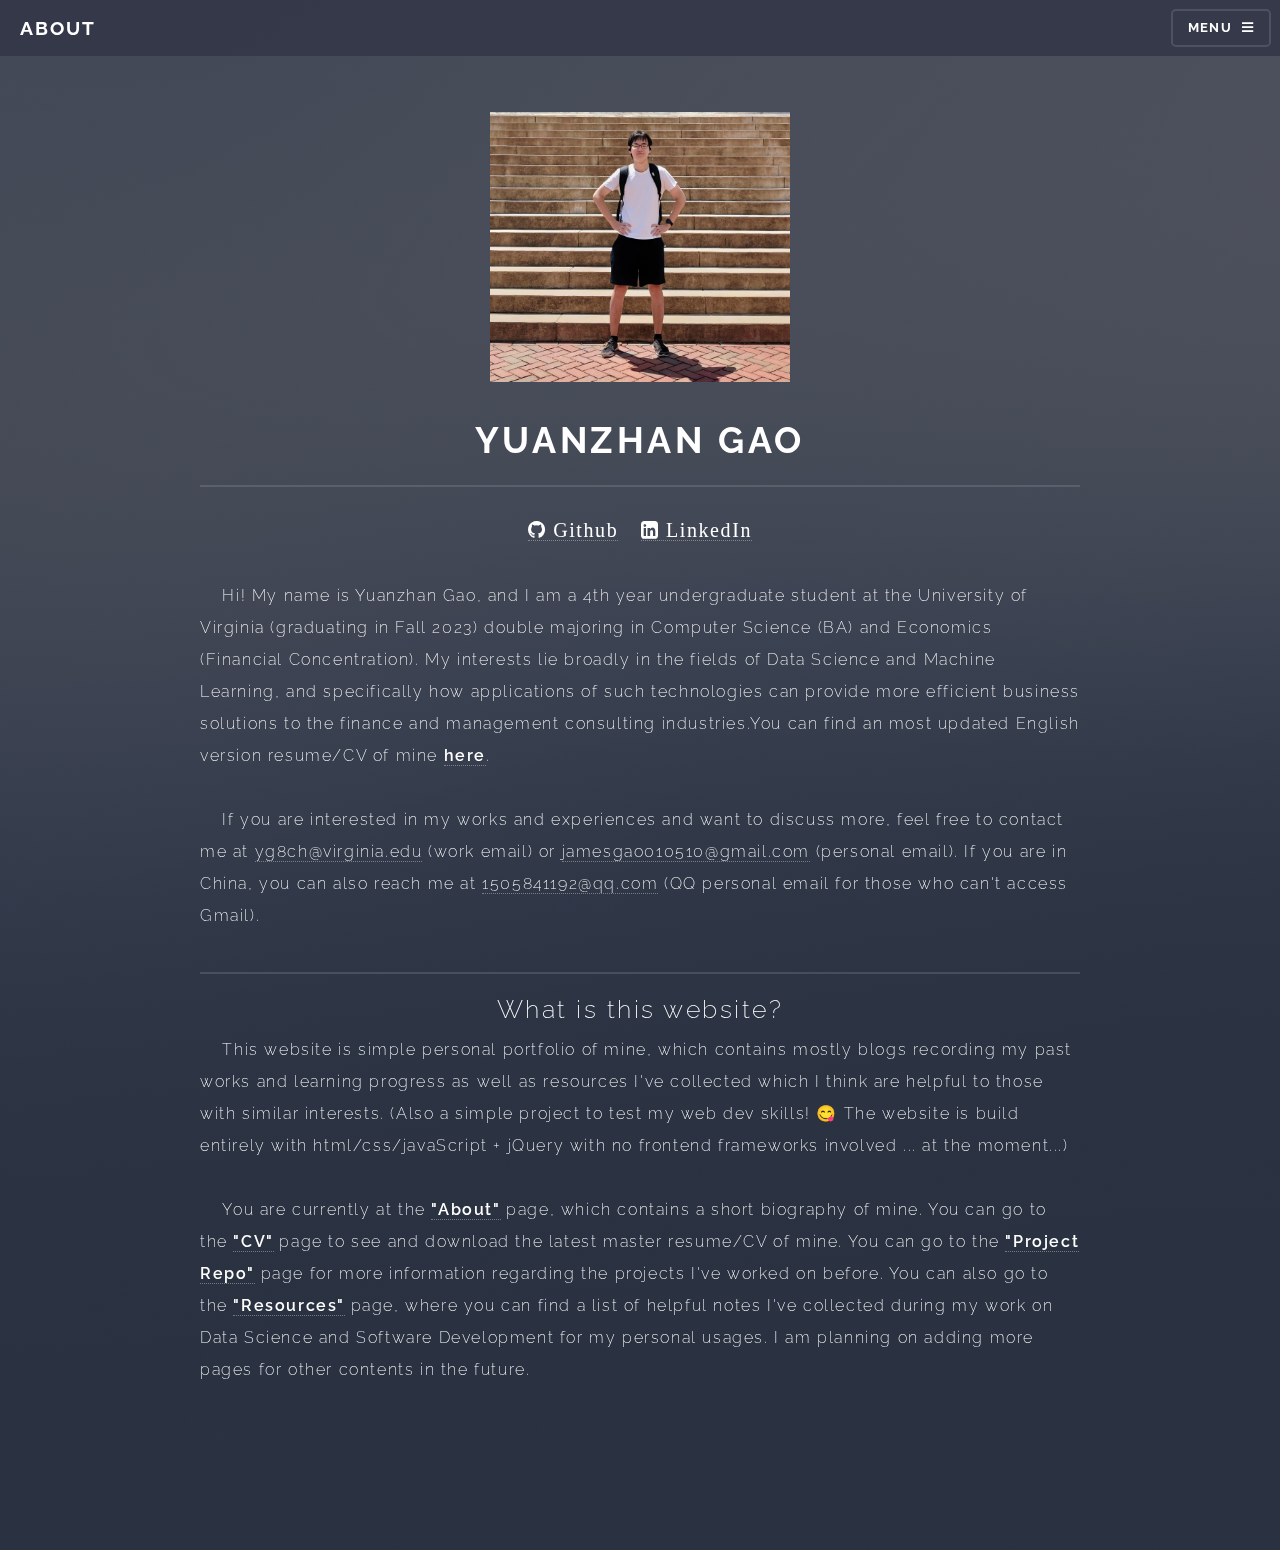
<file: index.html>
<!DOCTYPE HTML>
<!--
	Solid State by HTML5 UP
	html5up.net | @ajlkn
	Free for personal and commercial use under the CCA 3.0 license (html5up.net/license)
-->
<html>
<head>
    <title>Yuanzhan Gao | Home Page</title>
    <meta charset="utf-8"/>
    <meta name="viewport" content="width=device-width, initial-scale=1, user-scalable=no"/>
    <link rel="stylesheet" href="assets/css/main.css"/>
    <link rel="stylesheet" href="https://cdnjs.cloudflare.com/ajax/libs/font-awesome/4.7.0/css/font-awesome.min.css">
    <noscript>
        <link rel="stylesheet" href="assets/css/noscript.css"/>
    </noscript>


</head>

<body class="is-preload">

<!-- Page Wrapper -->
<div id="page-wrapper">

    <!-- Header -->
    <header id="header">
        <h2 lang="en">About</h2>
        <h2 lang="zh">关于我</h2>
        <nav>
            <a lang="en" href="#menu">Menu</a>
            <a lang="zh" href="#menu">菜单</a>
<!--            <button id="lang-switch">中文版</button>-->
        </nav>
    </header>

    <!-- Menu -->
    <nav id="menu">
        <div class="inner">
            <h2 lang="en">Menu</h2>
            <h2 lang="zh">菜单</h2>
            <ul class="links">
                <li lang="en"><a href="index.html">About</a></li>
                <li lang="zh"><a href="index.html">关于我</a></li>
                <li lang="en"><a href="CV.html">CV & Resume</a></li>
                <li lang="zh"><a href="CV.html">个人简历</a></li>
                <li lang="en"><a href="Project_Repo.html">Project Repo</a></li>
                <li lang="zh"><a href="Project_Repo.html">个人项目</a></li>
                <li lang="en"><a href="Resources.html">Resources</a></li>
                <li lang="zh"><a href="Resources.html">资源</a></li>
            </ul>
        </div>
    </nav>

    <!-- Banner -->
    <section id="banner">
        <div class="inner">
            <div class="logo" style="text-align: center;">
                <img src="images/Selfie_cropped.jpg" alt="selfie" width="300" height="270">
            </div>

            <h2 lang="en" style="text-align: center;">Yuanzhan Gao</h2>
            <h2 lang="zh" style="text-align: center;">高远沾</h2>

            <p style="text-align: center;">
                <a href="https://github.com/YuanzhanGao" target="_blank" class="fa fa-github" style="font-size:20px">
                    Github</a>&nbsp;&nbsp;&nbsp;
                <a lang="en" href="https://www.linkedin.com/in/yuanzhan-gao-8056b8202/" target="_blank"
                   class="fa fa-linkedin-square" style="font-size:20px"> LinkedIn</a>
                <a lang="zh" href="https://www.linkedin.com/in/yuanzhan-gao-8056b8202/" target="_blank"
                   class="fa fa-linkedin-square" style="font-size:20px"> 领英主页</a>
            </p>
        </div>

        <div class="inner">
            <div class="content">

                <!-- Paragraph 1 -->
                <p lang="en">
                    &nbsp;&nbsp;&nbsp;&nbsp;Hi! My name is Yuanzhan Gao, and I am a 4th year undergraduate student at the University of Virginia
                    (graduating in Fall 2023)
                    double majoring in Computer Science (BA) and Economics (Financial Concentration). My interests lie
                    broadly in the fields of Data Science and Machine Learning, and specifically how applications of
                    such technologies can provide more efficient business solutions to the finance and management consulting
                    industries.You can find an most updated English version resume/CV of mine <strong><a
                        href="documents/YuanzhanGao_Resume_English_Master.pdf" target="_blank"
                        >here</a></strong>.

                </p>


                <p lang="zh">
                    您好！我的名字是高远沾，是弗吉尼亚大学的大四本科生（预计于2023年秋季毕业），主修计算机科学和金融经济学。
                    我对数据科学和机器学习领域有广泛的兴趣，特别是如何将这些技术应用于金融和管理咨询行业，为其提供更高效的商业解决方案。
                    您可以在<strong><a href="documents/YuanzhanGao_Resume_English_Master.pdf" target="_blank"
                                       style="color:#ADD8E6;">这里</a></strong>找到我的简历。
                </p>

                <!-- Paragraph 2 -->
                <p lang="en">
                    &nbsp;&nbsp;&nbsp;&nbsp;If you are interested in my works and experiences and want to discuss more, feel free to contact me
                    at
                    <a href="mailto: yg8ch@virginia.edu">yg8ch@virginia.edu</a> (work email) or
                    <a href="mailto: jamesgao010510@gmail.com">jamesgao010510@gmail.com</a> (personal email). If you are
                    in China,
                    you can also reach me at <a href="mailto: 1505841192@qq.com">1505841192@qq.com</a> (QQ personal
                    email for those
                    who can't access Gmail).
                </p>

                <p lang="zh">
                    如果您对我过去的工作经验感兴趣并想进一步讨论，请通过<a href="mailto:yg8ch@virginia.edu">yg8ch@virginia.edu</a>（工作邮箱）
                    或 <a href="mailto:jamesgao010510@gmail.com">jamesgao010510@gmail.com</a>（个人邮箱）来联系我。如果您在中国无法使用
                    Gmail，您也可以通过<a href="mailto:1505841192@qq.com">1505841192@qq.com</a>来联系我。
                </p>

                <hr style="margin-bottom: 10px;">
                <p style="text-align: center; font-size: 25px; margin-top: 0px; margin-bottom: 0px;">
                    What is this website?
                </p>
                <p>
                    &nbsp;&nbsp;&nbsp;&nbsp;This website is simple personal portfolio of mine, which contains mostly
                    blogs recording my past works and learning progress
                    as well as resources I've collected which I think are helpful to those with similar interests. (Also a simple project to
                    test my web dev skills! &#128523; The website is build entirely with html/css/javaScript + jQuery with no frontend
                    frameworks involved ... at the moment...)
                </p>

                <p lang="en">
                    &nbsp;&nbsp;&nbsp;&nbsp;You are currently at the <strong><a href="index.html" target="_blank">"About"</a></strong> page, which contains
                    a short biography of mine.
                    You can go to the <strong><a href="CV.html" target="_blank">"CV"</a></strong> page to see and download
                    the latest master resume/CV of mine.
                    You can go to the <strong><a href="Project_Repo.html" target="_blank">"Project Repo"</a></strong>
                    page for more information regarding the projects I've worked on before. You can also go to the
                    <strong><a href="Resources.html" target="_blank">"Resources"</a></strong> page, where you can find
                    a list of helpful notes I've collected during my work on Data Science and Software Development
                    for my personal usages. I am planning on adding more pages for other contents in the future.


                </p>

            </div>
        </div>

    </section>

</div>

    <!-- Scripts -->
    <script>
        if (!localStorage.getItem("lanVar")) {
            // Key doesn't exist, so set its value
            localStorage.setItem("lanVar", "en");
        }
    </script>

    <script src="assets/js/jquery.min.js"></script>
    <script src="assets/js/jquery.scrollex.min.js"></script>
    <script src="assets/js/browser.min.js"></script>
    <script src="assets/js/breakpoints.min.js"></script>
    <script src="assets/js/util.js"></script>
    <script src="assets/js/main.js"></script>
    <script src="assets/js/Yuanzhan_util.js"></script>

</body>
</html>
</file>
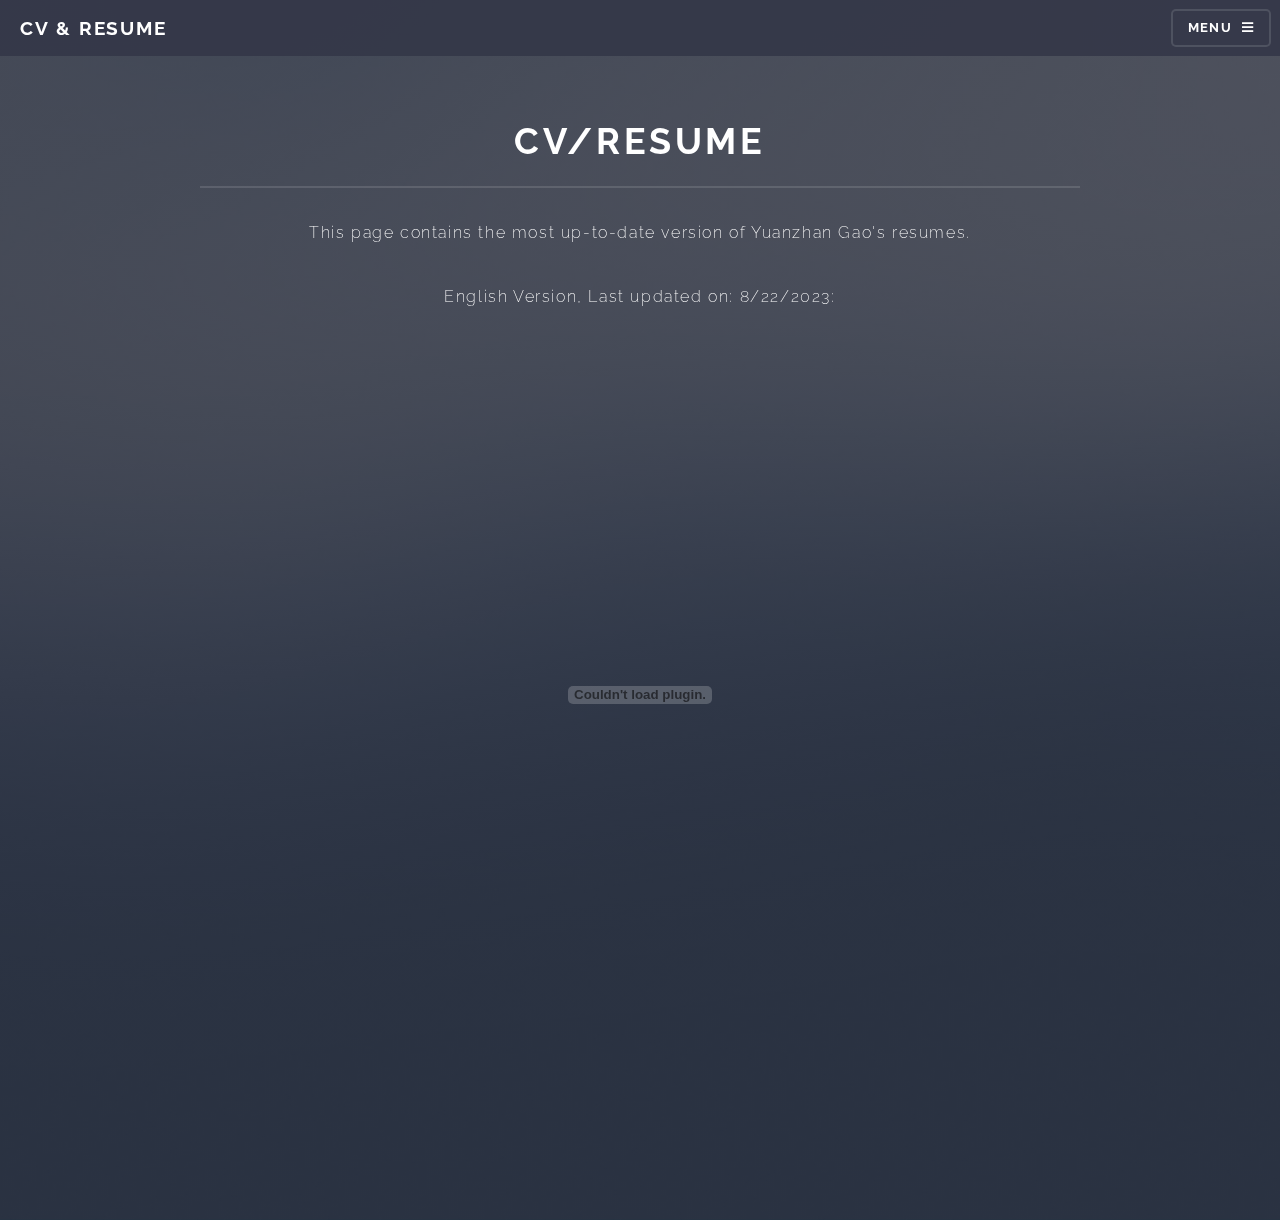
<file: CV.html>
<!DOCTYPE HTML>
<!--
	Solid State by HTML5 UP
	html5up.net | @ajlkn
	Free for personal and commercial use under the CCA 3.0 license (html5up.net/license)
-->
<html>
<head>
    <title>Yuanzhan Gao | CV & Resume</title>
    <meta charset="utf-8"/>
    <meta name="viewport" content="width=device-width, initial-scale=1, user-scalable=no"/>
    <link rel="stylesheet" href="assets/css/main.css"/>
    <link rel="stylesheet" href="https://cdnjs.cloudflare.com/ajax/libs/font-awesome/4.7.0/css/font-awesome.min.css">
    <noscript>
        <link rel="stylesheet" href="assets/css/noscript.css"/>
    </noscript>

</head>
<body class="is-preload">

<!-- Page Wrapper -->
<div id="page-wrapper">

    <!-- Header -->
    <header id="header">
        <h2 lang="en">CV & Resume</h2>
        <h2 lang="zh">个人简历</h2>
        <nav>
            <a lang="en" href="#menu">Menu</a>
            <a lang="zh" href="#menu">菜单</a>
<!--            <button id="lang-switch">中文版</button>-->
        </nav>
    </header>

    <!-- Menu -->
    <nav id="menu">
        <div class="inner">
            <h2 lang="en">Menu</h2>
            <h2 lang="zh">菜单</h2>
            <ul class="links">
                <li lang="en"><a href="index.html">About</a></li>
                <li lang="zh"><a href="index.html">关于我</a></li>
                <li lang="en"><a href="CV.html">CV & Resume</a></li>
                <li lang="zh"><a href="CV.html">个人简历</a></li>
                <li lang="en"><a href="Project_Repo.html">Project Repo</a></li>
                <li lang="zh"><a href="Project_Repo.html">个人项目</a></li>
                <li lang="en"><a href="Resources.html">Resources</a></li>
                <li lang="zh"><a href="Resources.html">资源</a></li>
            </ul>
        </div>
    </nav>

    <!-- Banner -->
    <section id="banner">
        <div class="inner">
            <h2 lang = "en" style="text-align: center;">CV/Resume</h2>
            <h2 lang = "zh" style="text-align: center;">个人简历</h2>
            <p lang = "en" style="text-align: center;">This page contains the most up-to-date version of Yuanzhan Gao's resumes.</p>
            <p lang = "zh" style="text-align: center;">本页中包含了本人最新的个人简历。</p>
        </div>

        <div class="inner">
            <div class="content" style="text-align: center;">
                <p lang = "en">English Version, Last updated on: 8/22/2023: </p>
                <p lang = "zh">英文版，上次更新于 8/22/2023: </p>
                <p>
                    <object data="documents/YuanzhanGao_Resume_English_Master.pdf"
                            type="application/pdf" width="500" height="700">
                    </object>
                </p>

            </div>

        </div>

    </section>


</div>

</body>

    <!-- Scripts -->
    <script src="assets/js/jquery.min.js"></script>
    <script src="assets/js/jquery.scrollex.min.js"></script>
    <script src="assets/js/browser.min.js"></script>
    <script src="assets/js/breakpoints.min.js"></script>
    <script src="assets/js/util.js"></script>
    <script src="assets/js/main.js"></script>
    <script src="assets/js/Yuanzhan_util.js"></script>

</html>
</file>
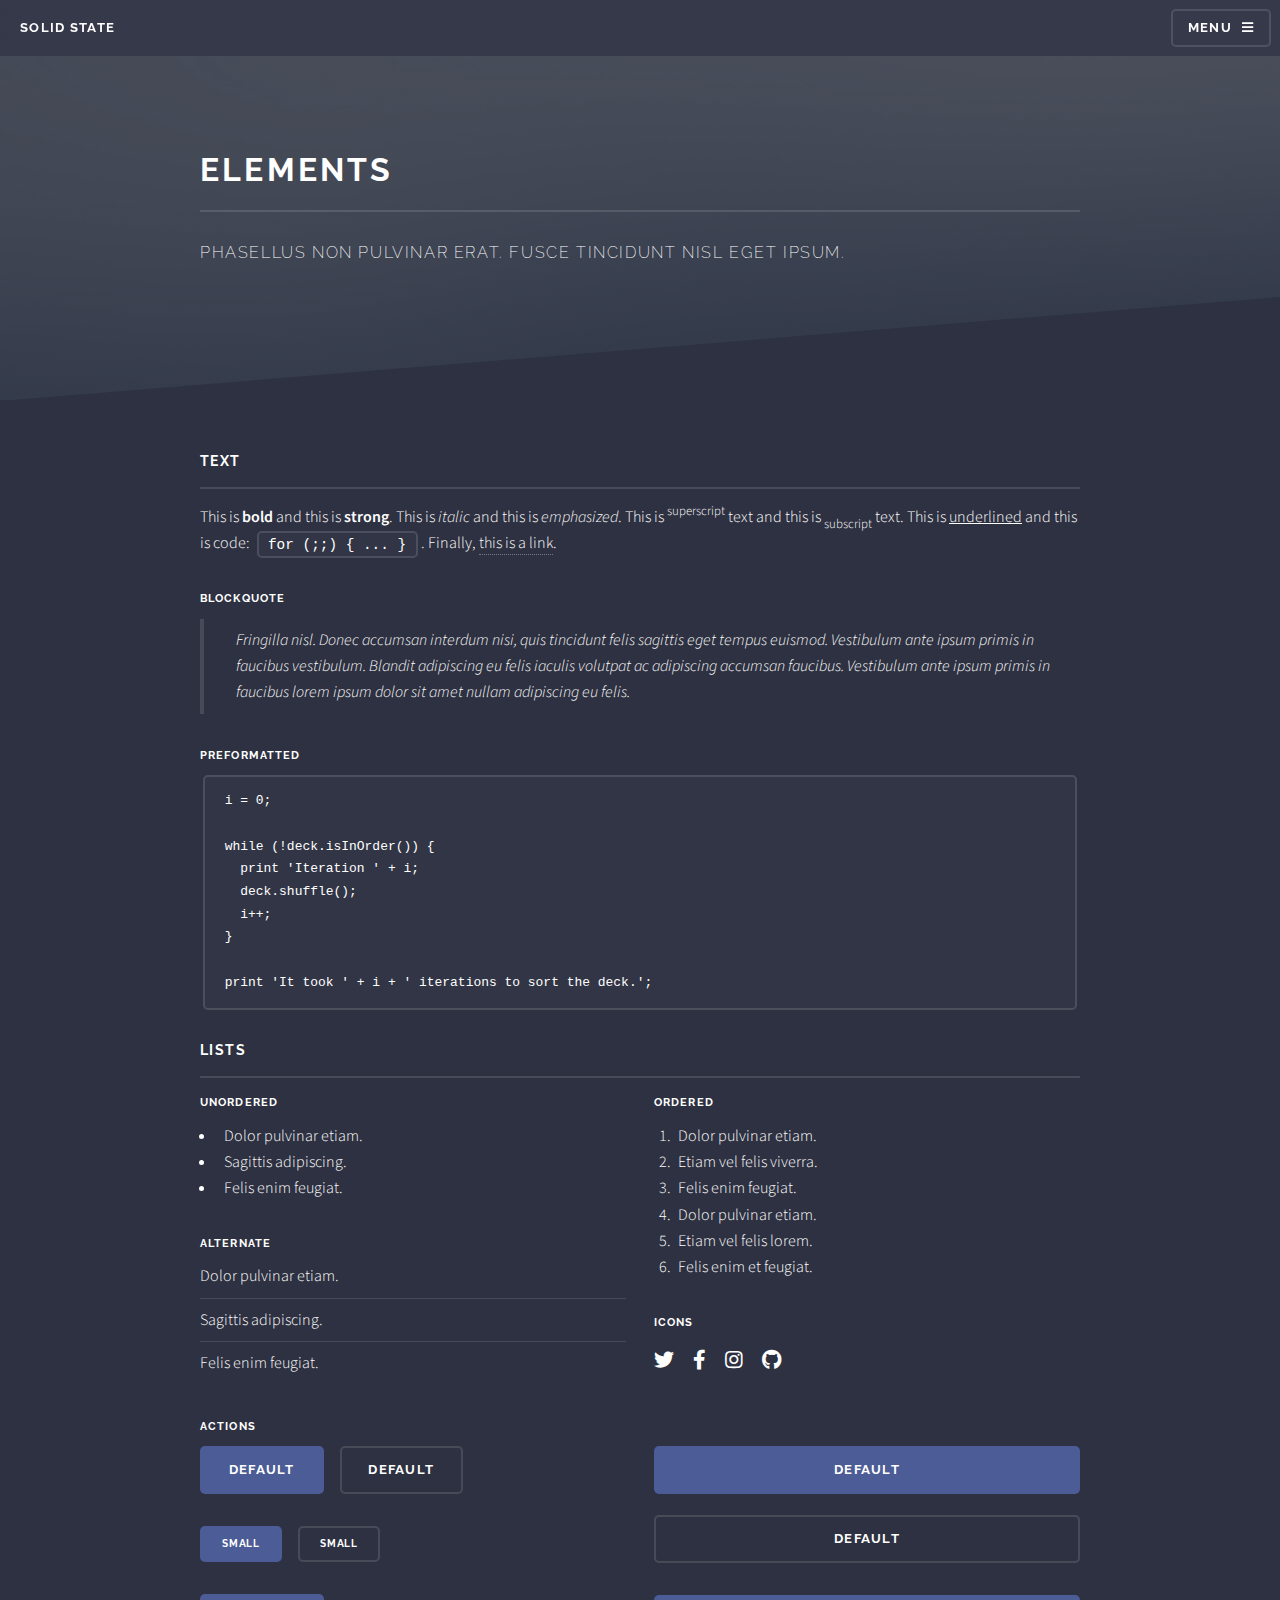
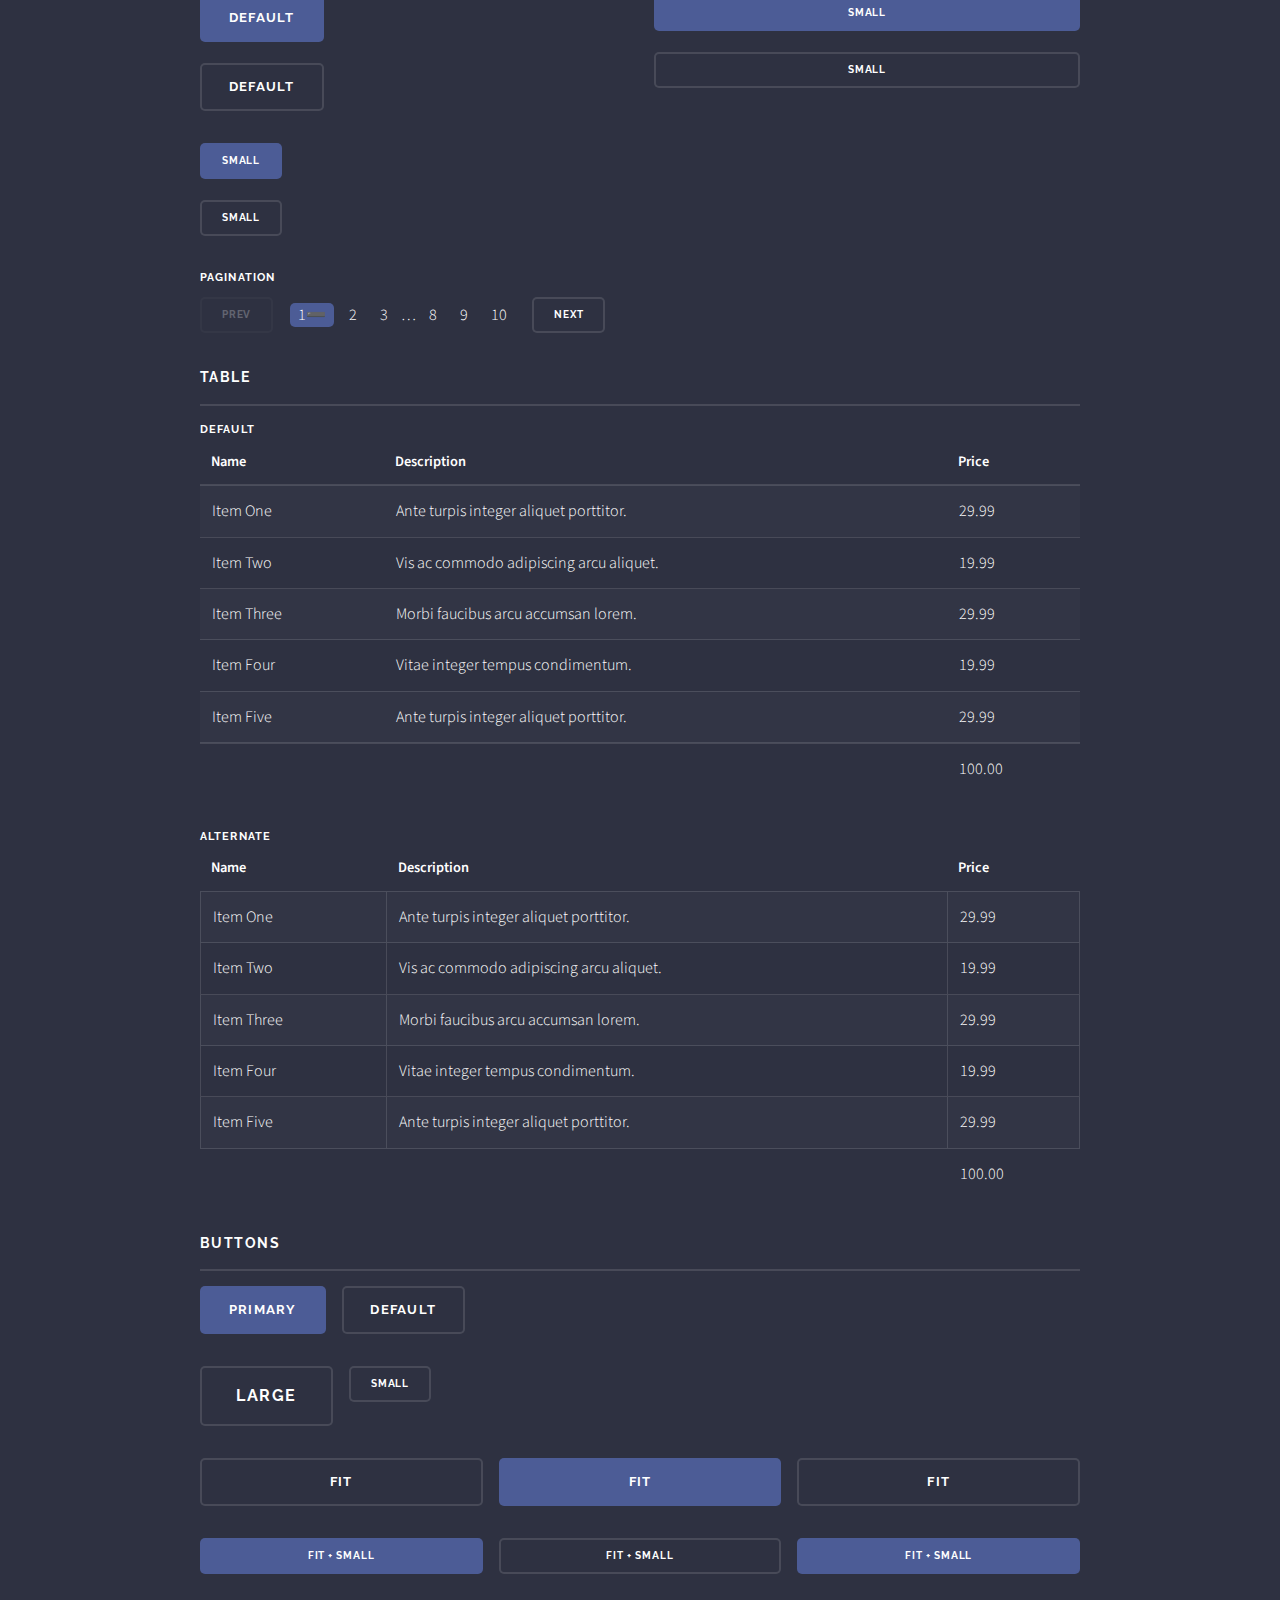
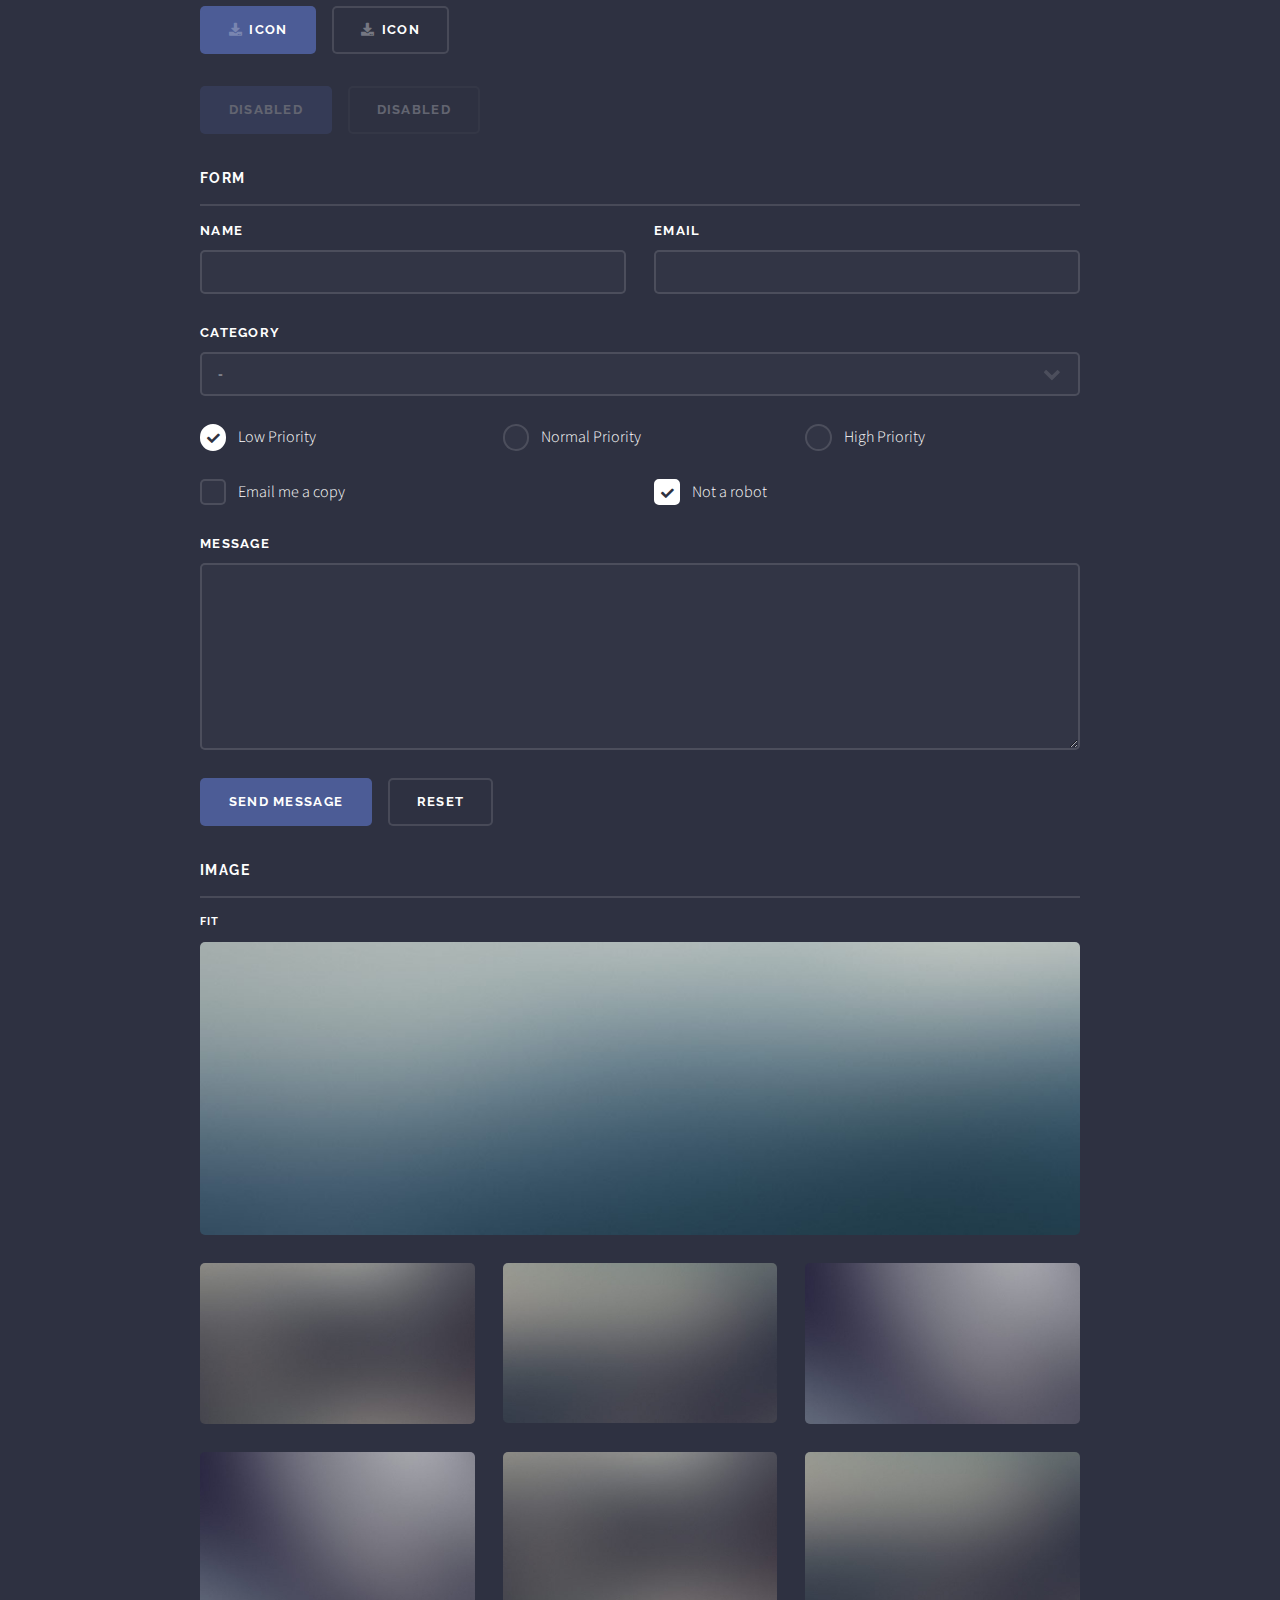
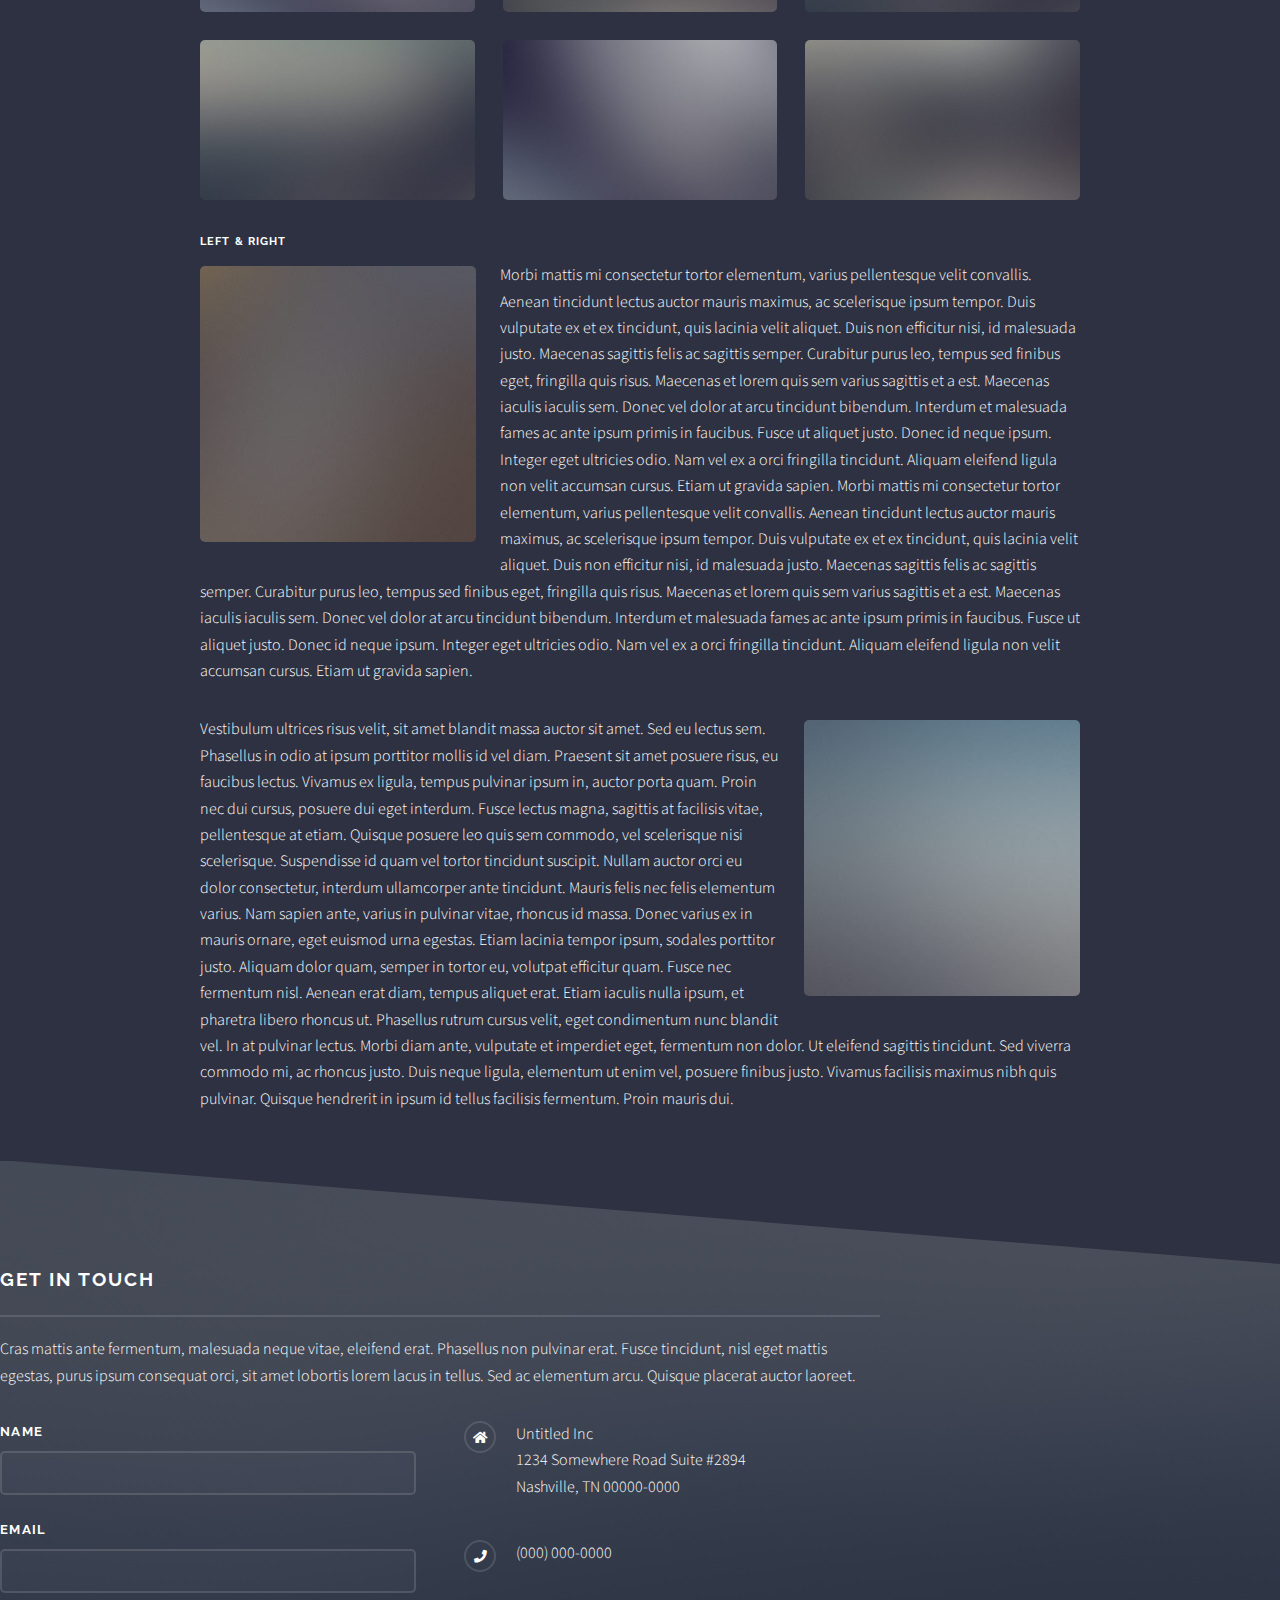
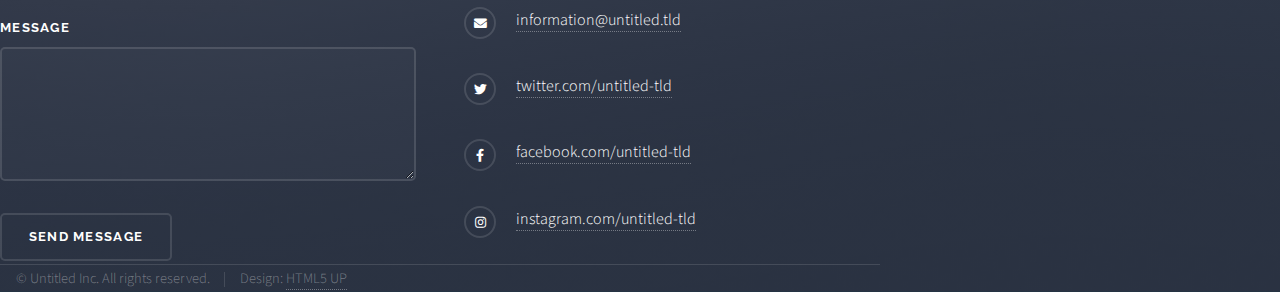
<file: elements.html>
<!DOCTYPE HTML>
<!--
	Solid State by HTML5 UP
	html5up.net | @ajlkn
	Free for personal and commercial use under the CCA 3.0 license (html5up.net/license)
-->
<html>
	<head>
		<title>Elements - Solid State by HTML5 UP</title>
		<meta charset="utf-8" />
		<meta name="viewport" content="width=device-width, initial-scale=1, user-scalable=no" />
		<link rel="stylesheet" href="assets/css/main.css" />
		<noscript><link rel="stylesheet" href="assets/css/noscript.css" /></noscript>
	</head>
	<body class="is-preload">

		<!-- Page Wrapper -->
			<div id="page-wrapper">

				<!-- Header -->
					<header id="header">
						<h1><a href="index.html">Solid State</a></h1>
						<nav>
							<a href="#menu">Menu</a>
						</nav>
					</header>

				<!-- Menu -->
					<nav id="menu">
						<div class="inner">
							<h2>Menu</h2>
							<ul class="links">
								<li><a href="index.html">Home</a></li>
								<li><a href="generic.html">Generic</a></li>
								<li><a href="elements.html">Elements</a></li>
								<li><a href="#">Log In</a></li>
								<li><a href="#">Sign Up</a></li>
							</ul>
							<a href="#" class="close">Close</a>
						</div>
					</nav>

				<!-- Wrapper -->
					<section id="wrapper">
						<header>
							<div class="inner">
								<h2>Elements</h2>
								<p>Phasellus non pulvinar erat. Fusce tincidunt nisl eget ipsum.</p>
							</div>
						</header>

						<!-- Content -->
							<div class="wrapper">
								<div class="inner">

									<section>
										<h3 class="major">Text</h3>
										<p>This is <b>bold</b> and this is <strong>strong</strong>. This is <i>italic</i> and this is <em>emphasized</em>.
										This is <sup>superscript</sup> text and this is <sub>subscript</sub> text.
										This is <u>underlined</u> and this is code: <code>for (;;) { ... }</code>. Finally, <a href="#">this is a link</a>.</p>
										<h4>Blockquote</h4>
										<blockquote>Fringilla nisl. Donec accumsan interdum nisi, quis tincidunt felis sagittis eget tempus euismod. Vestibulum ante ipsum primis in faucibus vestibulum. Blandit adipiscing eu felis iaculis volutpat ac adipiscing accumsan faucibus. Vestibulum ante ipsum primis in faucibus lorem ipsum dolor sit amet nullam adipiscing eu felis.</blockquote>
										<h4>Preformatted</h4>
										<pre><code>i = 0;

while (!deck.isInOrder()) {
  print 'Iteration ' + i;
  deck.shuffle();
  i++;
}

print 'It took ' + i + ' iterations to sort the deck.';</code></pre>
									</section>

									<section>
										<h3 class="major">Lists</h3>
										<div class="row">
											<div class="col-6 col-12-medium">
												<h4>Unordered</h4>
												<ul>
													<li>Dolor pulvinar etiam.</li>
													<li>Sagittis adipiscing.</li>
													<li>Felis enim feugiat.</li>
												</ul>
												<h4>Alternate</h4>
												<ul class="alt">
													<li>Dolor pulvinar etiam.</li>
													<li>Sagittis adipiscing.</li>
													<li>Felis enim feugiat.</li>
												</ul>
											</div>
											<div class="col-6 col-12-medium">
												<h4>Ordered</h4>
												<ol>
													<li>Dolor pulvinar etiam.</li>
													<li>Etiam vel felis viverra.</li>
													<li>Felis enim feugiat.</li>
													<li>Dolor pulvinar etiam.</li>
													<li>Etiam vel felis lorem.</li>
													<li>Felis enim et feugiat.</li>
												</ol>
												<h4>Icons</h4>
												<ul class="icons">
													<li><a href="#" class="icon brands fa-twitter"><span class="label">Twitter</span></a></li>
													<li><a href="#" class="icon brands fa-facebook-f"><span class="label">Facebook</span></a></li>
													<li><a href="#" class="icon brands fa-instagram"><span class="label">Instagram</span></a></li>
													<li><a href="#" class="icon brands fa-github"><span class="label">Github</span></a></li>
												</ul>
											</div>
										</div>
										<h4>Actions</h4>
										<div class="row">
											<div class="col-6 col-12-medium">
												<ul class="actions">
													<li><a href="#" class="button primary">Default</a></li>
													<li><a href="#" class="button">Default</a></li>
												</ul>
												<ul class="actions small">
													<li><a href="#" class="button primary small">Small</a></li>
													<li><a href="#" class="button small">Small</a></li>
												</ul>
												<ul class="actions stacked">
													<li><a href="#" class="button primary">Default</a></li>
													<li><a href="#" class="button">Default</a></li>
												</ul>
												<ul class="actions stacked small">
													<li><a href="#" class="button primary small">Small</a></li>
													<li><a href="#" class="button small">Small</a></li>
												</ul>
											</div>
											<div class="col-6 col-12-medium">
												<ul class="actions stacked">
													<li><a href="#" class="button primary fit">Default</a></li>
													<li><a href="#" class="button fit">Default</a></li>
												</ul>
												<ul class="actions stacked small">
													<li><a href="#" class="button primary small fit">Small</a></li>
													<li><a href="#" class="button small fit">Small</a></li>
												</ul>
											</div>
										</div>
										<h4>Pagination</h4>
										<ul class="pagination">
											<li><span class="button small disabled">Prev</span></li>
											<li><a href="#" class="page active">1</a></li>
											<li><a href="#" class="page">2</a></li>
											<li><a href="#" class="page">3</a></li>
											<li><span>&hellip;</span></li>
											<li><a href="#" class="page">8</a></li>
											<li><a href="#" class="page">9</a></li>
											<li><a href="#" class="page">10</a></li>
											<li><a href="#" class="button small">Next</a></li>
										</ul>
									</section>

									<section>
										<h3 class="major">Table</h3>
										<h4>Default</h4>
										<div class="table-wrapper">
											<table>
												<thead>
													<tr>
														<th>Name</th>
														<th>Description</th>
														<th>Price</th>
													</tr>
												</thead>
												<tbody>
													<tr>
														<td>Item One</td>
														<td>Ante turpis integer aliquet porttitor.</td>
														<td>29.99</td>
													</tr>
													<tr>
														<td>Item Two</td>
														<td>Vis ac commodo adipiscing arcu aliquet.</td>
														<td>19.99</td>
													</tr>
													<tr>
														<td>Item Three</td>
														<td> Morbi faucibus arcu accumsan lorem.</td>
														<td>29.99</td>
													</tr>
													<tr>
														<td>Item Four</td>
														<td>Vitae integer tempus condimentum.</td>
														<td>19.99</td>
													</tr>
													<tr>
														<td>Item Five</td>
														<td>Ante turpis integer aliquet porttitor.</td>
														<td>29.99</td>
													</tr>
												</tbody>
												<tfoot>
													<tr>
														<td colspan="2"></td>
														<td>100.00</td>
													</tr>
												</tfoot>
											</table>
										</div>

										<h4>Alternate</h4>
										<div class="table-wrapper">
											<table class="alt">
												<thead>
													<tr>
														<th>Name</th>
														<th>Description</th>
														<th>Price</th>
													</tr>
												</thead>
												<tbody>
													<tr>
														<td>Item One</td>
														<td>Ante turpis integer aliquet porttitor.</td>
														<td>29.99</td>
													</tr>
													<tr>
														<td>Item Two</td>
														<td>Vis ac commodo adipiscing arcu aliquet.</td>
														<td>19.99</td>
													</tr>
													<tr>
														<td>Item Three</td>
														<td> Morbi faucibus arcu accumsan lorem.</td>
														<td>29.99</td>
													</tr>
													<tr>
														<td>Item Four</td>
														<td>Vitae integer tempus condimentum.</td>
														<td>19.99</td>
													</tr>
													<tr>
														<td>Item Five</td>
														<td>Ante turpis integer aliquet porttitor.</td>
														<td>29.99</td>
													</tr>
												</tbody>
												<tfoot>
													<tr>
														<td colspan="2"></td>
														<td>100.00</td>
													</tr>
												</tfoot>
											</table>
										</div>
									</section>

									<section>
										<h3 class="major">Buttons</h3>
										<ul class="actions">
											<li><a href="#" class="button primary">Primary</a></li>
											<li><a href="#" class="button">Default</a></li>
										</ul>
										<ul class="actions">
											<li><a href="#" class="button large">Large</a></li>
											<li><a href="#" class="button small">Small</a></li>
										</ul>
										<ul class="actions fit">
											<li><a href="#" class="button fit">Fit</a></li>
											<li><a href="#" class="button primary fit">Fit</a></li>
											<li><a href="#" class="button fit">Fit</a></li>
										</ul>
										<ul class="actions fit small">
											<li><a href="#" class="button primary fit small">Fit + Small</a></li>
											<li><a href="#" class="button fit small">Fit + Small</a></li>
											<li><a href="#" class="button primary fit small">Fit + Small</a></li>
										</ul>
										<ul class="actions">
											<li><a href="#" class="button primary icon solid fa-download">Icon</a></li>
											<li><a href="#" class="button icon solid fa-download">Icon</a></li>
										</ul>
										<ul class="actions">
											<li><span class="button primary disabled">Disabled</span></li>
											<li><span class="button disabled">Disabled</span></li>
										</ul>
									</section>

									<section>
										<h3 class="major">Form</h3>
										<form method="post" action="#">
											<div class="row gtr-uniform">
												<div class="col-6 col-12-xsmall">
													<label for="demo-name">Name</label>
													<input type="text" name="demo-name" id="demo-name" value="" />
												</div>
												<div class="col-6 col-12-xsmall">
													<label for="demo-email">Email</label>
													<input type="email" name="demo-email" id="demo-email" value="" />
												</div>
												<div class="col-12">
													<label for="demo-category">Category</label>
													<select name="demo-category" id="demo-category">
														<option value="">-</option>
														<option value="1">Manufacturing</option>
														<option value="1">Shipping</option>
														<option value="1">Administration</option>
														<option value="1">Human Resources</option>
													</select>
												</div>
												<div class="col-4 col-12-small">
													<input type="radio" id="demo-priority-low" name="demo-priority" checked>
													<label for="demo-priority-low">Low Priority</label>
												</div>
												<div class="col-4 col-12-small">
													<input type="radio" id="demo-priority-normal" name="demo-priority">
													<label for="demo-priority-normal">Normal Priority</label>
												</div>
												<div class="col-4 col-12-small">
													<input type="radio" id="demo-priority-high" name="demo-priority">
													<label for="demo-priority-high">High Priority</label>
												</div>
												<div class="col-6 col-12-small">
													<input type="checkbox" id="demo-copy" name="demo-copy">
													<label for="demo-copy">Email me a copy</label>
												</div>
												<div class="col-6 col-12-small">
													<input type="checkbox" id="demo-human" name="demo-human" checked>
													<label for="demo-human">Not a robot</label>
												</div>
												<div class="col-12">
													<label for="demo-message">Message</label>
													<textarea name="demo-message" id="demo-message" rows="6"></textarea>
												</div>
												<div class="col-12">
													<ul class="actions">
														<li><input type="submit" value="Send Message" class="primary" /></li>
														<li><input type="reset" value="Reset" /></li>
													</ul>
												</div>
											</div>
										</form>
									</section>

									<section>
										<h3 class="major">Image</h3>
										<h4>Fit</h4>
										<div class="box alt">
											<div class="row gtr-uniform">
												<div class="col-12"><span class="image fit"><img src="images/pic08.jpg" alt="" /></span></div>
												<div class="col-4"><span class="image fit"><img src="images/pic05.jpg" alt="" /></span></div>
												<div class="col-4"><span class="image fit"><img src="images/pic06.jpg" alt="" /></span></div>
												<div class="col-4"><span class="image fit"><img src="images/pic07.jpg" alt="" /></span></div>
												<div class="col-4"><span class="image fit"><img src="images/pic07.jpg" alt="" /></span></div>
												<div class="col-4"><span class="image fit"><img src="images/pic05.jpg" alt="" /></span></div>
												<div class="col-4"><span class="image fit"><img src="images/pic06.jpg" alt="" /></span></div>
												<div class="col-4"><span class="image fit"><img src="images/pic06.jpg" alt="" /></span></div>
												<div class="col-4"><span class="image fit"><img src="images/pic07.jpg" alt="" /></span></div>
												<div class="col-4"><span class="image fit"><img src="images/pic05.jpg" alt="" /></span></div>
											</div>
										</div>
										<h4>Left &amp; Right</h4>
										<p><span class="image left"><img src="images/pic01.jpg" alt="" /></span>Morbi mattis mi consectetur tortor elementum, varius pellentesque velit convallis. Aenean tincidunt lectus auctor mauris maximus, ac scelerisque ipsum tempor. Duis vulputate ex et ex tincidunt, quis lacinia velit aliquet. Duis non efficitur nisi, id malesuada justo. Maecenas sagittis felis ac sagittis semper. Curabitur purus leo, tempus sed finibus eget, fringilla quis risus. Maecenas et lorem quis sem varius sagittis et a est. Maecenas iaculis iaculis sem. Donec vel dolor at arcu tincidunt bibendum. Interdum et malesuada fames ac ante ipsum primis in faucibus. Fusce ut aliquet justo. Donec id neque ipsum. Integer eget ultricies odio. Nam vel ex a orci fringilla tincidunt. Aliquam eleifend ligula non velit accumsan cursus. Etiam ut gravida sapien. Morbi mattis mi consectetur tortor elementum, varius pellentesque velit convallis. Aenean tincidunt lectus auctor mauris maximus, ac scelerisque ipsum tempor. Duis vulputate ex et ex tincidunt, quis lacinia velit aliquet. Duis non efficitur nisi, id malesuada justo. Maecenas sagittis felis ac sagittis semper. Curabitur purus leo, tempus sed finibus eget, fringilla quis risus. Maecenas et lorem quis sem varius sagittis et a est. Maecenas iaculis iaculis sem. Donec vel dolor at arcu tincidunt bibendum. Interdum et malesuada fames ac ante ipsum primis in faucibus. Fusce ut aliquet justo. Donec id neque ipsum. Integer eget ultricies odio. Nam vel ex a orci fringilla tincidunt. Aliquam eleifend ligula non velit accumsan cursus. Etiam ut gravida sapien.</p>
										<p><span class="image right"><img src="images/pic02.jpg" alt="" /></span>Vestibulum ultrices risus velit, sit amet blandit massa auctor sit amet. Sed eu lectus sem. Phasellus in odio at ipsum porttitor mollis id vel diam. Praesent sit amet posuere risus, eu faucibus lectus. Vivamus ex ligula, tempus pulvinar ipsum in, auctor porta quam. Proin nec dui cursus, posuere dui eget interdum. Fusce lectus magna, sagittis at facilisis vitae, pellentesque at etiam. Quisque posuere leo quis sem commodo, vel scelerisque nisi scelerisque. Suspendisse id quam vel tortor tincidunt suscipit. Nullam auctor orci eu dolor consectetur, interdum ullamcorper ante tincidunt. Mauris felis nec felis elementum varius. Nam sapien ante, varius in pulvinar vitae, rhoncus id massa. Donec varius ex in mauris ornare, eget euismod urna egestas. Etiam lacinia tempor ipsum, sodales porttitor justo. Aliquam dolor quam, semper in tortor eu, volutpat efficitur quam. Fusce nec fermentum nisl. Aenean erat diam, tempus aliquet erat. Etiam iaculis nulla ipsum, et pharetra libero rhoncus ut. Phasellus rutrum cursus velit, eget condimentum nunc blandit vel. In at pulvinar lectus. Morbi diam ante, vulputate et imperdiet eget, fermentum non dolor. Ut eleifend sagittis tincidunt. Sed viverra commodo mi, ac rhoncus justo. Duis neque ligula, elementum ut enim vel, posuere finibus justo. Vivamus facilisis maximus nibh quis pulvinar. Quisque hendrerit in ipsum id tellus facilisis fermentum. Proin mauris dui.</p>
									</section>

								</div>
							</div>

					</section>

				<!-- Footer -->
					<section id="footer">
						<div class="inner">
							<h2 class="major">Get in touch</h2>
							<p>Cras mattis ante fermentum, malesuada neque vitae, eleifend erat. Phasellus non pulvinar erat. Fusce tincidunt, nisl eget mattis egestas, purus ipsum consequat orci, sit amet lobortis lorem lacus in tellus. Sed ac elementum arcu. Quisque placerat auctor laoreet.</p>
							<form method="post" action="#">
								<div class="fields">
									<div class="field">
										<label for="name">Name</label>
										<input type="text" name="name" id="name" />
									</div>
									<div class="field">
										<label for="email">Email</label>
										<input type="email" name="email" id="email" />
									</div>
									<div class="field">
										<label for="message">Message</label>
										<textarea name="message" id="message" rows="4"></textarea>
									</div>
								</div>
								<ul class="actions">
									<li><input type="submit" value="Send Message" /></li>
								</ul>
							</form>
							<ul class="contact">
								<li class="icon solid fa-home">
									Untitled Inc<br />
									1234 Somewhere Road Suite #2894<br />
									Nashville, TN 00000-0000
								</li>
								<li class="icon solid fa-phone">(000) 000-0000</li>
								<li class="icon solid fa-envelope"><a href="#">information@untitled.tld</a></li>
								<li class="icon brands fa-twitter"><a href="#">twitter.com/untitled-tld</a></li>
								<li class="icon brands fa-facebook-f"><a href="#">facebook.com/untitled-tld</a></li>
								<li class="icon brands fa-instagram"><a href="#">instagram.com/untitled-tld</a></li>
							</ul>
							<ul class="copyright">
								<li>&copy; Untitled Inc. All rights reserved.</li><li>Design: <a href="http://html5up.net">HTML5 UP</a></li>
							</ul>
						</div>
					</section>

			</div>

		<!-- Scripts -->
			<script src="assets/js/jquery.min.js"></script>
			<script src="assets/js/jquery.scrollex.min.js"></script>
			<script src="assets/js/browser.min.js"></script>
			<script src="assets/js/breakpoints.min.js"></script>
			<script src="assets/js/util.js"></script>
			<script src="assets/js/main.js"></script>

	</body>
</html>
</file>
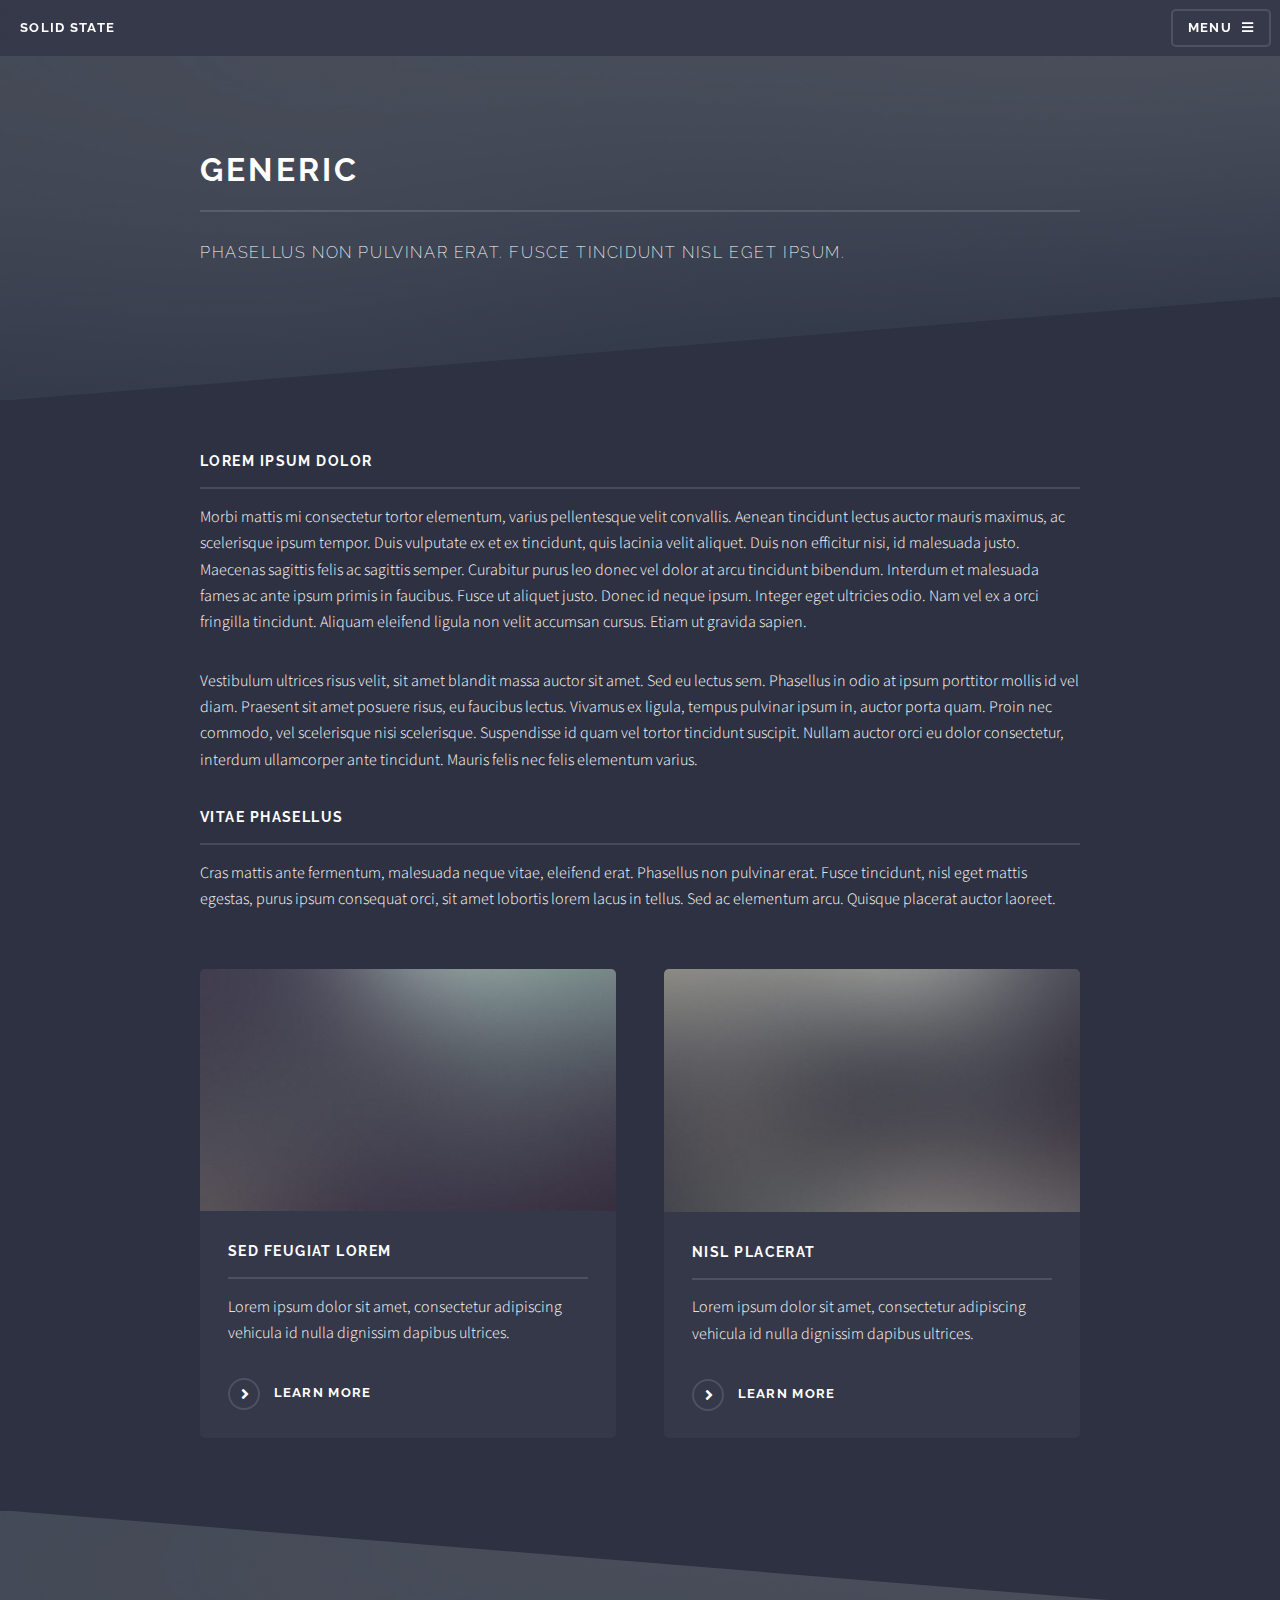
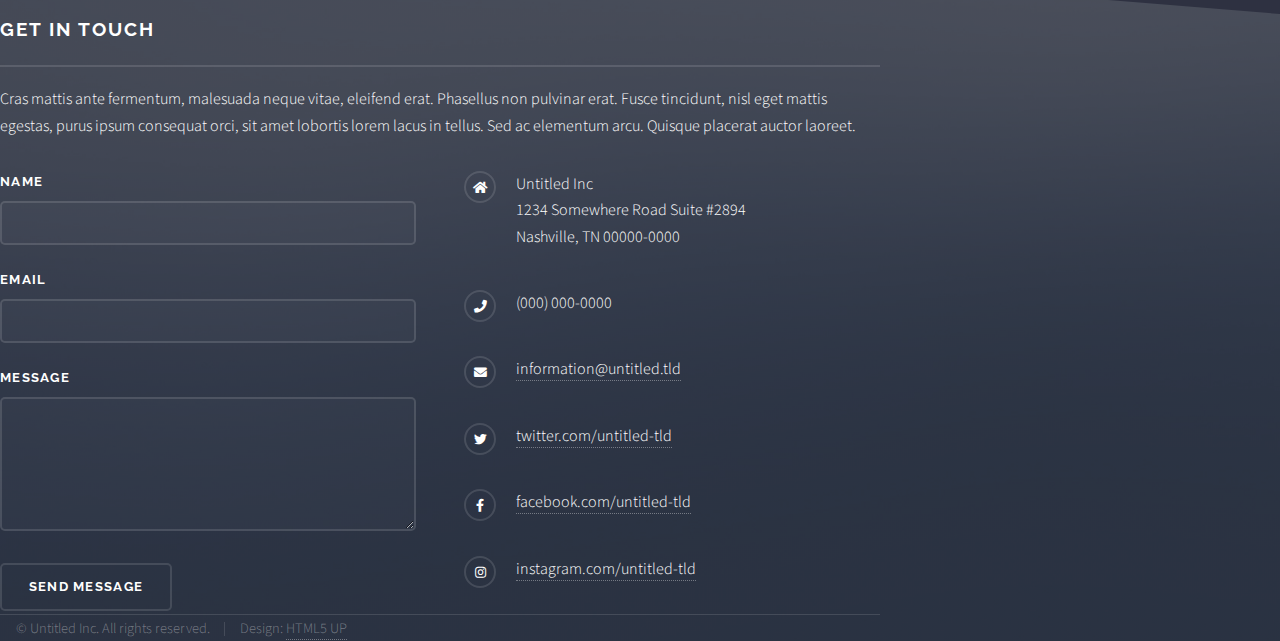
<file: generic.html>
<!DOCTYPE HTML>
<!--
	Solid State by HTML5 UP
	html5up.net | @ajlkn
	Free for personal and commercial use under the CCA 3.0 license (html5up.net/license)
-->
<html>
	<head>
		<title>Generic - Solid State by HTML5 UP</title>
		<meta charset="utf-8" />
		<meta name="viewport" content="width=device-width, initial-scale=1, user-scalable=no" />
		<link rel="stylesheet" href="assets/css/main.css" />
		<noscript><link rel="stylesheet" href="assets/css/noscript.css" /></noscript>
	</head>
	<body class="is-preload">

		<!-- Page Wrapper -->
			<div id="page-wrapper">

				<!-- Header -->
					<header id="header">
						<h1><a href="index.html">Solid State</a></h1>
						<nav>
							<a href="#menu">Menu</a>
						</nav>
					</header>

				<!-- Menu -->
					<nav id="menu">
						<div class="inner">
							<h2>Menu</h2>
							<ul class="links">
								<li><a href="index.html">Home</a></li>
								<li><a href="generic.html">Generic</a></li>
								<li><a href="elements.html">Elements</a></li>
								<li><a href="#">Log In</a></li>
								<li><a href="#">Sign Up</a></li>
							</ul>
							<a href="#" class="close">Close</a>
						</div>
					</nav>

				<!-- Wrapper -->
					<section id="wrapper">
						<header>
							<div class="inner">
								<h2>Generic</h2>
								<p>Phasellus non pulvinar erat. Fusce tincidunt nisl eget ipsum.</p>
							</div>
						</header>

						<!-- Content -->
							<div class="wrapper">
								<div class="inner">

									<h3 class="major">Lorem ipsum dolor</h3>
									<p>Morbi mattis mi consectetur tortor elementum, varius pellentesque velit convallis. Aenean tincidunt lectus auctor mauris maximus, ac scelerisque ipsum tempor. Duis vulputate ex et ex tincidunt, quis lacinia velit aliquet. Duis non efficitur nisi, id malesuada justo. Maecenas sagittis felis ac sagittis semper. Curabitur purus leo donec vel dolor at arcu tincidunt bibendum. Interdum et malesuada fames ac ante ipsum primis in faucibus. Fusce ut aliquet justo. Donec id neque ipsum. Integer eget ultricies odio. Nam vel ex a orci fringilla tincidunt. Aliquam eleifend ligula non velit accumsan cursus. Etiam ut gravida sapien.</p>

									<p>Vestibulum ultrices risus velit, sit amet blandit massa auctor sit amet. Sed eu lectus sem. Phasellus in odio at ipsum porttitor mollis id vel diam. Praesent sit amet posuere risus, eu faucibus lectus. Vivamus ex ligula, tempus pulvinar ipsum in, auctor porta quam. Proin nec commodo, vel scelerisque nisi scelerisque. Suspendisse id quam vel tortor tincidunt suscipit. Nullam auctor orci eu dolor consectetur, interdum ullamcorper ante tincidunt. Mauris felis nec felis elementum varius.</p>

									<h3 class="major">Vitae phasellus</h3>
									<p>Cras mattis ante fermentum, malesuada neque vitae, eleifend erat. Phasellus non pulvinar erat. Fusce tincidunt, nisl eget mattis egestas, purus ipsum consequat orci, sit amet lobortis lorem lacus in tellus. Sed ac elementum arcu. Quisque placerat auctor laoreet.</p>

									<section class="features">
										<article>
											<a href="#" class="image"><img src="images/pic04.jpg" alt="" /></a>
											<h3 class="major">Sed feugiat lorem</h3>
											<p>Lorem ipsum dolor sit amet, consectetur adipiscing vehicula id nulla dignissim dapibus ultrices.</p>
											<a href="#" class="special">Learn more</a>
										</article>
										<article>
											<a href="#" class="image"><img src="images/pic05.jpg" alt="" /></a>
											<h3 class="major">Nisl placerat</h3>
											<p>Lorem ipsum dolor sit amet, consectetur adipiscing vehicula id nulla dignissim dapibus ultrices.</p>
											<a href="#" class="special">Learn more</a>
										</article>
									</section>

								</div>
							</div>

					</section>

				<!-- Footer -->
					<section id="footer">
						<div class="inner">
							<h2 class="major">Get in touch</h2>
							<p>Cras mattis ante fermentum, malesuada neque vitae, eleifend erat. Phasellus non pulvinar erat. Fusce tincidunt, nisl eget mattis egestas, purus ipsum consequat orci, sit amet lobortis lorem lacus in tellus. Sed ac elementum arcu. Quisque placerat auctor laoreet.</p>
							<form method="post" action="#">
								<div class="fields">
									<div class="field">
										<label for="name">Name</label>
										<input type="text" name="name" id="name" />
									</div>
									<div class="field">
										<label for="email">Email</label>
										<input type="email" name="email" id="email" />
									</div>
									<div class="field">
										<label for="message">Message</label>
										<textarea name="message" id="message" rows="4"></textarea>
									</div>
								</div>
								<ul class="actions">
									<li><input type="submit" value="Send Message" /></li>
								</ul>
							</form>
							<ul class="contact">
								<li class="icon solid fa-home">
									Untitled Inc<br />
									1234 Somewhere Road Suite #2894<br />
									Nashville, TN 00000-0000
								</li>
								<li class="icon solid fa-phone">(000) 000-0000</li>
								<li class="icon solid fa-envelope"><a href="#">information@untitled.tld</a></li>
								<li class="icon brands fa-twitter"><a href="#">twitter.com/untitled-tld</a></li>
								<li class="icon brands fa-facebook-f"><a href="#">facebook.com/untitled-tld</a></li>
								<li class="icon brands fa-instagram"><a href="#">instagram.com/untitled-tld</a></li>
							</ul>
							<ul class="copyright">
								<li>&copy; Untitled Inc. All rights reserved.</li><li>Design: <a href="http://html5up.net">HTML5 UP</a></li>
							</ul>
						</div>
					</section>

			</div>

		<!-- Scripts -->
			<script src="assets/js/jquery.min.js"></script>
			<script src="assets/js/jquery.scrollex.min.js"></script>
			<script src="assets/js/browser.min.js"></script>
			<script src="assets/js/breakpoints.min.js"></script>
			<script src="assets/js/util.js"></script>
			<script src="assets/js/main.js"></script>

	</body>
</html>
</file>
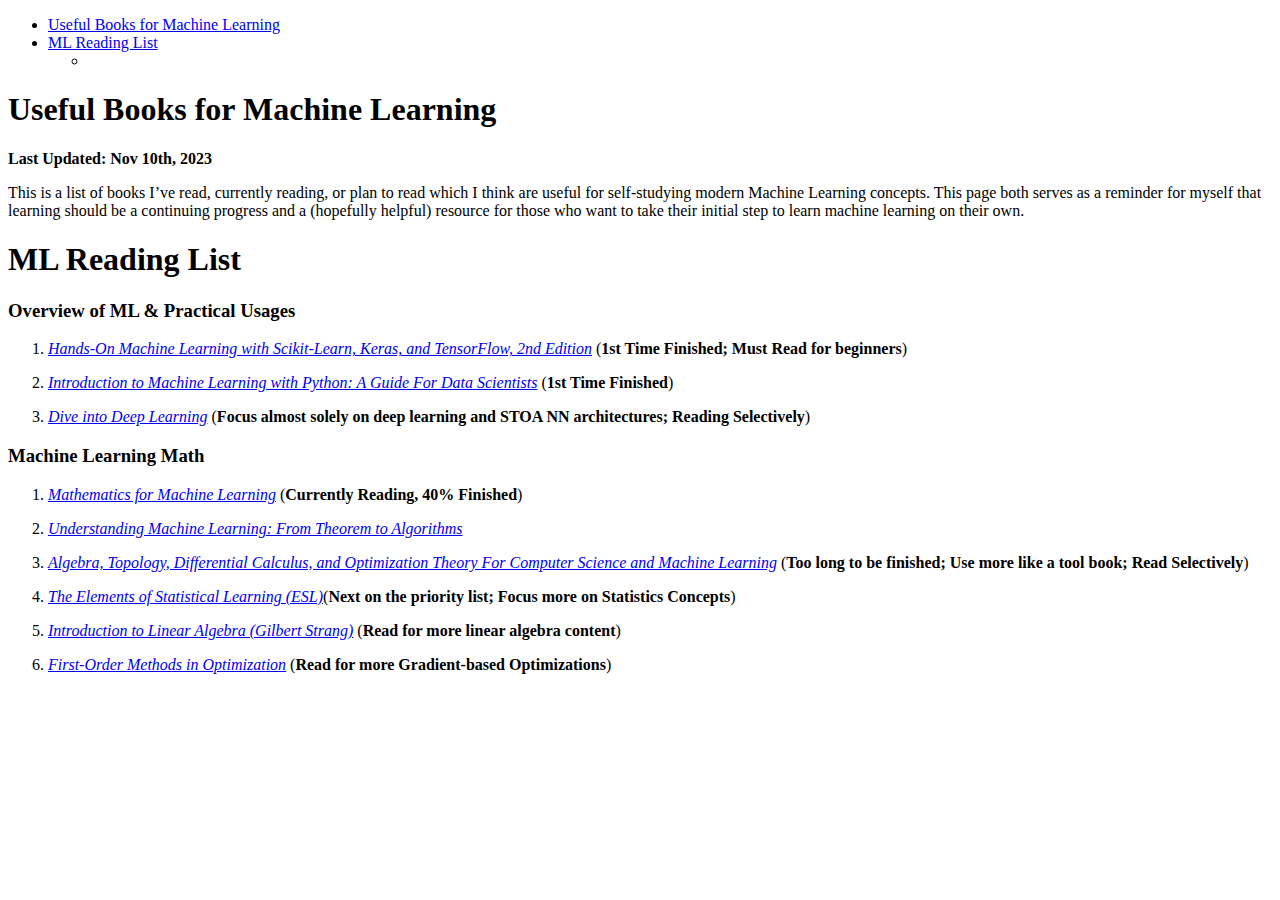
<file: ML_Resources.html>
﻿<!DOCTYPE html>
<html>

<head>
  <meta charset="utf-8">
  <meta name="viewport" content="width=device-width, initial-scale=1.0">
  <title>ML_Resources</title>
  <link rel="stylesheet" href="https://stackedit.io/style.css" />
</head>

<body class="stackedit">
  <div class="stackedit__left">
    <div class="stackedit__toc">
      
<ul>
<li><a href="#useful-books-for-machine-learning">Useful Books for Machine Learning</a></li>
<li><a href="#ml-reading-list">ML Reading List</a>
<ul>
<li></li>
</ul>
</li>
</ul>

    </div>
  </div>
  <div class="stackedit__right">
    <div class="stackedit__html">
      <h1 id="useful-books-for-machine-learning">Useful Books for Machine Learning</h1>
<p><strong>Last Updated: Nov 10th, 2023</strong></p>
<p>This is a list of books I’ve read, currently reading, or plan to read which I think are useful for self-studying modern Machine Learning concepts. This page both serves as a reminder for myself that learning should be a continuing progress and a (hopefully helpful) resource for those who want to take their initial step to learn machine learning on their own.</p>
<h1 id="ml-reading-list">ML Reading List</h1>
<h3 id="overview-of-ml--practical-usages">Overview of ML &amp; Practical Usages</h3>
<ol>
<li>
<p><a href="https://www.amazon.com/Hands-Machine-Learning-Scikit-Learn-TensorFlow/dp/1492032646"><em>Hands-On Machine Learning with Scikit-Learn, Keras, and TensorFlow, 2nd Edition</em></a> (<strong>1st Time Finished; Must Read for beginners</strong>)</p>
</li>
<li>
<p><a href="https://www.amazon.com/Introduction-Machine-Learning-Python-Scientists/dp/1449369413/ref=asc_df_1449369413/?tag=hyprod-20&amp;linkCode=df0&amp;hvadid=312280575053&amp;hvpos=&amp;hvnetw=g&amp;hvrand=17112550064860341064&amp;hvpone=&amp;hvptwo=&amp;hvqmt=&amp;hvdev=c&amp;hvdvcmdl=&amp;hvlocint=&amp;hvlocphy=9008337&amp;hvtargid=pla-423142395481&amp;psc=1"><em>Introduction to Machine Learning with Python: A Guide For Data Scientists</em></a> (<strong>1st Time Finished</strong>)</p>
</li>
<li>
<p><a href="https://d2l.ai/"><em>Dive into Deep Learning</em></a> (<strong>Focus almost solely on deep learning and STOA NN architectures; Reading Selectively</strong>)</p>
</li>
</ol>
<h3 id="machine-learning-math">Machine Learning Math</h3>
<ol>
<li>
<p><a href="https://mml-book.github.io/"><em>Mathematics for Machine Learning</em></a> (<strong>Currently Reading, 40% Finished</strong>)</p>
</li>
<li>
<p><a href="https://www.cs.huji.ac.il/~shais/UnderstandingMachineLearning/"><em>Understanding Machine Learning: From Theorem to Algorithms</em></a></p>
</li>
<li>
<p><a href="https://www.cis.upenn.edu/~jean/gbooks/geomath.html"><em>Algebra, Topology, Differential Calculus, and Optimization Theory For Computer Science and Machine Learning</em></a> (<strong>Too long to be finished; Use more like a tool book; Read Selectively</strong>)</p>
</li>
<li>
<p><a href="https://www.amazon.com/Elements-Statistical-Learning-Prediction-Statistics/dp/0387848576"><em>The Elements of Statistical Learning (ESL)</em></a>(<strong>Next on the priority list; Focus more on Statistics Concepts</strong>)</p>
</li>
<li>
<p><a href="https://math.mit.edu/~gs/linearalgebra/"><em>Introduction to Linear Algebra (Gilbert Strang)</em></a> (<strong>Read for more linear algebra content</strong>)</p>
</li>
<li>
<p><a href="https://epubs.siam.org/doi/10.1137/1.9781611974997"><em>First-Order Methods in Optimization</em></a> (<strong>Read for more Gradient-based Optimizations</strong>)</p>
</li>
</ol>

    </div>
  </div>
</body>

</html>
</file>
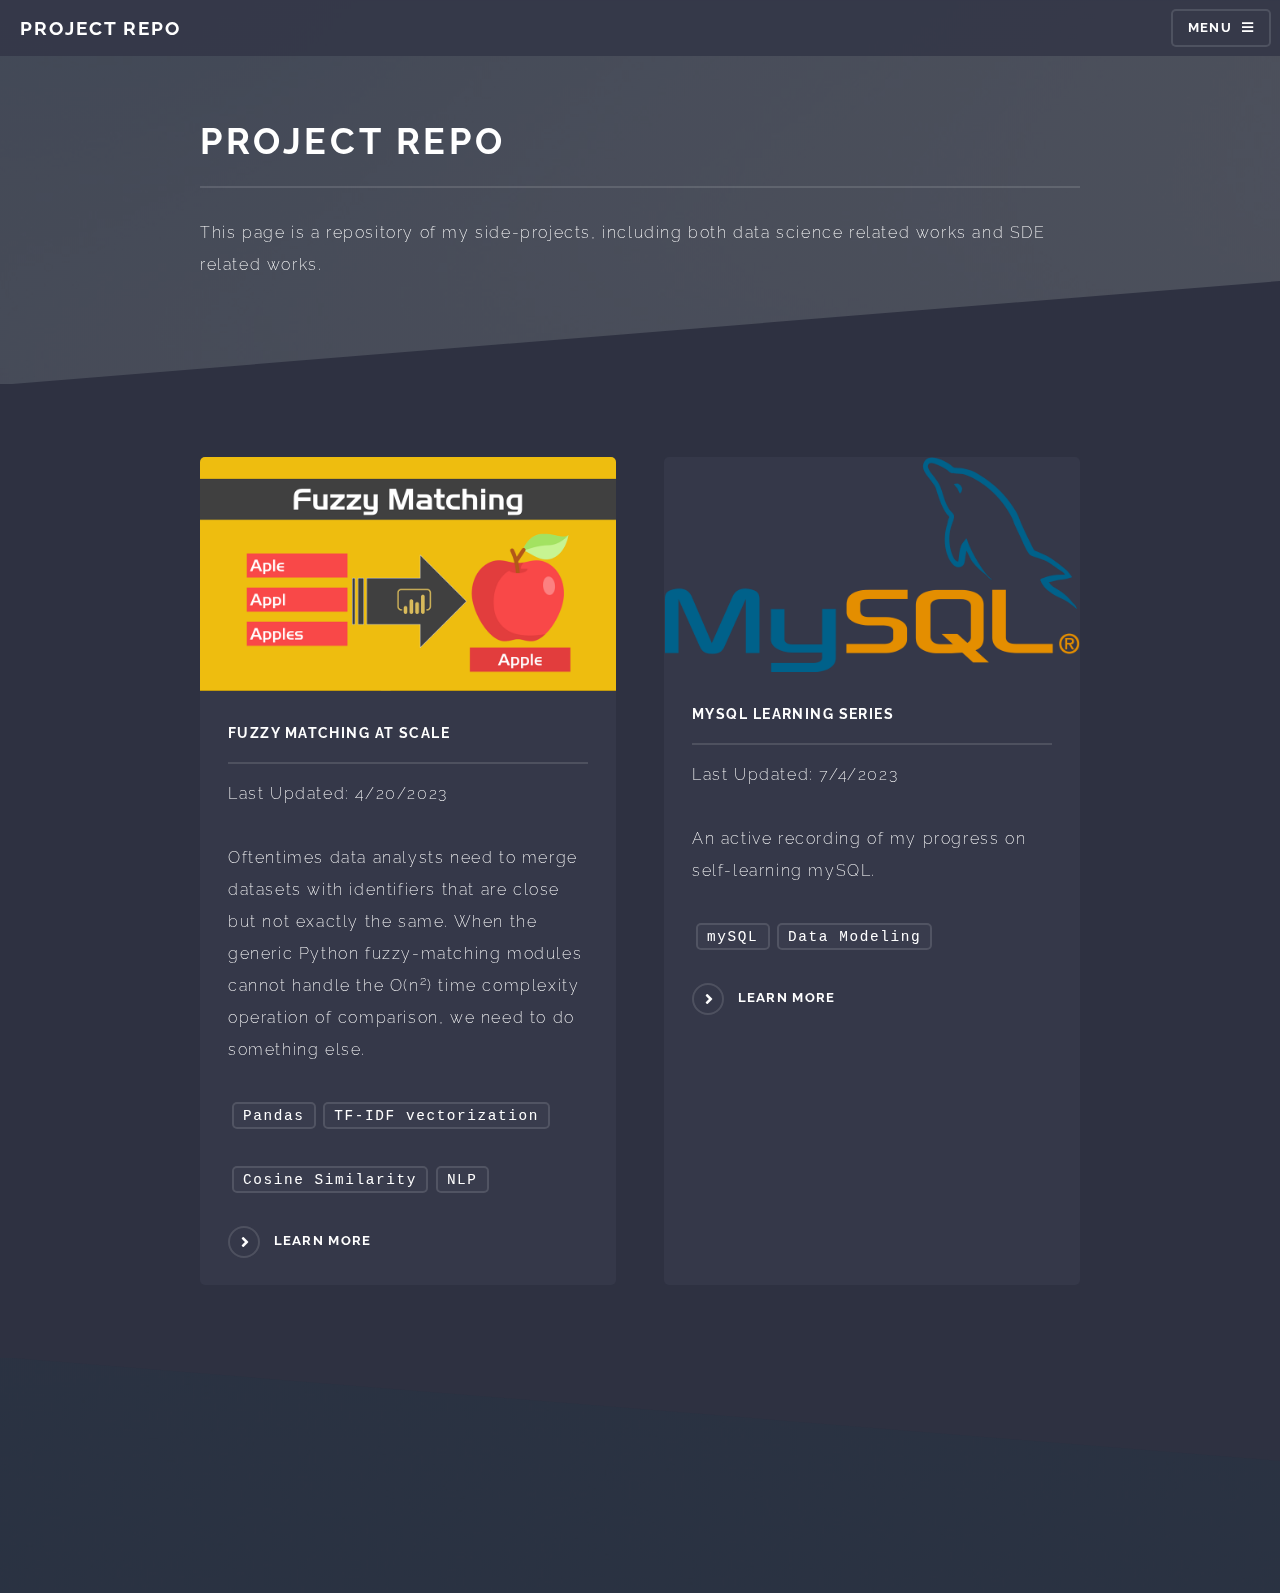
<file: Project_Repo.html>
<!DOCTYPE HTML>
<!--
	Solid State by HTML5 UP
	html5up.net | @ajlkn
	Free for personal and commercial use under the CCA 3.0 license (html5up.net/license)
-->
<html>
<head>
    <title>Yuanzhan Gao | Project Repo</title>
    <meta charset="utf-8"/>
    <meta name="viewport" content="width=device-width, initial-scale=1, user-scalable=no"/>
    <link rel="stylesheet" href="assets/css/main.css"/>
    <link rel="stylesheet" href="https://cdnjs.cloudflare.com/ajax/libs/font-awesome/4.7.0/css/font-awesome.min.css">
    <noscript>
        <link rel="stylesheet" href="assets/css/noscript.css"/>
    </noscript>
    <!-- Scripts -->

</head>

<body class="is-preload">

<!-- Page Wrapper -->
<div id="page-wrapper">

    <!-- Header -->
    <header id="header">
        <h2 lang="en">Project Repo</h2>
        <h2 lang="zh">个人项目</h2>
        <nav>
            <a lang="en" href="#menu">Menu</a>
            <a lang="zh" href="#menu">菜单</a>
<!--            <button id="lang-switch">中文版</button>-->
        </nav>
    </header>

    <!-- Menu -->
    <nav id="menu">
        <div class="inner">
            <h2 lang="en">Menu</h2>
            <h2 lang="zh">菜单</h2>
            <ul class="links">
                <li lang="en"><a href="index.html">About</a></li>
                <li lang="zh"><a href="index.html">关于我</a></li>
                <li lang="en"><a href="CV.html">CV & Resume</a></li>
                <li lang="zh"><a href="CV.html">个人简历</a></li>
                <li lang="en"><a href="Project_Repo.html">Project Repo</a></li>
                <li lang="zh"><a href="Project_Repo.html">个人项目</a></li>
                <li lang="en"><a href="Resources.html">Resources</a></li>
                <li lang="zh"><a href="Resources.html">资源</a></li>
            </ul>
        </div>
    </nav>

    <!-- Wrapper -->
    <section id="banner">
        <header>
            <div class="inner">
                <h2 lang="en">Project Repo</h2>
                <h2 lang="zh">个人项目</h2>
                <p lang="en">This page is a repository of my side-projects, including both data science related works
                and SDE related works.</p>
                <p lang="zh">本页用于展示我过去做过的一些个人认为有趣的项目。本页目前仍在创建中，敬请期待！</p>
            </div>
        </header>

        <!-- Content -->
        <div class="wrapper">
            <div class="inner">
                <section class="features">

                    <article>
                        <a class="image" href="Project_Repo_Pages/FuzzyMatching/Fuzzy_Matching.html"><img src="images/fuzzy_matching.png" alt=""/></a>
                        <h3 class="major">Fuzzy Matching At Scale</h3>
                        <p>Last Updated: 4/20/2023</p>
                        <p>Oftentimes data analysts need to merge datasets with identifiers that are close but
                        not exactly the same. When the generic Python fuzzy-matching modules cannot handle the
                            O(n<sup>2</sup>) time complexity operation of comparison, we need to do something else.</p>
                        <code>Pandas</code><code>TF-IDF vectorization</code>
                        <br>
                        <br>
                        <code>Cosine Similarity</code><code>NLP</code>
                        <br><br>
                        <a href="Project_Repo_Pages/FuzzyMatching/Fuzzy_Matching.html" class="special">Learn more</a>
                    </article>

                    <article>
                        <a class="image"><img src="images/mySQL.png" alt=""/></a>
                        <h3 class="major">mySQL Learning Series</h3>
                        <p>Last Updated: 7/4/2023</p>
                        <p>An active recording of my progress on self-learning mySQL.</p>
                        <code>mySQL</code><code>Data Modeling</code>
                        <br>
                        <br>
                        <a href="Project_Repo_Pages/mySQL_index.html" class="special">Learn more</a>
                    </article>
                </section>

            </div>
        </div>

    </section>


</div>

    <script src="assets/js/jquery.min.js"></script>
    <script src="assets/js/jquery.scrollex.min.js"></script>
    <script src="assets/js/browser.min.js"></script>
    <script src="assets/js/breakpoints.min.js"></script>
    <script src="assets/js/util.js"></script>
    <script src="assets/js/main.js"></script>
    <script src="assets/js/Yuanzhan_util.js"></script>

</body>
</html>
</file>
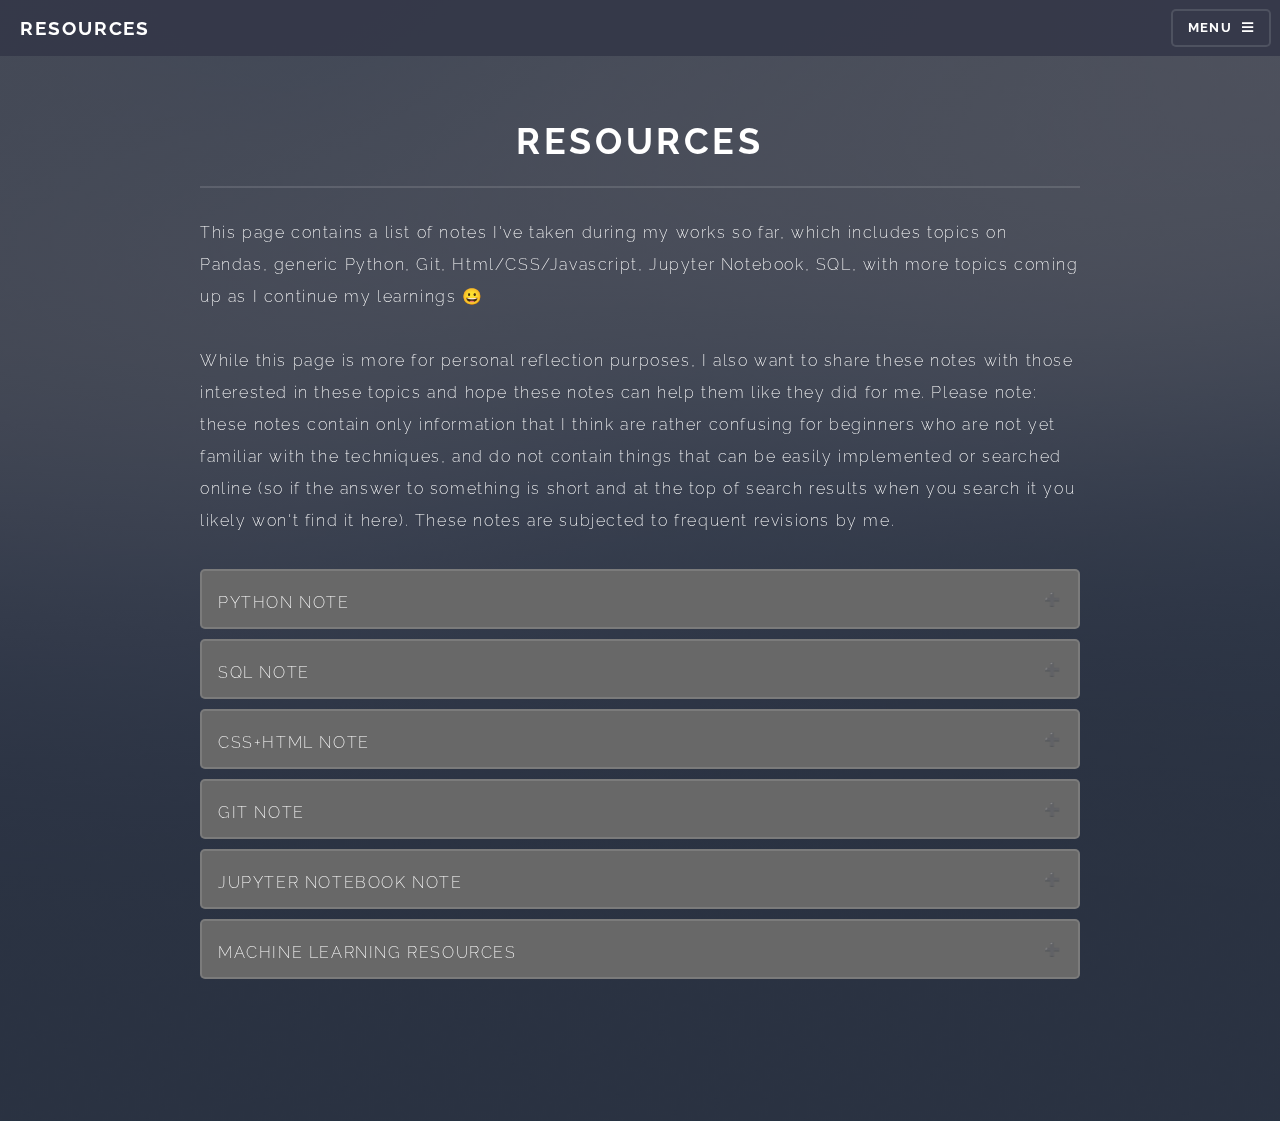
<file: Resources.html>
<!DOCTYPE HTML>
<!--
	Solid State by HTML5 UP
	html5up.net | @ajlkn
	Free for personal and commercial use under the CCA 3.0 license (html5up.net/license)
-->
<html>
<head>
    <title>Yuanzhan Gao | CV & Resume</title>
    <meta charset="utf-8"/>
    <meta name="viewport" content="width=device-width, initial-scale=1, user-scalable=no"/>
    <link rel="stylesheet" href="assets/css/main.css"/>
    <link rel="stylesheet" href="https://cdnjs.cloudflare.com/ajax/libs/font-awesome/4.7.0/css/font-awesome.min.css">
    <noscript>
        <link rel="stylesheet" href="assets/css/noscript.css"/>
    </noscript>

</head>
<body class="is-preload">

<!-- Page Wrapper -->
<div id="page-wrapper">

    <!-- Header -->
    <header id="header">
        <h2 lang="en">Resources</h2>
        <h2 lang="zh">个人简历</h2>
        <nav>
            <a lang="en" href="#menu">Menu</a>
            <a lang="zh" href="#menu">菜单</a>
<!--            <button id="lang-switch">中文版</button>-->
        </nav>
    </header>

    <!-- Menu -->
    <nav id="menu">
        <div class="inner">
            <h2 lang="en">Menu</h2>
            <h2 lang="zh">菜单</h2>
            <ul class="links">
                <li lang="en"><a href="index.html">About</a></li>
                <li lang="zh"><a href="index.html">关于我</a></li>
                <li lang="en"><a href="CV.html">CV & Resume</a></li>
                <li lang="zh"><a href="CV.html">个人简历</a></li>
                <li lang="en"><a href="Project_Repo.html">Project Repo</a></li>
                <li lang="zh"><a href="Project_Repo.html">个人项目</a></li>
                <li lang="en"><a href="Resources.html">Resources</a></li>
                <li lang="zh"><a href="Resources.html">资源</a></li>
            </ul>
        </div>
    </nav>

    <!-- Banner -->
    <section id="banner">
        <div class="inner">
            <h2 lang = "en" style="text-align: center;">Resources</h2>
            <p lang = "en" style="text-align: left;">This page contains a list of notes I've taken
            during my works so far, which includes topics on Pandas, generic Python, Git, Html/CSS/Javascript,
                Jupyter Notebook, SQL, with more topics coming up as I continue my learnings &#x1F600;</p>

            <p lang = "en" style="text-align: left;">
                While this page is more for personal reflection purposes, I also want
            to share these notes with those interested in these topics and hope these notes
            can help them like they did for me. Please note: these notes contain only
            information that I think are rather confusing for beginners who are not
            yet familiar with the techniques, and do not contain things that can be easily
            implemented or searched online (so if the answer to something is short and at the top
                of search results when you search it you likely won't find it here). These
            notes are subjected to frequent revisions by me.</p>
        </div>

        <div class="inner">
            <div class="content" style="text-align: center;">
                <button type="button" class="collapsible">Python Note</button>
                <div class="collapseContent">
                  <p style="color: black; font-weight: 600; font-size: 15px; text-align: left; margin-bottom: 20px;">Contents include useful functions in Pandas and handy Python concepts and techniques
                  for better coding practices in general.</p>
                    <p style="text-align: left; margin-bottom: 0px; color: black; font-weight: 600;"><a href="documents/resources/Python Note.pdf" target="_blank" style="text-decoration: underline; color: #3a34eb;
                    font-weight: bold;">Python Note</a> (Last Updated: 8/21/2023)</p>
                </div>

                <button type="button" class="collapsible">SQL Note</button>
                <div class="collapseContent">
                  <p style="color: black; font-weight: 600; font-size: 15px; text-align: left; margin-bottom: 20px;">
                      Contents include relevant SQL commands and concepts. Mostly for mySQL with some pertinent to Postgres.</p>
                    <p style="text-align: left; margin-bottom: 0px; color: black; font-weight: 600;"><a href="documents/resources/SQL Note.pdf" target="_blank" style="text-decoration: underline; color: #3a34eb;
                    font-weight: bold;">SQL Note</a> (Last Updated: 8/21/2023) </p>
                </div>

                <button type="button" class="collapsible">CSS+HTML Note</button>
                <div class="collapseContent">
                  <p style="color: black; font-weight: 600; font-size: 15px; text-align: left; margin-bottom: 20px;">
                      Contents include relevant CSS, SCSS, LESS, SASS codes and HTML syntax for front-end designs.</p>
                    <p style="text-align: left; margin-bottom: 0px; color: black; font-weight: 600;"><a href="documents/resources/CSS+HTML Note.pdf" target="_blank" style="text-decoration: underline; color: #3a34eb;
                    font-weight: bold;">CSS + HTML Note</a> (Last Updated: 8/22/2023) </p>
                </div>

                <button type="button" class="collapsible">Git Note</button>
                <div class="collapseContent">
                  <p style="color: black; font-weight: 600; font-size: 15px; text-align: left; margin-bottom: 20px;">
                      Contents include simple Git commands for connecting and modifying remote repo.</p>
                    <p style="text-align: left; margin-bottom: 0px; color: black; font-weight: 600;"><a href="documents/resources/Git Note.pdf" target="_blank" style="text-decoration: underline; color: #3a34eb;
                     font-weight: bold;">Git Note</a> (Last Updated: 8/22/2023) </p>
                </div>

                <button type="button" class="collapsible">Jupyter Notebook Note</button>
                <div class="collapseContent">
                  <p style="color: black; font-weight: 600; font-size: 15px; text-align: left; margin-bottom: 20px;">
                      Contents include relevant Jupyter Notebook commands.</p>
                    <p style="text-align: left; margin-bottom: 0px; color: black; font-weight: 600;">
                    <a href="documents/resources/Jupyter Notebook Note.pdf" 
                    target="_blank" style="text-decoration: underline; color: #3a34eb;
                    font-weight: bold;">Jupyter Notebook Note</a> (Last Updated: 8/22/2023) </p>
                </div>

                <button type="button" class="collapsible">Machine Learning Resources</button>
                <div class="collapseContent">
                  <p style="color: black; font-weight: 600; font-size: 15px; text-align: left; margin-bottom: 20px;">
                      Recommended booklist on ML related topics.</p>
                    <p style="text-align: left; margin-bottom: 0px; color: black; font-weight: 600;">
                    <a href="ML_Resources.html" 
                    target="_blank" style="text-decoration: underline; 
                    color: #3a34eb;
                    font-weight: bold;">Machine Learning </a> (Last Updated: 11/10/2023) </p>
                    This is a line for testing purpose
                </div>
            </div>
        
        <!-- For Resources of Machine Learning: <a href="ML_Resources.html">Go Here</a> -->
        </div>

    </section>


</div>

</body>

    <!-- Scripts -->
    <script src="assets/js/jquery.min.js"></script>
    <script src="assets/js/jquery.scrollex.min.js"></script>
    <script src="assets/js/browser.min.js"></script>
    <script src="assets/js/breakpoints.min.js"></script>
    <script src="assets/js/util.js"></script>
    <script src="assets/js/main.js"></script>
    <script src="assets/js/Yuanzhan_util.js"></script>

    <script>
    var coll = document.getElementsByClassName("collapsible");
    var i;


    for (i = 0; i < coll.length; i++) {
      coll[i].addEventListener("click", function() {
        this.classList.toggle("active");

        var content = this.nextElementSibling;

        if (content.style.display === "block") {
          content.style.display = "none";
        } else {
          content.style.display = "block";
        }

        if (content.style.maxHeight){
          content.style.maxHeight = null;
        } else {
          content.style.maxHeight = content.scrollHeight + "px";
        }

      });
    }

    </script>


</html>
</file>
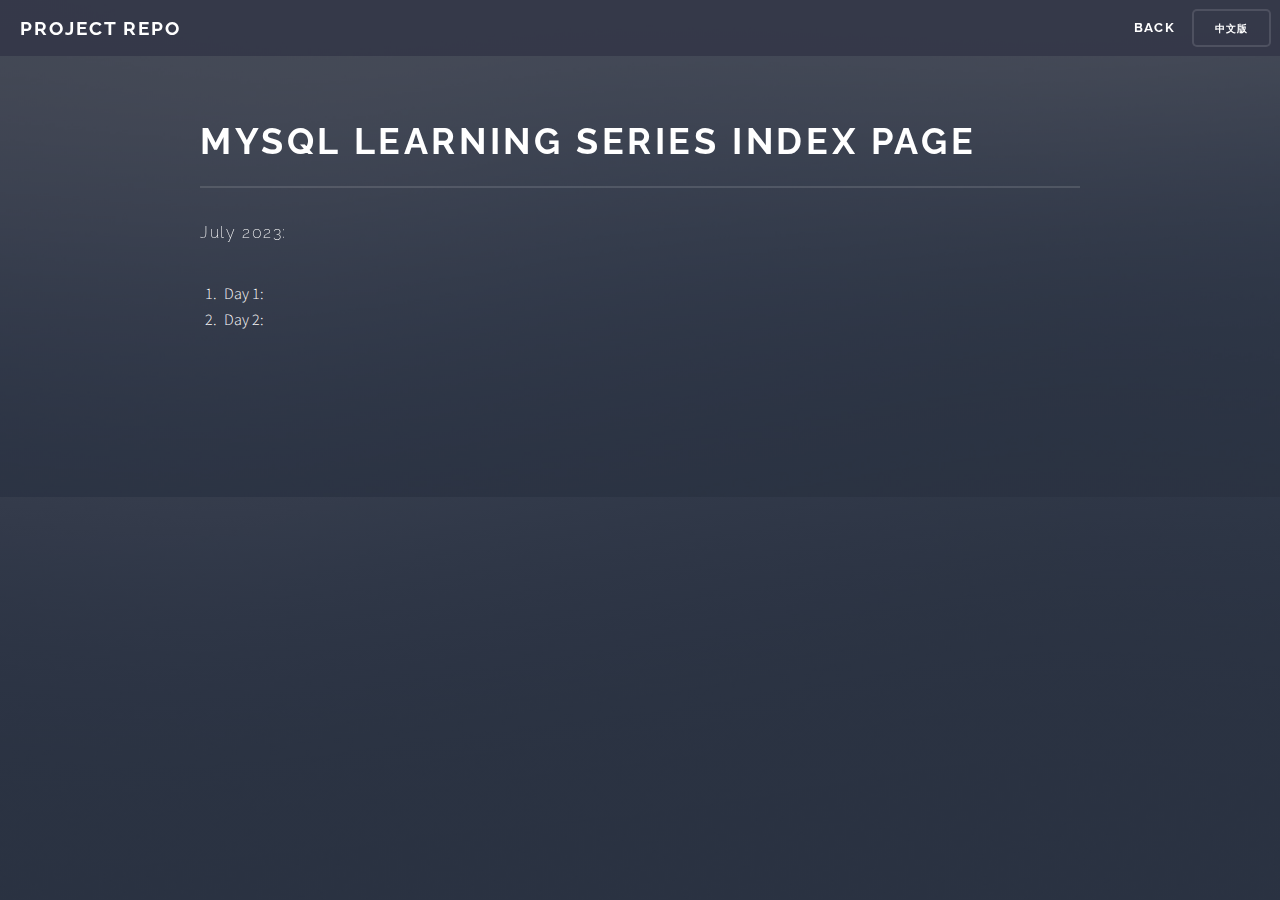
<file: Project_Repo_Pages/mySQL_index.html>
<!DOCTYPE HTML>
<!--
	Solid State by HTML5 UP
	html5up.net | @ajlkn
	Free for personal and commercial use under the CCA 3.0 license (html5up.net/license)
-->
<html>
<head>
    <title>Fuzzy Matching At Scale</title>
    <meta charset="utf-8"/>
    <meta name="viewport" content="width=device-width, initial-scale=1, user-scalable=no"/>
    <link rel="stylesheet" href="../assets/css/main.css"/>
    <link rel="stylesheet" href="https://cdnjs.cloudflare.com/ajax/libs/font-awesome/4.7.0/css/font-awesome.min.css">

    <noscript>
        <link rel="stylesheet" href="../assets/css/noscript.css"/>
    </noscript>
    <!-- Scripts -->

</head>

<body class="is-preload">

<!-- Page Wrapper -->
<div id="page-wrapper">

    <!-- Header -->
    <header id="header">
        <h2 lang="en">Project Repo</h2>
        <h2 lang="zh">个人项目</h2>
        <nav>
            <a lang="en" href="../Project_Repo.html">Back</a>
            <a lang="zh" href="../Project_Repo.html">返回项目列表</a>
            <button id="lang-switch">中文版</button>
        </nav>
    </header>


    <!-- Wrapper -->
    <section id="banner">
        <header>
            <div class="inner">
                <h2 lang="en">mySQL Learning Series Index Page</h2>
                <h2 lang="zh">mySQL 学习系列 索引</h2>
                <p lang="en">July 2023:</p>
                <p lang="zh">2023年七月：</p>
              <p>
                <ol>
                  <li>Day 1: </li>
                  <li>Day 2: </li>
                </ol>
              </p>
            </div>
        </header>

    </section>


</div>

    <script src="../assets/js/jquery.min.js"></script>
    <script src="../assets/js/jquery.scrollex.min.js"></script>
    <script src="../assets/js/browser.min.js"></script>
    <script src="../assets/js/breakpoints.min.js"></script>
    <script src="../assets/js/util.js"></script>
    <script src="../assets/js/main.js"></script>
    <script src="../assets/js/Yuanzhan_util.js"></script>
</body>
</html>
</file>
<file: assets/css/noscript.css>
/*
	Solid State by HTML5 UP
	html5up.net | @ajlkn
	Free for personal and commercial use under the CCA 3.0 license (html5up.net/license)
*/

/* Banner */

	body.is-preload #banner .logo {
		-moz-transform: none;
		-webkit-transform: none;
		-ms-transform: none;
		transform: none;
		opacity: 1;
	}

	body.is-preload #banner h2 {
		opacity: 1;
		-moz-transform: none;
		-webkit-transform: none;
		-ms-transform: none;
		transform: none;
		-moz-filter: none;
		-webkit-filter: none;
		-ms-filter: none;
		filter: none;
	}

	body.is-preload #banner p {
		opacity: 01;
		-moz-transform: none;
		-webkit-transform: none;
		-ms-transform: none;
		transform: none;
		-moz-filter: none;
		-webkit-filter: none;
		-ms-filter: none;
		filter: none;
	}
</file>
<file: assets/css/main.css>
@import url(fontawesome-all.min.css);
@import url("https://fonts.googleapis.com/css?family=Raleway:200,700|Source+Sans+Pro:300,600,300italic,600italic");

/*
	Solid State by HTML5 UP
	html5up.net | @ajlkn
	Free for personal and commercial use under the CCA 3.0 license (html5up.net/license)
*/

html, body, div, span, applet, object,
iframe, h1, h2, h3, h4, h5, h6, p, blockquote,
pre, a, abbr, acronym, address, big, cite,
code, del, dfn, em, img, ins, kbd, q, s, samp,
small, strike, strong, sub, sup, tt, var, b,
u, i, center, dl, dt, dd, ol, ul, li, fieldset,
form, label, legend, table, caption, tbody,
tfoot, thead, tr, th, td, article, aside,
canvas, details, embed, figure, figcaption,
footer, header, hgroup, menu, nav, output, ruby,
section, summary, time, mark, audio, video {
	margin: 0;
	padding: 0;
	border: 0;
	font-size: 100%;
	font: inherit;
	vertical-align: baseline;}

article, aside, details, figcaption, figure,
footer, header, hgroup, menu, nav, section {
	display: block;
	}

body {
	line-height: 1;
}

ol, ul {
	list-style: none;
}

blockquote, q {
	quotes: none;
}

	blockquote:before, blockquote:after, q:before, q:after {
		content: '';
		content: none;
	}

table {
	border-collapse: collapse;
	border-spacing: 0;
}

body {
	-webkit-text-size-adjust: none;
}

mark {
	background-color: transparent;
	color: inherit;
}

input::-moz-focus-inner {
	border: 0;
	padding: 0;
}

input, select, textarea {
	-moz-appearance: none;
	-webkit-appearance: none;
	-ms-appearance: none;
	appearance: none;
}

/* Basic */

	@-ms-viewport {
		width: device-width;
	}

	body {
		-ms-overflow-style: scrollbar;
	}

	@media screen and (max-width: 480px) {

		html, body {
			min-width: 320px;
		}

	}

	html {
		box-sizing: border-box;
	}

	*, *:before, *:after {
		box-sizing: inherit;
	}

	body {
		background-color: #2e3141;
		background-image: linear-gradient(to top, rgba(46, 49, 65, 0.8), rgba(46, 49, 65, 0.8)), url("../../images/bg.jpg");
		background-size: auto,
 cover;
		background-attachment: fixed,
 fixed;
		background-position: center,
 center;
	}

		body.is-preload *, body.is-preload *:before, body.is-preload *:after {
			-moz-animation: none !important;
			-webkit-animation: none !important;
			-ms-animation: none !important;

			animation: none !important;
			-moz-transition: none !important;
			-webkit-transition: none !important;
			-ms-transition: none !important;
			transition: none !important;
		}

/* Type */

	body, input, select, textarea {
		color: #ffffff;
		font-family: "Source Sans Pro", Helvetica, sans-serif;
		font-size: 16.5pt;
		font-weight: 300;
		line-height: 1.65;
	}

		@media screen and (max-width: 1680px) {

			body, input, select, textarea {
				font-size: 13pt;
			}

		}

		@media screen and (max-width: 1280px) {

			body, input, select, textarea {
				font-size: 12pt;
			}

		}

		@media screen and (max-width: 980px) {

			body, input, select, textarea {
				font-size: 12pt;
			}

		}

		@media screen and (max-width: 736px) {

			body, input, select, textarea {
				font-size: 12pt;
			}

		}

		@media screen and (max-width: 480px) {

			body, input, select, textarea {
				font-size: 12pt;
			}

		}

	a {
		-moz-transition: color 0.2s ease-in-out, border-bottom-color 0.2s ease-in-out;
		-webkit-transition: color 0.2s ease-in-out, border-bottom-color 0.2s ease-in-out;
		-ms-transition: color 0.2s ease-in-out, border-bottom-color 0.2s ease-in-out;
		transition: color 0.2s ease-in-out, border-bottom-color 0.2s ease-in-out;
		border-bottom: dotted 1px rgba(255, 255, 255, 0.35);
		color: #ffffff;
		text-decoration: none;
	}

		a:hover {
			border-bottom-color: transparent;
			color: #ffffff !important;
		}

		a.special:not(.button) {
			text-decoration: none;
			border-bottom: 0;
			display: block;
			font-family: Raleway, Helvetica, sans-serif;
			font-size: 0.8em;
			font-weight: 700;
			letter-spacing: 0.1em;
			margin: 0 0 2em 0;
			text-transform: uppercase;
		}

			a.special:not(.button):before {
				-moz-osx-font-smoothing: grayscale;
				-webkit-font-smoothing: antialiased;
				display: inline-block;
				font-style: normal;
				font-variant: normal;
				text-rendering: auto;
				line-height: 1;
				text-transform: none !important;
				font-family: 'Font Awesome 5 Free';
				font-weight: 900;
			}

			a.special:not(.button):before {
				-moz-transition: background-color 0.2s ease-in-out;
				-webkit-transition: background-color 0.2s ease-in-out;
				-ms-transition: background-color 0.2s ease-in-out;
				transition: background-color 0.2s ease-in-out;
				border-radius: 100%;
				border: solid 2px rgba(255, 255, 255, 0.125);
				content: '\f105';
				display: inline-block;
				font-size: 1.25em;
				height: 2em;
				line-height: 1.75em;
				margin-right: 0.85em;
				text-align: center;
				text-indent: 0.15em;
				vertical-align: middle;
				width: 2em;
			}

			a.special:not(.button):hover:before {
				background-color: rgba(255, 255, 255, 0.025);
			}

			a.special:not(.button):active:before {
				background-color: rgba(255, 255, 255, 0.075);
			}

	strong, b {
		color: #ffffff;
		font-weight: 600;
	}

	em, i {
		font-style: italic;
	}

	p {
		margin: 0 0 2em 0;
	}

	h1, h2, h3, h4, h5, h6 {
		color: #ffffff;
		font-family: Raleway, Helvetica, sans-serif;
		font-weight: 700;
		letter-spacing: 0.1em;
		margin: 0 0 1em 0;
		text-transform: uppercase;
	}

		h1 a, h2 a, h3 a, h4 a, h5 a, h6 a {
			color: inherit;
			text-decoration: none;
			border-bottom: 0;
		}

		h1 span, h2 span, h3 span, h4 span, h5 span, h6 span {
			font-weight: 200;
		}

		h1.major, h2.major, h3.major, h4.major, h5.major, h6.major {
			padding-bottom: 1em;
			border-bottom: solid 2px rgba(255, 255, 255, 0.125);
		}

	h2 {
		font-size: 1.2em;
	}

	h3 {
		font-size: 0.9em;
	}

	h4 {
		font-size: 0.7em;
	}

	h5 {
		font-size: 0.7em;
	}

	h6 {
		font-size: 0.7em;
	}

	@media screen and (max-width: 736px) {

		h2 {
			font-size: 1em;
		}

		h3 {
			font-size: 0.8em;
		}

	}

	sub {
		font-size: 0.8em;
		position: relative;
		top: 0.5em;
	}

	sup {
		font-size: 0.8em;
		position: relative;
		top: -0.5em;
	}

	blockquote {
		border-left: solid 4px rgba(255, 255, 255, 0.125);
		font-style: italic;
		margin: 0 0 2em 0;
		padding: 0.5em 0 0.5em 2em;
	}

	code {
		background: rgba(255, 255, 255, 0.025);
		border-radius: 5px;
		border: solid 2px rgba(255, 255, 255, 0.125);
		font-family: "Courier New", monospace;
		font-size: 0.9em;
		margin: 0 0.25em;
		padding: 0.25em 0.65em;
	}

	pre {
		-webkit-overflow-scrolling: touch;
		font-family: "Courier New", monospace;
		font-size: 0.9em;
		margin: 0 0 2em 0;
	}

		pre code {
			display: block;
			line-height: 1.75em;
			padding: 1em 1.5em;
			overflow-x: auto;
		}

	hr {
		border: 0;
		border-bottom: solid 2px rgba(255, 255, 255, 0.125);
		margin: 2.5em 0;
	}

		hr.major {
			margin: 4em 0;
		}

	.align-left {
		text-align: left;
	}

	.align-center {
		text-align: center;
	}

	.align-right {
		text-align: right;
	}

/* Row */

	.row {
		display: flex;
		flex-wrap: wrap;
		box-sizing: border-box;
		align-items: stretch;
	}

		.row > * {
			box-sizing: border-box;
		}

		.row.gtr-uniform > * > :last-child {
			margin-bottom: 0;
		}

		.row.aln-left {
			justify-content: flex-start;
		}

		.row.aln-center {
			justify-content: center;
		}

		.row.aln-right {
			justify-content: flex-end;
		}

		.row.aln-top {
			align-items: flex-start;
		}

		.row.aln-middle {
			align-items: center;
		}

		.row.aln-bottom {
			align-items: flex-end;
		}

		.row > .imp {
			order: -1;
		}

		.row > .col-1 {
			width: 8.33333%;
		}

		.row > .off-1 {
			margin-left: 8.33333%;
		}

		.row > .col-2 {
			width: 16.66667%;
		}

		.row > .off-2 {
			margin-left: 16.66667%;
		}

		.row > .col-3 {
			width: 25%;
		}

		.row > .off-3 {
			margin-left: 25%;
		}

		.row > .col-4 {
			width: 33.33333%;
		}

		.row > .off-4 {
			margin-left: 33.33333%;
		}

		.row > .col-5 {
			width: 41.66667%;
		}

		.row > .off-5 {
			margin-left: 41.66667%;
		}

		.row > .col-6 {
			width: 50%;
		}

		.row > .off-6 {
			margin-left: 50%;
		}

		.row > .col-7 {
			width: 58.33333%;
		}

		.row > .off-7 {
			margin-left: 58.33333%;
		}

		.row > .col-8 {
			width: 66.66667%;
		}

		.row > .off-8 {
			margin-left: 66.66667%;
		}

		.row > .col-9 {
			width: 75%;
		}

		.row > .off-9 {
			margin-left: 75%;
		}

		.row > .col-10 {
			width: 83.33333%;
		}

		.row > .off-10 {
			margin-left: 83.33333%;
		}

		.row > .col-11 {
			width: 91.66667%;
		}

		.row > .off-11 {
			margin-left: 91.66667%;
		}

		.row > .col-12 {
			width: 100%;
		}

		.row > .off-12 {
			margin-left: 100%;
		}

		.row.gtr-0 {
			margin-top: 0;
			margin-left: 0em;
		}

			.row.gtr-0 > * {
				padding: 0 0 0 0em;
			}

			.row.gtr-0.gtr-uniform {
				margin-top: 0em;
			}

				.row.gtr-0.gtr-uniform > * {
					padding-top: 0em;
				}

		.row.gtr-25 {
			margin-top: 0;
			margin-left: -0.4375em;
		}

			.row.gtr-25 > * {
				padding: 0 0 0 0.4375em;
			}

			.row.gtr-25.gtr-uniform {
				margin-top: -0.4375em;
			}

				.row.gtr-25.gtr-uniform > * {
					padding-top: 0.4375em;
				}

		.row.gtr-50 {
			margin-top: 0;
			margin-left: -0.875em;
		}

			.row.gtr-50 > * {
				padding: 0 0 0 0.875em;
			}

			.row.gtr-50.gtr-uniform {
				margin-top: -0.875em;
			}

				.row.gtr-50.gtr-uniform > * {
					padding-top: 0.875em;
				}

		.row {
			margin-top: 0;
			margin-left: -1.75em;
		}

			.row > * {
				padding: 0 0 0 1.75em;
			}

			.row.gtr-uniform {
				margin-top: -1.75em;
			}

				.row.gtr-uniform > * {
					padding-top: 1.75em;
				}

		.row.gtr-150 {
			margin-top: 0;
			margin-left: -2.625em;
		}

			.row.gtr-150 > * {
				padding: 0 0 0 2.625em;
			}

			.row.gtr-150.gtr-uniform {
				margin-top: -2.625em;
			}

				.row.gtr-150.gtr-uniform > * {
					padding-top: 2.625em;
				}

		.row.gtr-200 {
			margin-top: 0;
			margin-left: -3.5em;
		}

			.row.gtr-200 > * {
				padding: 0 0 0 3.5em;
			}

			.row.gtr-200.gtr-uniform {
				margin-top: -3.5em;
			}

				.row.gtr-200.gtr-uniform > * {
					padding-top: 3.5em;
				}

		@media screen and (max-width: 1680px) {

			.row {
				display: flex;
				flex-wrap: wrap;
				box-sizing: border-box;
				align-items: stretch;
			}

				.row > * {
					box-sizing: border-box;
				}

				.row.gtr-uniform > * > :last-child {
					margin-bottom: 0;
				}

				.row.aln-left {
					justify-content: flex-start;
				}

				.row.aln-center {
					justify-content: center;
				}

				.row.aln-right {
					justify-content: flex-end;
				}

				.row.aln-top {
					align-items: flex-start;
				}

				.row.aln-middle {
					align-items: center;
				}

				.row.aln-bottom {
					align-items: flex-end;
				}

				.row > .imp-xlarge {
					order: -1;
				}

				.row > .col-1-xlarge {
					width: 8.33333%;
				}

				.row > .off-1-xlarge {
					margin-left: 8.33333%;
				}

				.row > .col-2-xlarge {
					width: 16.66667%;
				}

				.row > .off-2-xlarge {
					margin-left: 16.66667%;
				}

				.row > .col-3-xlarge {
					width: 25%;
				}

				.row > .off-3-xlarge {
					margin-left: 25%;
				}

				.row > .col-4-xlarge {
					width: 33.33333%;
				}

				.row > .off-4-xlarge {
					margin-left: 33.33333%;
				}

				.row > .col-5-xlarge {
					width: 41.66667%;
				}

				.row > .off-5-xlarge {
					margin-left: 41.66667%;
				}

				.row > .col-6-xlarge {
					width: 50%;
				}

				.row > .off-6-xlarge {
					margin-left: 50%;
				}

				.row > .col-7-xlarge {
					width: 58.33333%;
				}

				.row > .off-7-xlarge {
					margin-left: 58.33333%;
				}

				.row > .col-8-xlarge {
					width: 66.66667%;
				}

				.row > .off-8-xlarge {
					margin-left: 66.66667%;
				}

				.row > .col-9-xlarge {
					width: 75%;
				}

				.row > .off-9-xlarge {
					margin-left: 75%;
				}

				.row > .col-10-xlarge {
					width: 83.33333%;
				}

				.row > .off-10-xlarge {
					margin-left: 83.33333%;
				}

				.row > .col-11-xlarge {
					width: 91.66667%;
				}

				.row > .off-11-xlarge {
					margin-left: 91.66667%;
				}

				.row > .col-12-xlarge {
					width: 100%;
				}

				.row > .off-12-xlarge {
					margin-left: 100%;
				}

				.row.gtr-0 {
					margin-top: 0;
					margin-left: 0em;
				}

					.row.gtr-0 > * {
						padding: 0 0 0 0em;
					}

					.row.gtr-0.gtr-uniform {
						margin-top: 0em;
					}

						.row.gtr-0.gtr-uniform > * {
							padding-top: 0em;
						}

				.row.gtr-25 {
					margin-top: 0;
					margin-left: -0.4375em;
				}

					.row.gtr-25 > * {
						padding: 0 0 0 0.4375em;
					}

					.row.gtr-25.gtr-uniform {
						margin-top: -0.4375em;
					}

						.row.gtr-25.gtr-uniform > * {
							padding-top: 0.4375em;
						}

				.row.gtr-50 {
					margin-top: 0;
					margin-left: -0.875em;
				}

					.row.gtr-50 > * {
						padding: 0 0 0 0.875em;
					}

					.row.gtr-50.gtr-uniform {
						margin-top: -0.875em;
					}

						.row.gtr-50.gtr-uniform > * {
							padding-top: 0.875em;
						}

				.row {
					margin-top: 0;
					margin-left: -1.75em;
				}

					.row > * {
						padding: 0 0 0 1.75em;
					}

					.row.gtr-uniform {
						margin-top: -1.75em;
					}

						.row.gtr-uniform > * {
							padding-top: 1.75em;
						}

				.row.gtr-150 {
					margin-top: 0;
					margin-left: -2.625em;
				}

					.row.gtr-150 > * {
						padding: 0 0 0 2.625em;
					}

					.row.gtr-150.gtr-uniform {
						margin-top: -2.625em;
					}

						.row.gtr-150.gtr-uniform > * {
							padding-top: 2.625em;
						}

				.row.gtr-200 {
					margin-top: 0;
					margin-left: -3.5em;
				}

					.row.gtr-200 > * {
						padding: 0 0 0 3.5em;
					}

					.row.gtr-200.gtr-uniform {
						margin-top: -3.5em;
					}

						.row.gtr-200.gtr-uniform > * {
							padding-top: 3.5em;
						}

		}

		@media screen and (max-width: 1280px) {

			.row {
				display: flex;
				flex-wrap: wrap;
				box-sizing: border-box;
				align-items: stretch;
			}

				.row > * {
					box-sizing: border-box;
				}

				.row.gtr-uniform > * > :last-child {
					margin-bottom: 0;
				}

				.row.aln-left {
					justify-content: flex-start;
				}

				.row.aln-center {
					justify-content: center;
				}

				.row.aln-right {
					justify-content: flex-end;
				}

				.row.aln-top {
					align-items: flex-start;
				}

				.row.aln-middle {
					align-items: center;
				}

				.row.aln-bottom {
					align-items: flex-end;
				}

				.row > .imp-large {
					order: -1;
				}

				.row > .col-1-large {
					width: 8.33333%;
				}

				.row > .off-1-large {
					margin-left: 8.33333%;
				}

				.row > .col-2-large {
					width: 16.66667%;
				}

				.row > .off-2-large {
					margin-left: 16.66667%;
				}

				.row > .col-3-large {
					width: 25%;
				}

				.row > .off-3-large {
					margin-left: 25%;
				}

				.row > .col-4-large {
					width: 33.33333%;
				}

				.row > .off-4-large {
					margin-left: 33.33333%;
				}

				.row > .col-5-large {
					width: 41.66667%;
				}

				.row > .off-5-large {
					margin-left: 41.66667%;
				}

				.row > .col-6-large {
					width: 50%;
				}

				.row > .off-6-large {
					margin-left: 50%;
				}

				.row > .col-7-large {
					width: 58.33333%;
				}

				.row > .off-7-large {
					margin-left: 58.33333%;
				}

				.row > .col-8-large {
					width: 66.66667%;
				}

				.row > .off-8-large {
					margin-left: 66.66667%;
				}

				.row > .col-9-large {
					width: 75%;
				}

				.row > .off-9-large {
					margin-left: 75%;
				}

				.row > .col-10-large {
					width: 83.33333%;
				}

				.row > .off-10-large {
					margin-left: 83.33333%;
				}

				.row > .col-11-large {
					width: 91.66667%;
				}

				.row > .off-11-large {
					margin-left: 91.66667%;
				}

				.row > .col-12-large {
					width: 100%;
				}

				.row > .off-12-large {
					margin-left: 100%;
				}

				.row.gtr-0 {
					margin-top: 0;
					margin-left: 0em;
				}

					.row.gtr-0 > * {
						padding: 0 0 0 0em;
					}

					.row.gtr-0.gtr-uniform {
						margin-top: 0em;
					}

						.row.gtr-0.gtr-uniform > * {
							padding-top: 0em;
						}

				.row.gtr-25 {
					margin-top: 0;
					margin-left: -0.4375em;
				}

					.row.gtr-25 > * {
						padding: 0 0 0 0.4375em;
					}

					.row.gtr-25.gtr-uniform {
						margin-top: -0.4375em;
					}

						.row.gtr-25.gtr-uniform > * {
							padding-top: 0.4375em;
						}

				.row.gtr-50 {
					margin-top: 0;
					margin-left: -0.875em;
				}

					.row.gtr-50 > * {
						padding: 0 0 0 0.875em;
					}

					.row.gtr-50.gtr-uniform {
						margin-top: -0.875em;
					}

						.row.gtr-50.gtr-uniform > * {
							padding-top: 0.875em;
						}

				.row {
					margin-top: 0;
					margin-left: -1.75em;
				}

					.row > * {
						padding: 0 0 0 1.75em;
					}

					.row.gtr-uniform {
						margin-top: -1.75em;
					}

						.row.gtr-uniform > * {
							padding-top: 1.75em;
						}

				.row.gtr-150 {
					margin-top: 0;
					margin-left: -2.625em;
				}

					.row.gtr-150 > * {
						padding: 0 0 0 2.625em;
					}

					.row.gtr-150.gtr-uniform {
						margin-top: -2.625em;
					}

						.row.gtr-150.gtr-uniform > * {
							padding-top: 2.625em;
						}

				.row.gtr-200 {
					margin-top: 0;
					margin-left: -3.5em;
				}

					.row.gtr-200 > * {
						padding: 0 0 0 3.5em;
					}

					.row.gtr-200.gtr-uniform {
						margin-top: -3.5em;
					}

						.row.gtr-200.gtr-uniform > * {
							padding-top: 3.5em;
						}

		}

		@media screen and (max-width: 980px) {

			.row {
				display: flex;
				flex-wrap: wrap;
				box-sizing: border-box;
				align-items: stretch;
			}

				.row > * {
					box-sizing: border-box;
				}

				.row.gtr-uniform > * > :last-child {
					margin-bottom: 0;
				}

				.row.aln-left {
					justify-content: flex-start;
				}

				.row.aln-center {
					justify-content: center;
				}

				.row.aln-right {
					justify-content: flex-end;
				}

				.row.aln-top {
					align-items: flex-start;
				}

				.row.aln-middle {
					align-items: center;
				}

				.row.aln-bottom {
					align-items: flex-end;
				}

				.row > .imp-medium {
					order: -1;
				}

				.row > .col-1-medium {
					width: 8.33333%;
				}

				.row > .off-1-medium {
					margin-left: 8.33333%;
				}

				.row > .col-2-medium {
					width: 16.66667%;
				}

				.row > .off-2-medium {
					margin-left: 16.66667%;
				}

				.row > .col-3-medium {
					width: 25%;
				}

				.row > .off-3-medium {
					margin-left: 25%;
				}

				.row > .col-4-medium {
					width: 33.33333%;
				}

				.row > .off-4-medium {
					margin-left: 33.33333%;
				}

				.row > .col-5-medium {
					width: 41.66667%;
				}

				.row > .off-5-medium {
					margin-left: 41.66667%;
				}

				.row > .col-6-medium {
					width: 50%;
				}

				.row > .off-6-medium {
					margin-left: 50%;
				}

				.row > .col-7-medium {
					width: 58.33333%;
				}

				.row > .off-7-medium {
					margin-left: 58.33333%;
				}

				.row > .col-8-medium {
					width: 66.66667%;
				}

				.row > .off-8-medium {
					margin-left: 66.66667%;
				}

				.row > .col-9-medium {
					width: 75%;
				}

				.row > .off-9-medium {
					margin-left: 75%;
				}

				.row > .col-10-medium {
					width: 83.33333%;
				}

				.row > .off-10-medium {
					margin-left: 83.33333%;
				}

				.row > .col-11-medium {
					width: 91.66667%;
				}

				.row > .off-11-medium {
					margin-left: 91.66667%;
				}

				.row > .col-12-medium {
					width: 100%;
				}

				.row > .off-12-medium {
					margin-left: 100%;
				}

				.row.gtr-0 {
					margin-top: 0;
					margin-left: 0em;
				}

					.row.gtr-0 > * {
						padding: 0 0 0 0em;
					}

					.row.gtr-0.gtr-uniform {
						margin-top: 0em;
					}

						.row.gtr-0.gtr-uniform > * {
							padding-top: 0em;
						}

				.row.gtr-25 {
					margin-top: 0;
					margin-left: -0.4375em;
				}

					.row.gtr-25 > * {
						padding: 0 0 0 0.4375em;
					}

					.row.gtr-25.gtr-uniform {
						margin-top: -0.4375em;
					}

						.row.gtr-25.gtr-uniform > * {
							padding-top: 0.4375em;
						}

				.row.gtr-50 {
					margin-top: 0;
					margin-left: -0.875em;
				}

					.row.gtr-50 > * {
						padding: 0 0 0 0.875em;
					}

					.row.gtr-50.gtr-uniform {
						margin-top: -0.875em;
					}

						.row.gtr-50.gtr-uniform > * {
							padding-top: 0.875em;
						}

				.row {
					margin-top: 0;
					margin-left: -1.75em;
				}

					.row > * {
						padding: 0 0 0 1.75em;
					}

					.row.gtr-uniform {
						margin-top: -1.75em;
					}

						.row.gtr-uniform > * {
							padding-top: 1.75em;
						}

				.row.gtr-150 {
					margin-top: 0;
					margin-left: -2.625em;
				}

					.row.gtr-150 > * {
						padding: 0 0 0 2.625em;
					}

					.row.gtr-150.gtr-uniform {
						margin-top: -2.625em;
					}

						.row.gtr-150.gtr-uniform > * {
							padding-top: 2.625em;
						}

				.row.gtr-200 {
					margin-top: 0;
					margin-left: -3.5em;
				}

					.row.gtr-200 > * {
						padding: 0 0 0 3.5em;
					}

					.row.gtr-200.gtr-uniform {
						margin-top: -3.5em;
					}

						.row.gtr-200.gtr-uniform > * {
							padding-top: 3.5em;
						}

		}

		@media screen and (max-width: 736px) {

			.row {
				display: flex;
				flex-wrap: wrap;
				box-sizing: border-box;
				align-items: stretch;
			}

				.row > * {
					box-sizing: border-box;
				}

				.row.gtr-uniform > * > :last-child {
					margin-bottom: 0;
				}

				.row.aln-left {
					justify-content: flex-start;
				}

				.row.aln-center {
					justify-content: center;
				}

				.row.aln-right {
					justify-content: flex-end;
				}

				.row.aln-top {
					align-items: flex-start;
				}

				.row.aln-middle {
					align-items: center;
				}

				.row.aln-bottom {
					align-items: flex-end;
				}

				.row > .imp-small {
					order: -1;
				}

				.row > .col-1-small {
					width: 8.33333%;
				}

				.row > .off-1-small {
					margin-left: 8.33333%;
				}

				.row > .col-2-small {
					width: 16.66667%;
				}

				.row > .off-2-small {
					margin-left: 16.66667%;
				}

				.row > .col-3-small {
					width: 25%;
				}

				.row > .off-3-small {
					margin-left: 25%;
				}

				.row > .col-4-small {
					width: 33.33333%;
				}

				.row > .off-4-small {
					margin-left: 33.33333%;
				}

				.row > .col-5-small {
					width: 41.66667%;
				}

				.row > .off-5-small {
					margin-left: 41.66667%;
				}

				.row > .col-6-small {
					width: 50%;
				}

				.row > .off-6-small {
					margin-left: 50%;
				}

				.row > .col-7-small {
					width: 58.33333%;
				}

				.row > .off-7-small {
					margin-left: 58.33333%;
				}

				.row > .col-8-small {
					width: 66.66667%;
				}

				.row > .off-8-small {
					margin-left: 66.66667%;
				}

				.row > .col-9-small {
					width: 75%;
				}

				.row > .off-9-small {
					margin-left: 75%;
				}

				.row > .col-10-small {
					width: 83.33333%;
				}

				.row > .off-10-small {
					margin-left: 83.33333%;
				}

				.row > .col-11-small {
					width: 91.66667%;
				}

				.row > .off-11-small {
					margin-left: 91.66667%;
				}

				.row > .col-12-small {
					width: 100%;
				}

				.row > .off-12-small {
					margin-left: 100%;
				}

				.row.gtr-0 {
					margin-top: 0;
					margin-left: 0em;
				}

					.row.gtr-0 > * {
						padding: 0 0 0 0em;
					}

					.row.gtr-0.gtr-uniform {
						margin-top: 0em;
					}

						.row.gtr-0.gtr-uniform > * {
							padding-top: 0em;
						}

				.row.gtr-25 {
					margin-top: 0;
					margin-left: -0.3125em;
				}

					.row.gtr-25 > * {
						padding: 0 0 0 0.3125em;
					}

					.row.gtr-25.gtr-uniform {
						margin-top: -0.3125em;
					}

						.row.gtr-25.gtr-uniform > * {
							padding-top: 0.3125em;
						}

				.row.gtr-50 {
					margin-top: 0;
					margin-left: -0.625em;
				}

					.row.gtr-50 > * {
						padding: 0 0 0 0.625em;
					}

					.row.gtr-50.gtr-uniform {
						margin-top: -0.625em;
					}

						.row.gtr-50.gtr-uniform > * {
							padding-top: 0.625em;
						}

				.row {
					margin-top: 0;
					margin-left: -1.25em;
				}

					.row > * {
						padding: 0 0 0 1.25em;
					}

					.row.gtr-uniform {
						margin-top: -1.25em;
					}

						.row.gtr-uniform > * {
							padding-top: 1.25em;
						}

				.row.gtr-150 {
					margin-top: 0;
					margin-left: -1.875em;
				}

					.row.gtr-150 > * {
						padding: 0 0 0 1.875em;
					}

					.row.gtr-150.gtr-uniform {
						margin-top: -1.875em;
					}

						.row.gtr-150.gtr-uniform > * {
							padding-top: 1.875em;
						}

				.row.gtr-200 {
					margin-top: 0;
					margin-left: -2.5em;
				}

					.row.gtr-200 > * {
						padding: 0 0 0 2.5em;
					}

					.row.gtr-200.gtr-uniform {
						margin-top: -2.5em;
					}

						.row.gtr-200.gtr-uniform > * {
							padding-top: 2.5em;
						}

		}

		@media screen and (max-width: 480px) {

			.row {
				display: flex;
				flex-wrap: wrap;
				box-sizing: border-box;
				align-items: stretch;
			}

				.row > * {
					box-sizing: border-box;
				}

				.row.gtr-uniform > * > :last-child {
					margin-bottom: 0;
				}

				.row.aln-left {
					justify-content: flex-start;
				}

				.row.aln-center {
					justify-content: center;
				}

				.row.aln-right {
					justify-content: flex-end;
				}

				.row.aln-top {
					align-items: flex-start;
				}

				.row.aln-middle {
					align-items: center;
				}

				.row.aln-bottom {
					align-items: flex-end;
				}

				.row > .imp-xsmall {
					order: -1;
				}

				.row > .col-1-xsmall {
					width: 8.33333%;
				}

				.row > .off-1-xsmall {
					margin-left: 8.33333%;
				}

				.row > .col-2-xsmall {
					width: 16.66667%;
				}

				.row > .off-2-xsmall {
					margin-left: 16.66667%;
				}

				.row > .col-3-xsmall {
					width: 25%;
				}

				.row > .off-3-xsmall {
					margin-left: 25%;
				}

				.row > .col-4-xsmall {
					width: 33.33333%;
				}

				.row > .off-4-xsmall {
					margin-left: 33.33333%;
				}

				.row > .col-5-xsmall {
					width: 41.66667%;
				}

				.row > .off-5-xsmall {
					margin-left: 41.66667%;
				}

				.row > .col-6-xsmall {
					width: 50%;
				}

				.row > .off-6-xsmall {
					margin-left: 50%;
				}

				.row > .col-7-xsmall {
					width: 58.33333%;
				}

				.row > .off-7-xsmall {
					margin-left: 58.33333%;
				}

				.row > .col-8-xsmall {
					width: 66.66667%;
				}

				.row > .off-8-xsmall {
					margin-left: 66.66667%;
				}

				.row > .col-9-xsmall {
					width: 75%;
				}

				.row > .off-9-xsmall {
					margin-left: 75%;
				}

				.row > .col-10-xsmall {
					width: 83.33333%;
				}

				.row > .off-10-xsmall {
					margin-left: 83.33333%;
				}

				.row > .col-11-xsmall {
					width: 91.66667%;
				}

				.row > .off-11-xsmall {
					margin-left: 91.66667%;
				}

				.row > .col-12-xsmall {
					width: 100%;
				}

				.row > .off-12-xsmall {
					margin-left: 100%;
				}

				.row.gtr-0 {
					margin-top: 0;
					margin-left: 0em;
				}

					.row.gtr-0 > * {
						padding: 0 0 0 0em;
					}

					.row.gtr-0.gtr-uniform {
						margin-top: 0em;
					}

						.row.gtr-0.gtr-uniform > * {
							padding-top: 0em;
						}

				.row.gtr-25 {
					margin-top: 0;
					margin-left: -0.3125em;
				}

					.row.gtr-25 > * {
						padding: 0 0 0 0.3125em;
					}

					.row.gtr-25.gtr-uniform {
						margin-top: -0.3125em;
					}

						.row.gtr-25.gtr-uniform > * {
							padding-top: 0.3125em;
						}

				.row.gtr-50 {
					margin-top: 0;
					margin-left: -0.625em;
				}

					.row.gtr-50 > * {
						padding: 0 0 0 0.625em;
					}

					.row.gtr-50.gtr-uniform {
						margin-top: -0.625em;
					}

						.row.gtr-50.gtr-uniform > * {
							padding-top: 0.625em;
						}

				.row {
					margin-top: 0;
					margin-left: -1.25em;
				}

					.row > * {
						padding: 0 0 0 1.25em;
					}

					.row.gtr-uniform {
						margin-top: -1.25em;
					}

						.row.gtr-uniform > * {
							padding-top: 1.25em;
						}

				.row.gtr-150 {
					margin-top: 0;
					margin-left: -1.875em;
				}

					.row.gtr-150 > * {
						padding: 0 0 0 1.875em;
					}

					.row.gtr-150.gtr-uniform {
						margin-top: -1.875em;
					}

						.row.gtr-150.gtr-uniform > * {
							padding-top: 1.875em;
						}

				.row.gtr-200 {
					margin-top: 0;
					margin-left: -2.5em;
				}

					.row.gtr-200 > * {
						padding: 0 0 0 2.5em;
					}

					.row.gtr-200.gtr-uniform {
						margin-top: -2.5em;
					}

						.row.gtr-200.gtr-uniform > * {
							padding-top: 2.5em;
						}

		}

		@media screen and (max-width: 360px) {

			.row {
				display: flex;
				flex-wrap: wrap;
				box-sizing: border-box;
				align-items: stretch;
			}

				.row > * {
					box-sizing: border-box;
				}

				.row.gtr-uniform > * > :last-child {
					margin-bottom: 0;
				}

				.row.aln-left {
					justify-content: flex-start;
				}

				.row.aln-center {
					justify-content: center;
				}

				.row.aln-right {
					justify-content: flex-end;
				}

				.row.aln-top {
					align-items: flex-start;
				}

				.row.aln-middle {
					align-items: center;
				}

				.row.aln-bottom {
					align-items: flex-end;
				}

				.row > .imp-xxsmall {
					order: -1;
				}

				.row > .col-1-xxsmall {
					width: 8.33333%;
				}

				.row > .off-1-xxsmall {
					margin-left: 8.33333%;
				}

				.row > .col-2-xxsmall {
					width: 16.66667%;
				}

				.row > .off-2-xxsmall {
					margin-left: 16.66667%;
				}

				.row > .col-3-xxsmall {
					width: 25%;
				}

				.row > .off-3-xxsmall {
					margin-left: 25%;
				}

				.row > .col-4-xxsmall {
					width: 33.33333%;
				}

				.row > .off-4-xxsmall {
					margin-left: 33.33333%;
				}

				.row > .col-5-xxsmall {
					width: 41.66667%;
				}

				.row > .off-5-xxsmall {
					margin-left: 41.66667%;
				}

				.row > .col-6-xxsmall {
					width: 50%;
				}

				.row > .off-6-xxsmall {
					margin-left: 50%;
				}

				.row > .col-7-xxsmall {
					width: 58.33333%;
				}

				.row > .off-7-xxsmall {
					margin-left: 58.33333%;
				}

				.row > .col-8-xxsmall {
					width: 66.66667%;
				}

				.row > .off-8-xxsmall {
					margin-left: 66.66667%;
				}

				.row > .col-9-xxsmall {
					width: 75%;
				}

				.row > .off-9-xxsmall {
					margin-left: 75%;
				}

				.row > .col-10-xxsmall {
					width: 83.33333%;
				}

				.row > .off-10-xxsmall {
					margin-left: 83.33333%;
				}

				.row > .col-11-xxsmall {
					width: 91.66667%;
				}

				.row > .off-11-xxsmall {
					margin-left: 91.66667%;
				}

				.row > .col-12-xxsmall {
					width: 100%;
				}

				.row > .off-12-xxsmall {
					margin-left: 100%;
				}

				.row.gtr-0 {
					margin-top: 0;
					margin-left: 0em;
				}

					.row.gtr-0 > * {
						padding: 0 0 0 0em;
					}

					.row.gtr-0.gtr-uniform {
						margin-top: 0em;
					}

						.row.gtr-0.gtr-uniform > * {
							padding-top: 0em;
						}

				.row.gtr-25 {
					margin-top: 0;
					margin-left: -0.3125em;
				}

					.row.gtr-25 > * {
						padding: 0 0 0 0.3125em;
					}

					.row.gtr-25.gtr-uniform {
						margin-top: -0.3125em;
					}

						.row.gtr-25.gtr-uniform > * {
							padding-top: 0.3125em;
						}

				.row.gtr-50 {
					margin-top: 0;
					margin-left: -0.625em;
				}

					.row.gtr-50 > * {
						padding: 0 0 0 0.625em;
					}

					.row.gtr-50.gtr-uniform {
						margin-top: -0.625em;
					}

						.row.gtr-50.gtr-uniform > * {
							padding-top: 0.625em;
						}

				.row {
					margin-top: 0;
					margin-left: -1.25em;
				}

					.row > * {
						padding: 0 0 0 1.25em;
					}

					.row.gtr-uniform {
						margin-top: -1.25em;
					}

						.row.gtr-uniform > * {
							padding-top: 1.25em;
						}

				.row.gtr-150 {
					margin-top: 0;
					margin-left: -1.875em;
				}

					.row.gtr-150 > * {
						padding: 0 0 0 1.875em;
					}

					.row.gtr-150.gtr-uniform {
						margin-top: -1.875em;
					}

						.row.gtr-150.gtr-uniform > * {
							padding-top: 1.875em;
						}

				.row.gtr-200 {
					margin-top: 0;
					margin-left: -2.5em;
				}

					.row.gtr-200 > * {
						padding: 0 0 0 2.5em;
					}

					.row.gtr-200.gtr-uniform {
						margin-top: -2.5em;
					}

						.row.gtr-200.gtr-uniform > * {
							padding-top: 2.5em;
						}

		}

/* Section/Article */

	section.special, article.special {
		text-align: center;
	}

/* Form */

	form {
		margin: 0 0 2em 0;
	}

		form > :last-child {
			margin-bottom: 0;
		}

		form > .fields {
			display: -moz-flex;
			display: -webkit-flex;
			display: -ms-flex;
			display: flex;
			-moz-flex-wrap: wrap;
			-webkit-flex-wrap: wrap;
			-ms-flex-wrap: wrap;
			flex-wrap: wrap;
			width: calc(100% + 3em);
			margin: -1.5em 0 2em -1.5em;
		}

			form > .fields > .field {
				-moz-flex-grow: 0;
				-webkit-flex-grow: 0;
				-ms-flex-grow: 0;
				flex-grow: 0;
				-moz-flex-shrink: 0;
				-webkit-flex-shrink: 0;
				-ms-flex-shrink: 0;
				flex-shrink: 0;
				padding: 1.5em 0 0 1.5em;
				width: calc(100% - 1.5em);
			}

				form > .fields > .field.half {
					width: calc(50% - 0.75em);
				}

				form > .fields > .field.third {
					width: calc(100%/3 - 0.5em);
				}

				form > .fields > .field.quarter {
					width: calc(25% - 0.375em);
				}

		@media screen and (max-width: 480px) {

			form > .fields {
				width: calc(100% + 3em);
				margin: -1.5em 0 2em -1.5em;
			}

				form > .fields > .field {
					padding: 1.5em 0 0 1.5em;
					width: calc(100% - 1.5em);
				}

					form > .fields > .field.half {
						width: calc(100% - 1.5em);
					}

					form > .fields > .field.third {
						width: calc(100% - 1.5em);
					}

					form > .fields > .field.quarter {
						width: calc(100% - 1.5em);
					}

		}

	label {
		color: #ffffff;
		display: block;
		font-family: Raleway, Helvetica, sans-serif;
		font-size: 0.8em;
		font-weight: 700;
		letter-spacing: 0.1em;
		margin: 0 0 0.7em 0;
		text-transform: uppercase;
	}

	input[type="text"],
	input[type="password"],
	input[type="email"],
	input[type="tel"],
	select,
	textarea {
		-moz-appearance: none;
		-webkit-appearance: none;
		-ms-appearance: none;
		appearance: none;
		background: rgba(255, 255, 255, 0.025);
		border-radius: 5px;
		border: none;
		border: solid 2px rgba(255, 255, 255, 0.125);
		color: inherit;
		display: block;
		outline: 0;
		padding: 0 1em;
		text-decoration: none;
		width: 100%;
	}

		input[type="text"]:invalid,
		input[type="password"]:invalid,
		input[type="email"]:invalid,
		input[type="tel"]:invalid,
		select:invalid,
		textarea:invalid {
			box-shadow: none;
		}

		input[type="text"]:focus,
		input[type="password"]:focus,
		input[type="email"]:focus,
		input[type="tel"]:focus,
		select:focus,
		textarea:focus {
			border-color: #5b6ba6;
		}

	select {
		background-image: url("data:image/svg+xml;charset=utf8,%3Csvg xmlns='http://www.w3.org/2000/svg' width='40' height='40' preserveAspectRatio='none' viewBox='0 0 40 40'%3E%3Cpath d='M9.4,12.3l10.4,10.4l10.4-10.4c0.2-0.2,0.5-0.4,0.9-0.4c0.3,0,0.6,0.1,0.9,0.4l3.3,3.3c0.2,0.2,0.4,0.5,0.4,0.9 c0,0.4-0.1,0.6-0.4,0.9L20.7,31.9c-0.2,0.2-0.5,0.4-0.9,0.4c-0.3,0-0.6-0.1-0.9-0.4L4.3,17.3c-0.2-0.2-0.4-0.5-0.4-0.9 c0-0.4,0.1-0.6,0.4-0.9l3.3-3.3c0.2-0.2,0.5-0.4,0.9-0.4S9.1,12.1,9.4,12.3z' fill='rgba(255, 255, 255, 0.125)' /%3E%3C/svg%3E");
		background-size: 1.25rem;
		background-repeat: no-repeat;
		background-position: calc(100% - 1rem) center;
		height: 2.75em;
		padding-right: 2.75em;
		text-overflow: ellipsis;
	}

		select option {
			color: #ffffff;
			background: #2e3141;
		}

		select:focus::-ms-value {
			background-color: transparent;
		}

		select::-ms-expand {
			display: none;
		}

	input[type="text"],
	input[type="password"],
	input[type="email"],
	select {
		height: 2.75em;
	}

	textarea {
		padding: 0.75em 1em;
	}

	input[type="checkbox"],
	input[type="radio"] {
		-moz-appearance: none;
		-webkit-appearance: none;
		-ms-appearance: none;
		appearance: none;
		display: block;
		float: left;
		margin-right: -2em;
		opacity: 0;
		width: 1em;
		z-index: -1;
	}

		input[type="checkbox"] + label,
		input[type="radio"] + label {
			text-decoration: none;
			color: #ffffff;
			cursor: pointer;
			display: inline-block;
			font-size: 1em;
			font-family: "Source Sans Pro", Helvetica, sans-serif;
			text-transform: none;
			letter-spacing: 0;
			font-weight: 300;
			padding-left: 2.4em;
			padding-right: 0.75em;
			position: relative;
		}

			input[type="checkbox"] + label:before,
			input[type="radio"] + label:before {
				-moz-osx-font-smoothing: grayscale;
				-webkit-font-smoothing: antialiased;
				display: inline-block;
				font-style: normal;
				font-variant: normal;
				text-rendering: auto;
				line-height: 1;
				text-transform: none !important;
				font-family: 'Font Awesome 5 Free';
				font-weight: 900;
			}

			input[type="checkbox"] + label:before,
			input[type="radio"] + label:before {
				background: rgba(255, 255, 255, 0.025);
				border-radius: 5px;
				border: solid 2px rgba(255, 255, 255, 0.125);
				content: '';
				display: inline-block;
				font-size: 0.8em;
				height: 2.0625em;
				left: 0;
				line-height: 2.0625em;
				position: absolute;
				text-align: center;
				top: 0;
				width: 2.0625em;
			}

		input[type="checkbox"]:checked + label:before,
		input[type="radio"]:checked + label:before {
			background: #ffffff;
			border-color: #ffffff;
			content: '\f00c';
			color: #2e3141;
		}

		input[type="checkbox"]:focus + label:before,
		input[type="radio"]:focus + label:before {
			border-color: #4c5c96;
		}

	input[type="checkbox"] + label:before {
		border-radius: 5px;
	}

	input[type="radio"] + label:before {
		border-radius: 100%;
	}

	::-webkit-input-placeholder {
		color: rgba(255, 255, 255, 0.35) !important;
		opacity: 1.0;
	}

	:-moz-placeholder {
		color: rgba(255, 255, 255, 0.35) !important;
		opacity: 1.0;
	}

	::-moz-placeholder {
		color: rgba(255, 255, 255, 0.35) !important;
		opacity: 1.0;
	}

	:-ms-input-placeholder {
		color: rgba(255, 255, 255, 0.35) !important;
		opacity: 1.0;
	}

/* Box */

	.box {
		border-radius: 5px;
		border: solid 2px rgba(255, 255, 255, 0.125);
		margin-bottom: 2em;
		padding: 1.5em;
	}

		.box > :last-child,
		.box > :last-child > :last-child,
		.box > :last-child > :last-child > :last-child {
			margin-bottom: 0;
		}

		.box.alt {
			border: 0;
			border-radius: 0;
			padding: 0;
		}

/* Icon */

	.icon {
		text-decoration: none;
		border-bottom: none;
		position: relative;
	}

		.icon:before {
			-moz-osx-font-smoothing: grayscale;
			-webkit-font-smoothing: antialiased;
			display: inline-block;
			font-style: normal;
			font-variant: normal;
			text-rendering: auto;
			line-height: 1;
			text-transform: none !important;
			font-family: 'Font Awesome 5 Free';
			font-weight: 400;
		}

		.icon > .label {
			display: none;
		}

		.icon:before {
			line-height: inherit;
		}

		.icon.solid:before {
			font-weight: 900;
		}

		.icon.brands:before {
			font-family: 'Font Awesome 5 Brands';
		}

/* Image */

	.image {
		border-radius: 5px;
		border: 0;
		display: inline-block;
		position: relative;
	}

		.image img {
			border-radius: 5px;
			display: block;
		}

		.image.left, .image.right {
			max-width: 40%;
		}

			.image.left img, .image.right img {
				width: 100%;
			}

		.image.left {
			float: left;
			padding: 0 1.5em 1em 0;
			top: 0.25em;
		}

		.image.right {
			float: right;
			padding: 0 0 1em 1.5em;
			top: 0.25em;
		}

		.image.fit {
			display: block;
			margin: 0 0 2em 0;
			width: 100%;
		}

			.image.fit img {
				width: 100%;
			}

		.image.main {
			display: block;
			margin: 0 0 3em 0;
			width: 100%;
		}

			.image.main img {
				width: 100%;
			}

/* List */

	ol {
		list-style: decimal;
		margin: 0 0 2em 0;
		padding-left: 1.25em;
	}

		ol li {
			padding-left: 0.25em;
		}

	ul {
		list-style: disc;
		margin: 0 0 2em 0;
		padding-left: 1em;
	}

		ul li {
			padding-left: 0.5em;
		}

		ul.alt {
			list-style: none;
			padding-left: 0;
		}

			ul.alt li {
				border-top: solid 1px rgba(255, 255, 255, 0.125);
				padding: 0.5em 0;
			}

				ul.alt li:first-child {
					border-top: 0;
					padding-top: 0;
				}

	dl {
		margin: 0 0 2em 0;
	}

		dl dt {
			display: block;
			font-weight: 600;
			margin: 0 0 1em 0;
		}

		dl dd {
			margin-left: 2em;
		}

/* Actions */

	ul.actions {
		display: -moz-flex;
		display: -webkit-flex;
		display: -ms-flex;
		display: flex;
		cursor: default;
		list-style: none;
		margin-left: -1em;
		padding-left: 0;
	}

		ul.actions li {
			padding: 0 0 0 1em;
			vertical-align: middle;
		}

		ul.actions.special {
			-moz-justify-content: center;
			-webkit-justify-content: center;
			-ms-justify-content: center;
			justify-content: center;
			width: 100%;
			margin-left: 0;
		}

			ul.actions.special li:first-child {
				padding-left: 0;
			}

		ul.actions.stacked {
			-moz-flex-direction: column;
			-webkit-flex-direction: column;
			-ms-flex-direction: column;
			flex-direction: column;
			margin-left: 0;
		}

			ul.actions.stacked li {
				padding: 1.3em 0 0 0;
			}

				ul.actions.stacked li:first-child {
					padding-top: 0;
				}

		ul.actions.fit {
			width: calc(100% + 1em);
		}

			ul.actions.fit li {
				-moz-flex-grow: 1;
				-webkit-flex-grow: 1;
				-ms-flex-grow: 1;
				flex-grow: 1;
				-moz-flex-shrink: 1;
				-webkit-flex-shrink: 1;
				-ms-flex-shrink: 1;
				flex-shrink: 1;
				width: 100%;
			}

				ul.actions.fit li > * {
					width: 100%;
				}

			ul.actions.fit.stacked {
				width: 100%;
			}

		@media screen and (max-width: 480px) {

			ul.actions:not(.fixed) {
				-moz-flex-direction: column;
				-webkit-flex-direction: column;
				-ms-flex-direction: column;
				flex-direction: column;
				margin-left: 0;
				width: 100% !important;
			}

				ul.actions:not(.fixed) li {
					-moz-flex-grow: 1;
					-webkit-flex-grow: 1;
					-ms-flex-grow: 1;
					flex-grow: 1;
					-moz-flex-shrink: 1;
					-webkit-flex-shrink: 1;
					-ms-flex-shrink: 1;
					flex-shrink: 1;
					padding: 1em 0 0 0;
					text-align: center;
					width: 100%;
				}

					ul.actions:not(.fixed) li > * {
						width: 100%;
					}

					ul.actions:not(.fixed) li:first-child {
						padding-top: 0;
					}

					ul.actions:not(.fixed) li input[type="submit"],
					ul.actions:not(.fixed) li input[type="reset"],
					ul.actions:not(.fixed) li input[type="button"],
					ul.actions:not(.fixed) li button,
					ul.actions:not(.fixed) li .button {
						width: 100%;
					}

						ul.actions:not(.fixed) li input[type="submit"].icon:before,
						ul.actions:not(.fixed) li input[type="reset"].icon:before,
						ul.actions:not(.fixed) li input[type="button"].icon:before,
						ul.actions:not(.fixed) li button.icon:before,
						ul.actions:not(.fixed) li .button.icon:before {
							margin-left: -0.5rem;
						}

		}

/* Icons */

	ul.icons {
		cursor: default;
		list-style: none;
		padding-left: 0;
	}

		ul.icons li {
			display: inline-block;
			padding: 0 1em 0 0;
		}

			ul.icons li:last-child {
				padding-right: 0;
			}

			ul.icons li .icon:before {
				font-size: 1.25em;
			}

/* Contact */

	ul.contact {
		list-style: none;
		padding: 0;
	}

		ul.contact li {
			text-decoration: none;
			margin: 2.5em 0 0 0;
			padding: 0 0 0 3.25em;
			position: relative;
		}

			ul.contact li:before {
				-moz-osx-font-smoothing: grayscale;
				-webkit-font-smoothing: antialiased;
				display: inline-block;
				font-style: normal;
				font-variant: normal;
				text-rendering: auto;
				line-height: 1;
				text-transform: none !important;
				font-family: 'Font Awesome 5 Free';
				font-weight: 400;
			}

			ul.contact li:before {
				border-radius: 100%;
				border: solid 2px rgba(255, 255, 255, 0.125);
				display: inline-block;
				font-size: 0.8em;
				height: 2.5em;
				left: 0;
				line-height: 2.35em;
				position: absolute;
				text-align: center;
				top: 0;
				width: 2.5em;
			}

			ul.contact li:first-child {
				margin-top: 0;
			}

		@media screen and (max-width: 736px) {

			ul.contact li {
				margin: 1.5em 0 0 0;
			}

		}

/* Pagination */

	ul.pagination {
		cursor: default;
		list-style: none;
		padding-left: 0;
	}

		ul.pagination li {
			display: inline-block;
			padding-left: 0;
			vertical-align: middle;
		}

			ul.pagination li > .page {
				-moz-transition: background-color 0.2s ease-in-out, color 0.2s ease-in-out;
				-webkit-transition: background-color 0.2s ease-in-out, color 0.2s ease-in-out;
				-ms-transition: background-color 0.2s ease-in-out, color 0.2s ease-in-out;
				transition: background-color 0.2s ease-in-out, color 0.2s ease-in-out;
				border-bottom: 0;
				border-radius: 5px;
				display: inline-block;
				height: 1.5em;
				line-height: 1.5em;
				margin: 0 0.125em;
				min-width: 1.5em;
				padding: 0 0.5em;
				text-align: center;
			}

				ul.pagination li > .page:hover {
					background-color: rgba(255, 255, 255, 0.025);
				}

				ul.pagination li > .page.active {
					background-color: #4c5c96;
				}

			ul.pagination li:first-child {
				padding-right: 0.75em;
			}

			ul.pagination li:last-child {
				padding-left: 0.75em;
			}

		@media screen and (max-width: 480px) {

			ul.pagination li:nth-child(n+2):nth-last-child(n+2) {
				display: none;
			}

			ul.pagination li .button {
				width: 100%;
			}

			ul.pagination li:first-child {
				width: calc(50% - 2px);
				text-align: left;
				padding-right: 0.325em;
			}

			ul.pagination li:last-child {
				width: calc(50% - 2px);
				text-align: right;
				padding-left: 0.325em;
			}

		}

/* Table */

	.table-wrapper {
		-webkit-overflow-scrolling: touch;
		overflow-x: auto;
	}

	table {
		margin: 0 0 2em 0;
		width: 100%;
	}

		table tbody tr {
			border: solid 1px rgba(255, 255, 255, 0.125);
			border-left: 0;
			border-right: 0;
		}

			table tbody tr:nth-child(2n + 1) {
				background-color: rgba(255, 255, 255, 0.025);
			}

		table td {
			padding: 0.75em 0.75em;
		}

		table th {
			color: #ffffff;
			font-size: 0.9em;
			font-weight: 600;
			padding: 0 0.75em 0.75em 0.75em;
			text-align: left;
		}

		table thead {
			border-bottom: solid 2px rgba(255, 255, 255, 0.125);
		}

		table tfoot {
			border-top: solid 2px rgba(255, 255, 255, 0.125);
		}

		table.alt {
			border-collapse: separate;
		}

			table.alt tbody tr td {
				border: solid 1px rgba(255, 255, 255, 0.125);
				border-left-width: 0;
				border-top-width: 0;
			}

				table.alt tbody tr td:first-child {
					border-left-width: 1px;
				}

			table.alt tbody tr:first-child td {
				border-top-width: 1px;
			}

			table.alt thead {
				border-bottom: 0;
			}

			table.alt tfoot {
				border-top: 0;
			}

/* Button */

	input[type="submit"],
	input[type="reset"],
	input[type="button"],
	button,
	.button {
		-moz-appearance: none;
		-webkit-appearance: none;
		-ms-appearance: none;
		appearance: none;
		-moz-transition: background-color 0.2s ease-in-out;
		-webkit-transition: background-color 0.2s ease-in-out;
		-ms-transition: background-color 0.2s ease-in-out;
		transition: background-color 0.2s ease-in-out;
		background-color: transparent;
		border-radius: 5px;
		border: 0;
		box-shadow: inset 0 0 0 2px rgba(255, 255, 255, 0.125);
		color: #ffffff !important;
		cursor: pointer;
		display: inline-block;
		font-family: Raleway, Helvetica, sans-serif;
		font-size: 0.8em;
		font-weight: 700;
		height: 3.75em;
		letter-spacing: 0.1em;
		line-height: 3.75em;
		padding: 0 2.25em;
		text-align: center;
		text-decoration: none;
		text-transform: uppercase;
		white-space: nowrap;
	}

		input[type="submit"]:hover,
		input[type="reset"]:hover,
		input[type="button"]:hover,
		button:hover,
		.button:hover {
			background-color: rgba(255, 255, 255, 0.025);
		}

		input[type="submit"]:active,
		input[type="reset"]:active,
		input[type="button"]:active,
		button:active,
		.button:active {
			background-color: rgba(255, 255, 255, 0.075);
		}

		input[type="submit"].icon:before,
		input[type="reset"].icon:before,
		input[type="button"].icon:before,
		button.icon:before,
		.button.icon:before {
			margin-right: 0.5em;
			color: rgba(255, 255, 255, 0.35);
		}

		input[type="submit"].primary,
		input[type="reset"].primary,
		input[type="button"].primary,
		button.primary,
		.button.primary {
			background-color: #4c5c96;
			box-shadow: none;
		}

			input[type="submit"].primary:hover,
			input[type="reset"].primary:hover,
			input[type="button"].primary:hover,
			button.primary:hover,
			.button.primary:hover {
				background-color: #53639e;
			}

			input[type="submit"].primary:active,
			input[type="reset"].primary:active,
			input[type="button"].primary:active,
			button.primary:active,
			.button.primary:active {
				background-color: #45558d;
			}

			input[type="submit"].primary.icon:before,
			input[type="reset"].primary.icon:before,
			input[type="button"].primary.icon:before,
			button.primary.icon:before,
			.button.primary.icon:before {
				color: #7985b0;
			}

		input[type="submit"].fit,
		input[type="reset"].fit,
		input[type="button"].fit,
		button.fit,
		.button.fit {
			width: 100%;
		}

		input[type="submit"].small,
		input[type="reset"].small,
		input[type="button"].small,
		button.small,
		.button.small {
			font-size: 0.6em;
		}

		input[type="submit"].large,
		input[type="reset"].large,
		input[type="button"].large,
		button.large,
		.button.large {
			font-size: 1em;
		}

		input[type="submit"].disabled, input[type="submit"]:disabled,
		input[type="reset"].disabled,
		input[type="reset"]:disabled,
		input[type="button"].disabled,
		input[type="button"]:disabled,
		button.disabled,
		button:disabled,
		.button.disabled,
		.button:disabled {
			opacity: 0.25;
		}

		@media screen and (max-width: 480px) {

			input[type="submit"],
			input[type="reset"],
			input[type="button"],
			button,
			.button {
				padding: 0;
			}

		}

/* Features */

	.features {
		display: -moz-flex;
		display: -webkit-flex;
		display: -ms-flex;
		display: flex;
		-moz-flex-wrap: wrap;
		-webkit-flex-wrap: wrap;
		-ms-flex-wrap: wrap;
		flex-wrap: wrap;
		margin: 0 0 2em 0;
	}

		.features article {
			padding: 1.75em 1.75em 0.1em 1.75em ;
			background-color: #353849;
			border-radius: 5px;
			margin: 1.5em 3em 1.5em 0;
			width: calc(50% - 1.5em);
		}

			.features article:nth-child(2n) {
				margin-right: 0;
			}

			.features article .image {
				border-radius: 5px 5px 0 0;
				display: block;
				margin-bottom: 1.75em;
				margin-left: -1.75em;
				margin-top: -1.75em;
				position: relative;
				width: calc(100% + 3.5em);
			}

				.features article .image img {
					border-radius: 5px 5px 0 0;
					width: 100%;
				}

		@media screen and (max-width: 980px) {

			.features article {
				margin: 1em 2em 1em 0;
				width: calc(50% - 1em);
			}

		}

		@media screen and (max-width: 736px) {

			.features article {
				padding: 1.5em 1.5em 0.1em 1.5em ;
				margin: 0.875em 1.75em 0.875em 0;
				width: calc(50% - 0.875em - 1px);
			}

				.features article .image {
					margin-bottom: 1.5em;
					margin-left: -1.5em;
					margin-top: -1.5em;
					width: calc(100% + 3em);
				}

		}

		@media screen and (max-width: 480px) {

			.features {
				display: block;
			}

				.features article {
					width: 100%;
					margin: 0 0 2em 0 !important;
				}

		}

/* Header */

	#header {
		-moz-transition: background-color 0.2s ease-in-out;
		-webkit-transition: background-color 0.2s ease-in-out;
		-ms-transition: background-color 0.2s ease-in-out;
		transition: background-color 0.2s ease-in-out;
		background-color: rgba(53, 56, 73, 0.95);
		height: 3.5em;
		left: 0;
		line-height: 3.5em;
		padding: 0 1.25em;
		position: fixed;
		top: 0;
		width: 100%;
		z-index: 10000;
	}

		#header h1 {
			-moz-transition: opacity 0.2s ease-in-out, visibility 0.2s;
			-webkit-transition: opacity 0.2s ease-in-out, visibility 0.2s;
			-ms-transition: opacity 0.2s ease-in-out, visibility 0.2s;
			transition: opacity 0.2s ease-in-out, visibility 0.2s;
			border-bottom: 0;
			font-size: 0.8em;
			margin-bottom: 0;
			opacity: 1;
			visibility: visible;
		}

			#header h1 a {
				border: 0;
			}

		#header nav {
			font-family: Raleway, Helvetica, sans-serif;
			font-size: 0.8em;
			font-weight: 700;
			height: 3em;
			letter-spacing: 0.1em;
			line-height: 3em;
			position: absolute;
			right: 0.7em;
			text-transform: uppercase;
			top: 0.7em;
		}

			#header nav a {
				border: 0;
				display: inline-block;
				padding: 0 1em;
			}

				#header nav a:before {
					float: right;
					margin-left: 0.75em;
				}

				#header nav a[href="#menu"] {
					text-decoration: none;
					-moz-transition: background-color 0.2s ease-in-out;
					-webkit-transition: background-color 0.2s ease-in-out;
					-ms-transition: background-color 0.2s ease-in-out;
					transition: background-color 0.2s ease-in-out;
					border-radius: 5px;
					box-shadow: inset 0 0 0 2px rgba(255, 255, 255, 0.125);
					padding: 0 1.35em;
				}

					#header nav a[href="#menu"]:before {
						-moz-osx-font-smoothing: grayscale;
						-webkit-font-smoothing: antialiased;
						display: inline-block;
						font-style: normal;
						font-variant: normal;
						text-rendering: auto;
						line-height: 1;
						text-transform: none !important;
						font-family: 'Font Awesome 5 Free';
						font-weight: 900;
					}

					#header nav a[href="#menu"]:before {
						content: '\f0c9';
						line-height: inherit;
					}

					#header nav a[href="#menu"]:hover {
						background-color: rgba(255, 255, 255, 0.025);
					}

					#header nav a[href="#menu"]:active {
						background-color: rgba(255, 255, 255, 0.075);
					}

		#header.alt {
			background-color: transparent;
		}

			#header.alt h1 {
				opacity: 0;
				visibility: hidden;
			}

		@media screen and (max-width: 736px) {

			#header {
				height: 2.75em;
				line-height: 2.75em;
			}

				#header nav {
					top: 0;
					right: 0;
					height: inherit;
					line-height: inherit;
				}

					#header nav a {
						height: inherit;
						line-height: inherit;
					}

						#header nav a[href="#menu"] {
							box-shadow: none;
							padding: 0 1em;
							border-radius: 0;
						}

							#header nav a[href="#menu"]:hover, #header nav a[href="#menu"]:active {
								background-color: inherit;
							}

		}

		@media screen and (max-width: 480px) {

			#header nav a[href="#menu"] {
				width: 4em;
				white-space: nowrap;
				text-indent: 4em;
				position: relative;
			}

				#header nav a[href="#menu"]:before {
					width: inherit;
					position: absolute;
					top: 0;
					left: 0;
					text-indent: 0;
					text-align: right;
					margin-left: 0;
					padding-right: 1.25em;
				}

		}

/* Menu */

	#page-wrapper {
		-moz-transition: -moz-filter 0.25s ease;
		-webkit-transition: -webkit-filter 0.25s ease;
		-ms-transition: -ms-filter 0.25s ease;
		transition: filter 0.25s ease;
	}

	#menu {
		-moz-align-items: center;
		-webkit-align-items: center;
		-ms-align-items: center;
		align-items: center;
		display: -moz-flex;
		display: -webkit-flex;
		display: -ms-flex;
		display: flex;
		-moz-justify-content: center;
		-webkit-justify-content: center;
		-ms-justify-content: center;
		justify-content: center;
		pointer-events: none;
		-moz-transition: opacity 0.35s ease, visibility 0.35s;
		-webkit-transition: opacity 0.35s ease, visibility 0.35s;
		-ms-transition: opacity 0.35s ease, visibility 0.35s;
		transition: opacity 0.35s ease, visibility 0.35s;
		-moz-user-select: none;
		-webkit-user-select: none;
		-ms-user-select: none;
		user-select: none;
		-webkit-tap-highlight-color: rgba(0, 0, 0, 0);
		background: rgba(46, 49, 65, 0.8);
		cursor: default;
		height: 100%;
		left: 0;
		opacity: 0;
		position: fixed;
		text-align: center;
		top: 0;
		visibility: hidden;
		width: 100%;
	}

		#menu .inner {
			padding: 2.5em 1.5em 0.5em 1.5em ;
			-moz-transform: translateY(0.5em);
			-webkit-transform: translateY(0.5em);
			-ms-transform: translateY(0.5em);
			transform: translateY(0.5em);
			-moz-transition: opacity 0.35s ease, -moz-transform 0.35s ease;
			-webkit-transition: opacity 0.35s ease, -webkit-transform 0.35s ease;
			-ms-transition: opacity 0.35s ease, -ms-transform 0.35s ease;
			transition: opacity 0.35s ease, transform 0.35s ease;
			-webkit-overflow-scrolling: touch;
			background: #4c5c96;
			border-radius: 5px;
			display: block;
			max-width: 100%;
			opacity: 0;
			position: relative;
			width: 18em;
		}

		#menu h2 {
			border-bottom: solid 2px rgba(255, 255, 255, 0.125);
			padding-bottom: 1em;
		}

		#menu .close {
			background-image: url("images/close.svg");
			background-position: 75% 25%;
			background-repeat: no-repeat;
			background-size: 2em 2em;
			border: 0;
			content: '';
			display: block;
			height: 4em;
			overflow: hidden;
			position: absolute;
			right: 0;
			text-align: center;
			text-indent: 4em;
			top: 0;
			width: 4em;
		}

		#menu .links {
			list-style: none;
			margin-bottom: 1.5em;
			padding: 0;
		}

			#menu .links li {
				padding: 0;
			}

				#menu .links li a {
					border-radius: 5px;
					border: 0;
					display: block;
					font-family: Raleway, Helvetica, sans-serif;
					font-size: 0.8em;
					font-weight: 200;
					letter-spacing: 0.1em;
					line-height: 1.85em;
					padding: 0.75em 0;
					text-transform: uppercase;
				}

					#menu .links li a:hover {
						background: #45558d;
					}

		@media screen and (max-width: 736px) {

			#menu .inner {
				max-height: 100%;
				overflow-y: auto;
				overflow-x: hidden;
			}

				#menu .inner .close {
					background-size: 1.5em 1.5em;
				}

		}

	body.is-menu-visible #page-wrapper {
		-moz-filter: blur(1.5px);
		-webkit-filter: blur(1.5px);
		-ms-filter: blur(1.5px);
		filter: blur(1.5px);
	}

	body.is-menu-visible #menu {
		pointer-events: auto;
		opacity: 1;
		visibility: visible;
	}

		body.is-menu-visible #menu .inner {
			-moz-transform: translateY(0);
			-webkit-transform: translateY(0);
			-ms-transform: translateY(0);
			transform: translateY(0);
			opacity: 1;
		}

/* Banner */

	#banner {
		padding: 10em 0 4.75em 0 ;
	}

		#banner .inner {
			margin: 0 auto;
			width: 55em;
		}

		#banner .logo {
			-moz-transition: opacity 2s ease, -moz-transform 1s ease;
			-webkit-transition: opacity 2s ease, -webkit-transform 1s ease;
			-ms-transition: opacity 2s ease, -ms-transform 1s ease;
			transition: opacity 2s ease, transform 1s ease;
			-moz-transform: translateY(0);
			-webkit-transform: translateY(0);
			-ms-transform: translateY(0);
			transform: translateY(0);
			opacity: 1;
			margin: 0 0 1.3em 0;
		}

			#banner .logo .icon {
				border-radius: 100%;
				border: solid 2px rgba(255, 255, 255, 0.125);
				cursor: default;
				display: inline-block;
				font-size: 2em;
				height: 2.25em;
				line-height: 2.25em;
				text-align: center;
				width: 2.25em;
			}

		#banner h2{
			-moz-transition: opacity 0.5s ease, -moz-transform 0.5s ease, -moz-filter 0.25s ease;
			-webkit-transition: opacity 0.5s ease, -webkit-transform 0.5s ease, -webkit-filter 0.25s ease;
			-ms-transition: opacity 0.5s ease, -ms-transform 0.5s ease, -ms-filter 0.25s ease;
			transition: opacity 0.5s ease, transform 0.5s ease, filter 0.25s ease;
			-moz-transform: translateX(0);
			-webkit-transform: translateX(0);
			-ms-transform: translateX(0);
			transform: translateX(0);
			-moz-transition-delay: 0.65s;
			-webkit-transition-delay: 0.65s;
			-ms-transition-delay: 0.65s;
			transition-delay: 0.65s;
			-moz-filter: blur(0);
			-webkit-filter: blur(0);
			-ms-filter: blur(0);
			filter: blur(0);
			opacity: 1;
			border-bottom: solid 2px rgba(255, 255, 255, 0.125);
			font-size: 2.25em;
			margin-bottom: 0.8em;
			padding-bottom: 0.4em;
		}

		#banner p, #banner article, #banner .collapsible, #banner hr{
			-moz-transition: opacity 0.5s ease, -moz-transform 0.5s ease, -moz-filter 0.25s ease;
			-webkit-transition: opacity 0.5s ease, -webkit-transform 0.5s ease, -webkit-filter 0.25s ease;
			-ms-transition: opacity 0.5s ease, -ms-transform 0.5s ease, -ms-filter 0.25s ease;
			transition: opacity 0.5s ease, transform 0.5s ease, filter 0.25s ease;
			-moz-transform: translateX(0);
			-webkit-transform: translateX(0);
			-ms-transform: translateX(0);
			transform: translateX(0);
			-moz-transition-delay: 0.8s;
			-webkit-transition-delay: 0.8s;
			-ms-transition-delay: 0.8s;
			transition-delay: 0.8s;
			-moz-filter: blur(0);
			-webkit-filter: blur(0);
			-ms-filter: blur(0);
			filter: blur(0);
			opacity: 1;
			font-family: Raleway, Helvetica, sans-serif;
			font-size: 1em;
			font-weight: 200;
			letter-spacing: 0.1em;
			line-height: 2;
		}

		@media screen and (max-width: 1280px) {

			#banner {
				padding: 7em 0 8.25em 0 ;
				background-color: #2e3141;
				background-image: linear-gradient(to top, rgba(46, 49, 65, 0.8), rgba(46, 49, 65, 0.8)), url("../../images/bg.jpg");
				background-size: auto,
 cover;
				background-position: center,
 center;
				margin-bottom: -6.5em;
			}

		}

		@media screen and (max-width: 980px) {

			#banner {
				padding: 12em 3em 12.375em 3em ;
				margin-bottom: -4.75em;
			}

				#banner .inner {
					width: 100%;
				}

		}

		@media screen and (max-width: 736px) {

			#banner {
				padding: 5em 2em 4.25em 2em ;
				margin-bottom: -2.5em;
			}

				#banner .logo {
					margin: 0 0 1em 0;
				}

					#banner .logo .icon {
						font-size: 1.5em;
					}

				#banner h2 {
					font-size: 1.5em;
				}

				#banner p {
					font-size: 0.8em;
				}

		}

		body.is-preload #banner .logo {
			-moz-transform: translateY(0.5em);
			-webkit-transform: translateY(0.5em);
			-ms-transform: translateY(0.5em);
			transform: translateY(0.5em);
			opacity: 0;
		}

		body.is-preload #banner h2 {
			opacity: 0;
			-moz-transform: translateX(0.25em);
			-webkit-transform: translateX(0.25em);
			-ms-transform: translateX(0.25em);
			transform: translateX(0.25em);
			-moz-filter: blur(2px);
			-webkit-filter: blur(2px);
			-ms-filter: blur(2px);
			filter: blur(2px);
		}

		body.is-preload #banner p, body.is-preload #banner article, body.is-preload #banner .collapsible, body.is-preload #banner hr{
			opacity: 0;
			-moz-transform: translateX(0.5em);
			-webkit-transform: translateX(0.5em);
			-ms-transform: translateX(0.5em);
			transform: translateX(0.5em);
			-moz-filter: blur(2px);
			-webkit-filter: blur(2px);
			-ms-filter: blur(2px);
			filter: blur(2px);
		}

/* Wrapper */

	#wrapper > header {
		padding: 11em 0 2.25em 0 ;
	}

		#wrapper > header .inner {
			margin: 0 auto;
			width: 55em;
		}

		#wrapper > header h2 {
			border-bottom: solid 2px rgba(255, 255, 255, 0.125);
			font-size: 2em;
			margin-bottom: 0.8em;
			padding-bottom: 0.4em;
		}

		#wrapper > header p {
			font-family: Raleway, Helvetica, sans-serif;
			font-size: 1em;
			font-weight: 200;
			letter-spacing: 0.1em;
			line-height: 2;
			text-transform: uppercase;
		}

	@media screen and (max-width: 1280px) {

		#wrapper > header {
			padding: 9em 0 6.25em 0 ;
			background-color: #2e3141;
			background-image: linear-gradient(to top, rgba(46, 49, 65, 0.8), rgba(46, 49, 65, 0.8)), url("../../images/bg.jpg");
			background-size: auto,
 cover;
			background-position: center,
 0% 30%;
			margin-bottom: -6.5em;
		}

	}

	@media screen and (max-width: 980px) {

		#wrapper > header {
			padding: 11em 3em 7.375em 3em ;
			background-size: auto,
 cover;
			background-position: center,
 0% 0%;
			margin-bottom: -4.75em;
		}

			#wrapper > header .inner {
				width: 100%;
			}

	}

	@media screen and (max-width: 736px) {

		#wrapper > header {
			padding: 6.5em 2em 3em 2em ;
			background-size: auto,
 125%;
			margin-bottom: -2.5em;
		}

			#wrapper > header h2 {
				font-size: 1.25em;
			}

			#wrapper > header p {
				font-size: 0.8em;
			}

	}

	.wrapper {
		background-color: #2e3141;
		margin: 6.5em 0;
		position: relative;
	}

		.wrapper:before, .wrapper:after {
			background-image: url("data:image/svg+xml;charset=utf8,%3Csvg xmlns='http://www.w3.org/2000/svg' width='100' height='100' viewBox='0 0 100 100' preserveAspectRatio='none'%3E%3Cpolygon points='0,100 100,0 100,100' style='fill:%232e3141%3B' /%3E%3C/svg%3E");
		}

		.wrapper:before {
			box-shadow: inset 0 -1px 0 0 #2e3141, 0 1px 0 0 #2e3141;
		}

		.wrapper:after {
			box-shadow: inset 0 -1px 0 0 #2e3141, 0 1px 0 0 #2e3141;
		}

		.wrapper:before, .wrapper:after {
			background-repeat: no-repeat;
			background-size: 100% 100%;
			content: '';
			display: block;
			height: 6.5em;
			position: absolute;
			width: 100%;
		}

		.wrapper:before {
			left: 0;
			top: -6.5em;
		}

		.wrapper:after {
			-moz-transform: scaleY(-1);
			-webkit-transform: scaleY(-1);
			-ms-transform: scaleY(-1);
			transform: scaleY(-1);
			bottom: -6.5em;
			left: 0;
		}

		.wrapper.alt:before {
			-moz-transform: scaleX(-1);
			-webkit-transform: scaleX(-1);
			-ms-transform: scaleX(-1);
			transform: scaleX(-1);
		}

		.wrapper.alt:after {
			-moz-transform: scaleY(-1) scaleX(-1);
			-webkit-transform: scaleY(-1) scaleX(-1);
			-ms-transform: scaleY(-1) scaleX(-1);
			transform: scaleY(-1) scaleX(-1);
		}

		.wrapper .inner {
			padding: 3em 0 1em 0 ;
			margin: 0 auto;
			width: 55em;
		}

		.wrapper.style2 {
			background-color: #353849;
		}

			.wrapper.style2:before, .wrapper.style2:after {
				background-image: url("data:image/svg+xml;charset=utf8,%3Csvg xmlns='http://www.w3.org/2000/svg' width='100' height='100' viewBox='0 0 100 100' preserveAspectRatio='none'%3E%3Cpolygon points='0,100 100,0 100,100' style='fill:%23353849%3B' /%3E%3C/svg%3E");
			}

			.wrapper.style2:before {
				box-shadow: inset 0 -1px 0 0 #353849, 0 1px 0 0 #353849;
			}

			.wrapper.style2:after {
				box-shadow: inset 0 -1px 0 0 #353849, 0 1px 0 0 #353849;
			}

		.wrapper.style3 {
			background-color: #3d4051;
		}

			.wrapper.style3:before, .wrapper.style3:after {
				background-image: url("data:image/svg+xml;charset=utf8,%3Csvg xmlns='http://www.w3.org/2000/svg' width='100' height='100' viewBox='0 0 100 100' preserveAspectRatio='none'%3E%3Cpolygon points='0,100 100,0 100,100' style='fill:%233d4051%3B' /%3E%3C/svg%3E");
			}

			.wrapper.style3:before {
				box-shadow: inset 0 -1px 0 0 #3d4051, 0 1px 0 0 #3d4051;
			}

			.wrapper.style3:after {
				box-shadow: inset 0 -1px 0 0 #3d4051, 0 1px 0 0 #3d4051;
			}

		.wrapper.style4 {
			background-color: #454858;
		}

			.wrapper.style4:before, .wrapper.style4:after {
				background-image: url("data:image/svg+xml;charset=utf8,%3Csvg xmlns='http://www.w3.org/2000/svg' width='100' height='100' viewBox='0 0 100 100' preserveAspectRatio='none'%3E%3Cpolygon points='0,100 100,0 100,100' style='fill:%23454858%3B' /%3E%3C/svg%3E");
			}

			.wrapper.style4:before {
				box-shadow: inset 0 -1px 0 0 #454858, 0 1px 0 0 #454858;
			}

			.wrapper.style4:after {
				box-shadow: inset 0 -1px 0 0 #454858, 0 1px 0 0 #454858;
			}

		.wrapper.style5 {
			background-color: #4d5060;
		}

			.wrapper.style5:before, .wrapper.style5:after {
				background-image: url("data:image/svg+xml;charset=utf8,%3Csvg xmlns='http://www.w3.org/2000/svg' width='100' height='100' viewBox='0 0 100 100' preserveAspectRatio='none'%3E%3Cpolygon points='0,100 100,0 100,100' style='fill:%234d5060%3B' /%3E%3C/svg%3E");
			}

			.wrapper.style5:before {
				box-shadow: inset 0 -1px 0 0 #4d5060, 0 1px 0 0 #4d5060;
			}

			.wrapper.style5:after {
				box-shadow: inset 0 -1px 0 0 #4d5060, 0 1px 0 0 #4d5060;
			}

		.wrapper.style6 {
			background-color: #555867;
		}

			.wrapper.style6:before, .wrapper.style6:after {
				background-image: url("data:image/svg+xml;charset=utf8,%3Csvg xmlns='http://www.w3.org/2000/svg' width='100' height='100' viewBox='0 0 100 100' preserveAspectRatio='none'%3E%3Cpolygon points='0,100 100,0 100,100' style='fill:%23555867%3B' /%3E%3C/svg%3E");
			}

			.wrapper.style6:before {
				box-shadow: inset 0 -1px 0 0 #555867, 0 1px 0 0 #555867;
			}

			.wrapper.style6:after {
				box-shadow: inset 0 -1px 0 0 #555867, 0 1px 0 0 #555867;
			}

		.wrapper.spotlight {
			background-color: #4c5c96;
		}

			.wrapper.spotlight:before, .wrapper.spotlight:after {
				background-image: url("data:image/svg+xml;charset=utf8,%3Csvg xmlns='http://www.w3.org/2000/svg' width='100' height='100' viewBox='0 0 100 100' preserveAspectRatio='none'%3E%3Cpolygon points='0,100 100,0 100,100' style='fill:%234c5c96%3B' /%3E%3C/svg%3E");
			}

			.wrapper.spotlight:before {
				box-shadow: inset 0 -1px 0 0 #4c5c96, 0 1px 0 0 #4c5c96;
			}

			.wrapper.spotlight:after {
				box-shadow: inset 0 -1px 0 0 #4c5c96, 0 1px 0 0 #4c5c96;
			}

			.wrapper.spotlight .inner {
				display: -moz-flex;
				display: -webkit-flex;
				display: -ms-flex;
				display: flex;
				-moz-align-items: center;
				-webkit-align-items: center;
				-ms-align-items: center;
				align-items: center;
				-moz-flex-direction: row;
				-webkit-flex-direction: row;
				-ms-flex-direction: row;
				flex-direction: row;
			}

			.wrapper.spotlight .image {
				border-radius: 100%;
				margin: 0 3em 2em 0;
				width: 22em;
				overflow: hidden;
				-ms-flex: 1;
			}

				.wrapper.spotlight .image img {
					border-radius: 100%;
					width: 100%;
				}

			.wrapper.spotlight .content {
				width: 100%;
				-ms-flex: 2;
			}

			.wrapper.spotlight:nth-child(2n - 1) .inner {
				-moz-flex-direction: row-reverse;
				-webkit-flex-direction: row-reverse;
				-ms-flex-direction: row-reverse;
				flex-direction: row-reverse;
				text-align: right;
			}

			.wrapper.spotlight:nth-child(2n - 1) .image {
				margin: 0 0 2em 3em;
			}

			.wrapper.spotlight.style2 {
				background-color: #45558d;
			}

				.wrapper.spotlight.style2:before, .wrapper.spotlight.style2:after {
					background-image: url("data:image/svg+xml;charset=utf8,%3Csvg xmlns='http://www.w3.org/2000/svg' width='100' height='100' viewBox='0 0 100 100' preserveAspectRatio='none'%3E%3Cpolygon points='0,100 100,0 100,100' style='fill:%2345558d%3B' /%3E%3C/svg%3E");
				}

				.wrapper.spotlight.style2:before {
					box-shadow: inset 0 -1px 0 0 #45558d, 0 1px 0 0 #45558d;
				}

				.wrapper.spotlight.style2:after {
					box-shadow: inset 0 -1px 0 0 #45558d, 0 1px 0 0 #45558d;
				}

			.wrapper.spotlight.style3 {
				background-color: #3f4e85;
			}

				.wrapper.spotlight.style3:before, .wrapper.spotlight.style3:after {
					background-image: url("data:image/svg+xml;charset=utf8,%3Csvg xmlns='http://www.w3.org/2000/svg' width='100' height='100' viewBox='0 0 100 100' preserveAspectRatio='none'%3E%3Cpolygon points='0,100 100,0 100,100' style='fill:%233f4e85%3B' /%3E%3C/svg%3E");
				}

				.wrapper.spotlight.style3:before {
					box-shadow: inset 0 -1px 0 0 #3f4e85, 0 1px 0 0 #3f4e85;
				}

				.wrapper.spotlight.style3:after {
					box-shadow: inset 0 -1px 0 0 #3f4e85, 0 1px 0 0 #3f4e85;
				}

			.wrapper.spotlight.style4 {
				background-color: #39477c;
			}

				.wrapper.spotlight.style4:before, .wrapper.spotlight.style4:after {
					background-image: url("data:image/svg+xml;charset=utf8,%3Csvg xmlns='http://www.w3.org/2000/svg' width='100' height='100' viewBox='0 0 100 100' preserveAspectRatio='none'%3E%3Cpolygon points='0,100 100,0 100,100' style='fill:%2339477c%3B' /%3E%3C/svg%3E");
				}

				.wrapper.spotlight.style4:before {
					box-shadow: inset 0 -1px 0 0 #39477c, 0 1px 0 0 #39477c;
				}

				.wrapper.spotlight.style4:after {
					box-shadow: inset 0 -1px 0 0 #39477c, 0 1px 0 0 #39477c;
				}

			.wrapper.spotlight.style5 {
				background-color: #324072;
			}

				.wrapper.spotlight.style5:before, .wrapper.spotlight.style5:after {
					background-image: url("data:image/svg+xml;charset=utf8,%3Csvg xmlns='http://www.w3.org/2000/svg' width='100' height='100' viewBox='0 0 100 100' preserveAspectRatio='none'%3E%3Cpolygon points='0,100 100,0 100,100' style='fill:%23324072%3B' /%3E%3C/svg%3E");
				}

				.wrapper.spotlight.style5:before {
					box-shadow: inset 0 -1px 0 0 #324072, 0 1px 0 0 #324072;
				}

				.wrapper.spotlight.style5:after {
					box-shadow: inset 0 -1px 0 0 #324072, 0 1px 0 0 #324072;
				}

			.wrapper.spotlight.style6 {
				background-color: #2d3a69;
			}

				.wrapper.spotlight.style6:before, .wrapper.spotlight.style6:after {
					background-image: url("data:image/svg+xml;charset=utf8,%3Csvg xmlns='http://www.w3.org/2000/svg' width='100' height='100' viewBox='0 0 100 100' preserveAspectRatio='none'%3E%3Cpolygon points='0,100 100,0 100,100' style='fill:%232d3a69%3B' /%3E%3C/svg%3E");
				}

				.wrapper.spotlight.style6:before {
					box-shadow: inset 0 -1px 0 0 #2d3a69, 0 1px 0 0 #2d3a69;
				}

				.wrapper.spotlight.style6:after {
					box-shadow: inset 0 -1px 0 0 #2d3a69, 0 1px 0 0 #2d3a69;
				}

		@media screen and (max-width: 980px) {

			.wrapper {
				margin: 4.75em 0;
			}

				.wrapper:before, .wrapper:after {
					height: 4.75em;
				}

				.wrapper:before {
					top: -4.75em;
				}

				.wrapper:after {
					bottom: -4.75em;
					left: 0;
				}

				.wrapper .inner {
					padding: 3em 3em 1em 3em ;
					width: 100%;
				}

				.wrapper.spotlight .image {
					margin: 0 2em 2em 0;
					width: 32em;
				}

				.wrapper.spotlight:nth-child(2n - 1) .image {
					margin: 0 0 2em 2em;
				}

		}

		@media screen and (max-width: 736px) {

			.wrapper {
				margin: 2.5em 0;
			}

				.wrapper:before, .wrapper:after {
					height: 2.5em;
				}

				.wrapper:before {
					top: -2.5em;
				}

				.wrapper:after {
					bottom: -2.5em;
					left: 0;
				}

				.wrapper .inner {
					padding: 2em 2em 0.1em 2em ;
				}

				.wrapper.spotlight .inner {
					-moz-align-items: -moz-flex-start;
					-webkit-align-items: -webkit-flex-start;
					-ms-align-items: -ms-flex-start;
					align-items: flex-start;
				}

				.wrapper.spotlight .image {
					width: 19em;
					margin: 0 1.75em 2em 0;
				}

				.wrapper.spotlight:nth-child(2n - 1) .image {
					margin: 0 0 2em 1.75em;
				}

		}

		@media screen and (max-width: 480px) {

			.wrapper.spotlight .inner {
				display: block;
			}

			.wrapper.spotlight .image {
				margin: 0 0 1em 0 !important;
				max-width: 85%;
				width: 12em;
			}

		}

		@media screen and (max-width: 360px) {

			.wrapper .inner {
				padding: 2em 1.5em 0.1em 1.5em ;
			}

		}

/* Footer */

	#footer .inner {
		padding: 0 0 0 0 ;
		display: -moz-flex;
		display: -webkit-flex;
		display: -ms-flex;
		display: flex;
		-moz-flex-direction: row;
		-webkit-flex-direction: row;
		-ms-flex-direction: row;
		flex-direction: row;
		-moz-flex-wrap: wrap;
		-webkit-flex-wrap: wrap;
		-ms-flex-wrap: wrap;
		flex-wrap: wrap;
		margin: 0 0;
		width: 55em;
	}

		#footer .inner > * {
			width: 100%;
		}

		#footer .inner form {
			margin: 0 3em 0 0;
			width: calc(50% - 1.5em);
		}

		#footer .inner .contact {
			width: calc(50% - 1.5em);
		}

		#footer .inner .copyright {
			border-top: solid 1px rgba(255, 255, 255, 0.125);
			list-style: none;
			margin: 0 0 0 0;
			padding: 5 0 0 0;
			width: 100%;
		}

			#footer .inner .copyright li {
				border-left: solid 1px rgba(255, 255, 255, 0.125);
				color: rgba(255, 255, 255, 0.35);
				display: inline-block;
				font-size: 0.9em;
				line-height: 1;
				margin-left: 1em;
				padding: 0;
				padding-left: 1em;
			}

				#footer .inner .copyright li:first-child {
				    border-top: 0;
					border-left: 0;
					margin-left: 0;
					padding-left: 0;
				}

				#footer .inner .copyright li a {
					color: inherit;
				}

	@media screen and (max-width: 1280px) {

		#footer {
			background-color: #2e3141;
			background-image: linear-gradient(to top, rgba(46, 49, 65, 0.8), rgba(46, 49, 65, 0.8)), url("../../images/bg.jpg");
			background-size: auto,
 cover;
			background-position: center,
 center;
			margin-top: -6.5em;
			padding-top: 6.5em;
		}

	}

	@media screen and (max-width: 980px) {

		#footer {
			margin-top: -4.75em;
			padding-top: 4.75em;
		}

			#footer .inner {
				padding: 3em 3em 1em 3em ;
				display: block;
				width: 100%;
			}

				#footer .inner form {
					width: 100%;
					margin: 0 0 4em 0;
				}

				#footer .inner .contact {
					width: 100%;
					margin: 0 0 4em 0;
				}

				#footer .inner .copyright {
					margin: 2 2 2 2;
				}

	}

	@media screen and (max-width: 736px) {

		#footer {
			margin-top: -2.5em;
			padding-top: 2.5em;
		}

			#footer .inner {
				padding: 2em 2em 0.1em 2em ;
			}

				#footer .inner form {
					margin: 0 0 3em 0;
				}

				#footer .inner .contact {
					margin: 0 0 3em 0;
				}

	}

	@media screen and (max-width: 480px) {

		#footer .inner .copyright li {
			border-left: 0;
			display: block;
			margin: 1em 0 0 0;
			padding-left: 0;
		}

			#footer .inner .copyright li:first-child {
				margin-top: 0;
			}

	}

	@media screen and (max-width: 360px) {

		#footer .inner {
			padding: 2em 1.5em 0.1em 1.5em ;
		}

	}


/* 8/20/2023: Add Collapsible functionalities*/
/* Style the button that is used to open and close the collapsible content */
.collapsible {
  background-color: #686868;
  color: #444;
  cursor: pointer;
  padding: 18px;
  width: 100%;
  border: none;
  text-align: left;
  outline: none;
  font-size: 15px;
  margin-bottom: 10px;s
}

/* Add a background color to the button if it is clicked on (add the .active class with JS), and when you move the mouse over it (hover) */
.active, .collapsible:hover {
  background-color: #505050;
}

/* Style the collapsible content. Note: hidden by default */
.collapseContent {
  padding: 0 18px;
  display: none;
  overflow: hidden;
  background-color: #f1f1f1;
  max-height: 0;
  transition: max-height 0.2s ease-out;
  background-image: url('../../images/pic08.jpg');

}

.collapsible:after {
  content: '\02795'; /* Unicode character for "plus" sign (+) */
  font-size: 13px;
  color: white;
  float: right;
  margin-left: 5px;
}

.active:after {
  content: "\2796"; /* Unicode character for "minus" sign (-) */
}
</file>
